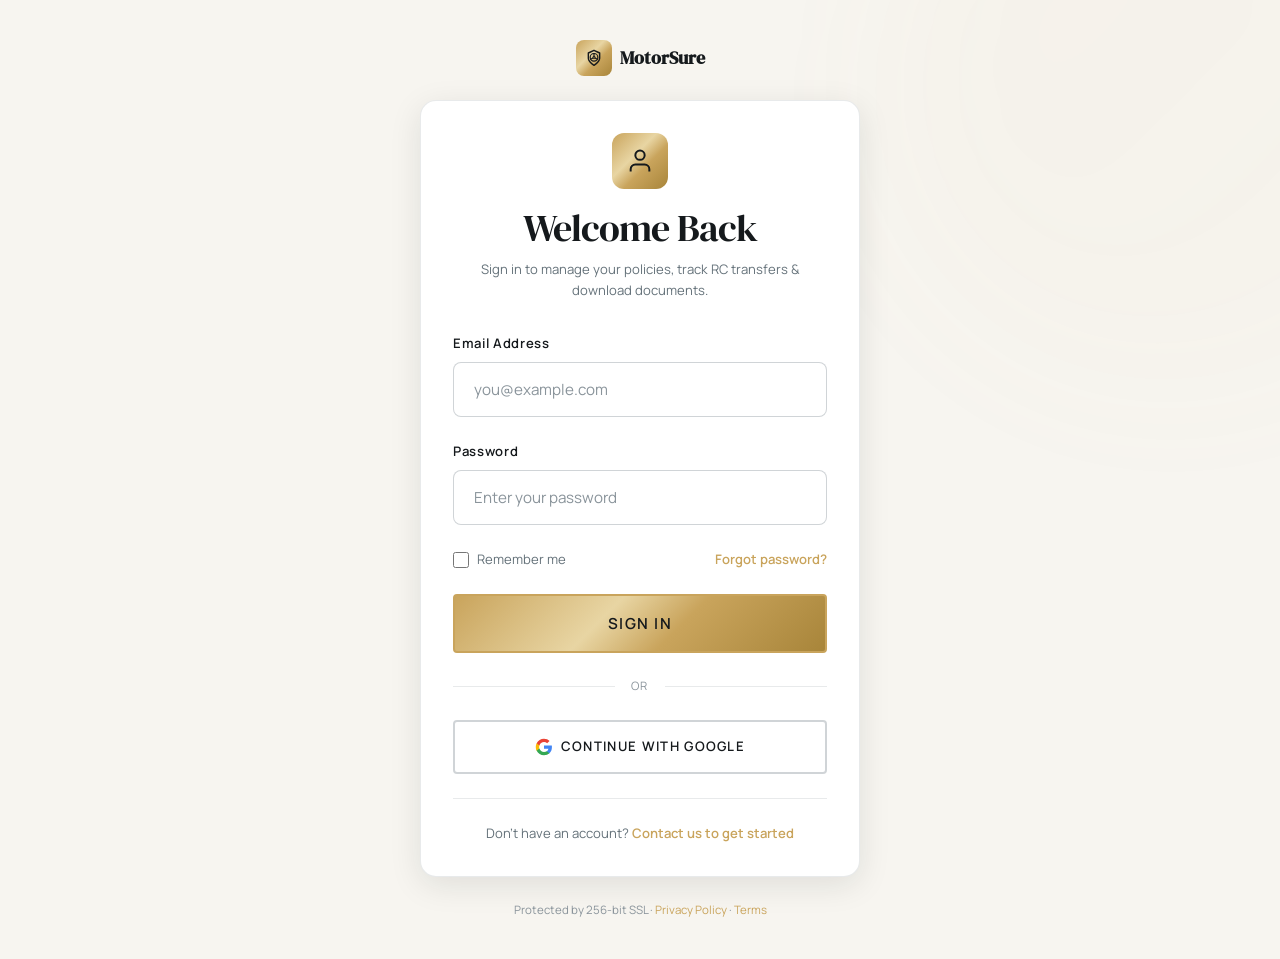
<file: login.html>
<!DOCTYPE html>
<html lang="en" dir="ltr" data-theme="light">
<head>
  <meta charset="UTF-8"><meta name="viewport" content="width=device-width, initial-scale=1.0">
  <meta name="description" content="Login to MotorSure — Access your motor insurance policies, RC transfer status, fitness and PUC documents.">
  <title>Login — MotorSure</title>
  <link rel="preconnect" href="https://fonts.googleapis.com"><link rel="preconnect" href="https://fonts.gstatic.com" crossorigin>
  <link href="https://fonts.googleapis.com/css2?family=DM+Serif+Display:ital@0;1&family=Manrope:wght@300;400;500;600;700;800&display=swap" rel="stylesheet">
  <link rel="icon" type="image/svg+xml" href="assets/images/favicon.svg">
  <link rel="stylesheet" href="css/variables.css"><link rel="stylesheet" href="css/base.css"><link rel="stylesheet" href="css/components.css"><link rel="stylesheet" href="css/layout.css"><link rel="stylesheet" href="css/animations.css"><link rel="stylesheet" href="css/dark-mode.css"><link rel="stylesheet" href="css/rtl.css"><link rel="stylesheet" href="css/responsive.css">
  <style>
    /* Override login-page padding since header is removed */
    .login-page {
      padding: var(--space-10) var(--space-4);
      min-height: 100vh;
    }
  </style>
</head>
<body>
  <main id="main-content">
    <section class="login-page" aria-label="Login">
      <div class="login-page__card">
        <div style="text-align:center;margin-bottom:var(--space-6);">
          <div style="display:flex;align-items:center;justify-content:center;gap:var(--space-2);margin-bottom:var(--space-2);">
            <div style="width:36px;height:36px;border-radius:var(--radius-md);background:var(--gradient-gold);display:flex;align-items:center;justify-content:center;color:var(--obsidian);"><svg viewBox="0 0 24 24" fill="none" stroke="#15191C" stroke-width="1.7" width="20" height="20" aria-hidden="true"><path d="M12 2.8L18.8 6V12.2C18.8 16 12 20.8 12 20.8S5.2 16 5.2 12.2V6L12 2.8Z" stroke-linejoin="round"/><circle cx="12" cy="11.2" r="4.6" stroke-width="1.4"/><circle cx="12" cy="11.2" r="1.3" stroke-width="1.2"/><path d="M12 6.6V9.9M16 13.45L13.15 11.9M8 13.45L10.85 11.9" stroke-linecap="round" stroke-width="1.4"/></svg></div>
            <span style="font-family:var(--font-heading);font-size:1.15rem;font-weight:700;">MotorSure</span>
          </div>
        </div>

        <div class="card" style="border-radius:var(--radius-xl);padding:var(--space-8);box-shadow:var(--shadow-lg);border:1px solid var(--color-border);">
          <div style="text-align:center;margin-bottom:var(--space-8);">
            <div style="width:56px;height:56px;margin:0 auto var(--space-4);border-radius:var(--radius-lg);background:var(--gradient-gold);display:flex;align-items:center;justify-content:center;color:var(--obsidian);">
              <svg viewBox="0 0 24 24" fill="none" stroke="currentColor" stroke-width="1.7" width="28" height="28" aria-hidden="true"><path d="M20 21v-2a4 4 0 00-4-4H8a4 4 0 00-4 4v2"/><circle cx="12" cy="7" r="4"/></svg>
            </div>
            <h1 style="font-size:var(--fs-h2);margin-bottom:var(--space-2);">Welcome Back</h1>
            <p style="font-size:var(--fs-small);color:var(--color-text-secondary);margin-bottom:0;">Sign in to manage your policies, track RC transfers & download documents.</p>
          </div>

          <form data-validate novalidate>
            <div class="form-group">
              <label class="form-label" for="lp-email">Email Address</label>
              <input type="email" id="lp-email" class="form-input" placeholder="you@example.com" required data-validate-type="email" autocomplete="email">
            </div>
            <div class="form-group">
              <label class="form-label" for="lp-password">Password</label>
              <input type="password" id="lp-password" class="form-input" placeholder="Enter your password" required data-min-length="6" autocomplete="current-password">
            </div>

            <div style="display:flex;align-items:center;justify-content:space-between;gap:var(--space-4);margin-bottom:var(--space-6);flex-wrap:wrap;">
              <label style="display:flex;align-items:center;gap:var(--space-2);font-size:var(--fs-small);color:var(--color-text-secondary);cursor:pointer;user-select:none;">
                <input type="checkbox" style="width:16px;height:16px;accent-color:var(--color-accent);"> Remember me
              </label>
              <a href="#" onclick="event.preventDefault();alert('Password reset link will be sent to your email.');" style="font-size:var(--fs-small);font-weight:var(--fw-semibold);">Forgot password?</a>
            </div>

            <button type="submit" class="btn btn--primary btn--lg" style="width:100%;">Sign In</button>

            <div style="display:flex;align-items:center;gap:var(--space-4);margin:var(--space-6) 0;font-size:var(--fs-caption);color:var(--color-text-muted);text-transform:uppercase;letter-spacing:var(--ls-wider);">
              <span style="flex:1;height:1px;background:var(--color-border);"></span> or <span style="flex:1;height:1px;background:var(--color-border);"></span>
            </div>

            <div style="display:grid;gap:var(--space-3);">
              <button type="button" class="btn btn--ghost" style="width:100%;justify-content:center;" onclick="window.location.href='index.html'">
                <svg viewBox="0 0 24 24" width="18" height="18" aria-hidden="true"><path fill="#4285F4" d="M22.56 12.25c0-.78-.07-1.53-.2-2.25H12v4.26h5.92c-.26 1.37-1.04 2.53-2.21 3.31v2.77h3.57c2.08-1.92 3.28-4.74 3.28-8.09z"/><path fill="#34A853" d="M12 23c2.97 0 5.46-.98 7.28-2.66l-3.57-2.77c-.98.66-2.23 1.06-3.71 1.06-2.86 0-5.29-1.93-6.16-4.53H2.18v2.84C3.99 20.53 7.7 23 12 23z"/><path fill="#FBBC05" d="M5.84 14.09c-.22-.66-.35-1.36-.35-2.09s.13-1.43.35-2.09V7.07H2.18C1.43 8.55 1 10.22 1 12s.43 3.45 1.18 4.93l2.85-2.22.81-.62z"/><path fill="#EA4335" d="M12 5.38c1.62 0 3.06.56 4.21 1.64l3.15-3.15C17.45 2.09 14.97 1 12 1 7.7 1 3.99 3.47 2.18 7.07l3.66 2.84c.87-2.6 3.3-4.53 6.16-4.53z"/></svg>
                Continue with Google
              </button>
            </div>

            <div style="text-align:center;font-size:var(--fs-small);color:var(--color-text-secondary);margin-top:var(--space-6);padding-top:var(--space-6);border-top:1px solid var(--color-border);">
              Don't have an account? <a href="contact.html" style="font-weight:var(--fw-semibold);">Contact us to get started</a>
            </div>
          </form>
        </div>

        <p style="text-align:center;font-size:var(--fs-caption);color:var(--color-text-muted);margin-top:var(--space-6);">
          Protected by 256-bit SSL · <a href="privacy-policy.html">Privacy Policy</a> · <a href="terms.html">Terms</a>
        </p>
      </div>
    </section>
  </main>

  <script src="js/theme.js"></script><script src="js/forms.js"></script><script src="js/login.js"></script><script src="js/app.js"></script>
</body>
</html>
</file>
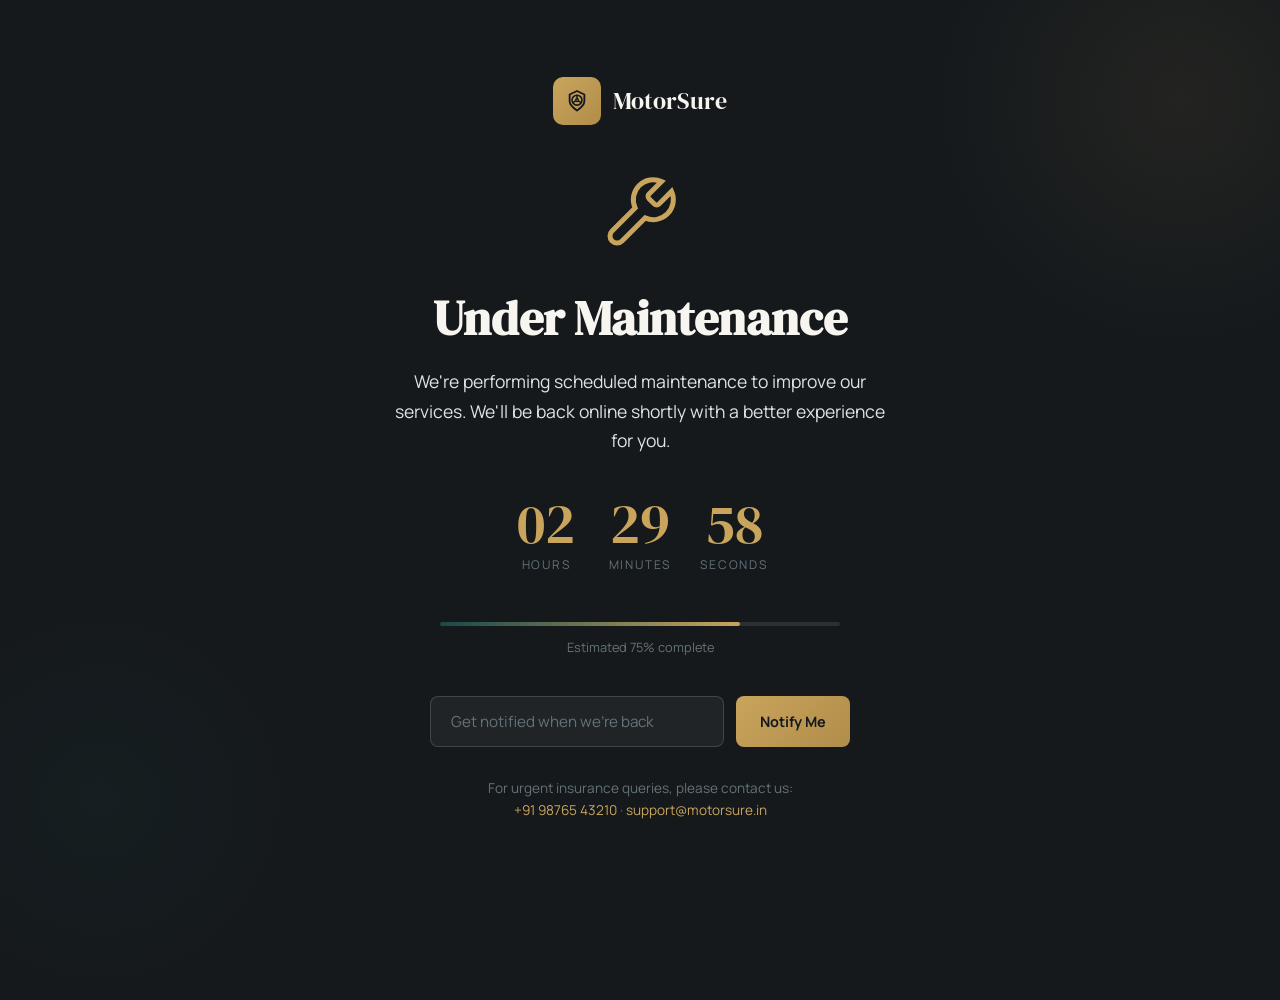
<file: maintenance.html>
<!DOCTYPE html>
<html lang="en" dir="ltr" data-theme="light">
<head>
  <meta charset="UTF-8"><meta name="viewport" content="width=device-width, initial-scale=1.0">
  <meta name="description" content="MotorSure is currently undergoing scheduled maintenance. We'll be back shortly.">
  <title>Maintenance — MotorSure</title>
  <link rel="preconnect" href="https://fonts.googleapis.com"><link rel="preconnect" href="https://fonts.gstatic.com" crossorigin>
  <link href="https://fonts.googleapis.com/css2?family=DM+Serif+Display:ital@0;1&family=Manrope:wght@300;400;500;600;700;800&display=swap" rel="stylesheet">
  <link rel="icon" type="image/svg+xml" href="assets/images/favicon.svg">
  <style>
    *,*::before,*::after{box-sizing:border-box;margin:0;padding:0;}
    :root{--obsidian:#15191C;--champagne:#C9A45C;--steel:#65727A;--ivory:#F7F5F0;--teal:#174A4A;--mist:#DDE4E3;}
    body{font-family:'Manrope',sans-serif;background:var(--obsidian);color:var(--ivory);min-height:100vh;display:flex;align-items:center;justify-content:center;overflow:hidden;position:relative;}
    body::before{content:'';position:absolute;width:500px;height:500px;border-radius:50%;background:radial-gradient(circle,rgba(201,164,92,0.08),transparent 70%);top:-150px;right:-150px;}
    body::after{content:'';position:absolute;width:400px;height:400px;border-radius:50%;background:radial-gradient(circle,rgba(23,74,74,0.1),transparent 70%);bottom:-100px;left:-100px;}

    .maintenance{text-align:center;max-width:640px;padding:2rem;position:relative;z-index:1;}
    .maintenance__logo{display:flex;align-items:center;justify-content:center;gap:0.75rem;margin-bottom:3rem;opacity:0;animation:fadeIn .8s .2s forwards;}
    .maintenance__logo-icon{width:48px;height:48px;border-radius:10px;background:linear-gradient(135deg,var(--champagne),#B08D4A);display:flex;align-items:center;justify-content:center;font-family:'DM Serif Display',serif;font-size:1.4rem;color:var(--obsidian);font-weight:700;}
    .maintenance__logo-text{font-family:'DM Serif Display',serif;font-size:1.5rem;}

    .maintenance__icon{width:80px;height:80px;margin:0 auto 2rem;opacity:0;animation:fadeIn .8s .4s forwards;}
    .maintenance__icon svg{width:100%;height:100%;animation:spin 8s linear infinite;}

    .maintenance__title{font-family:'DM Serif Display',serif;font-size:clamp(2rem,5vw,3rem);margin-bottom:1rem;opacity:0;animation:fadeIn .8s .6s forwards;}
    .maintenance__text{font-size:1.1rem;color:var(--mist);line-height:1.7;margin-bottom:2.5rem;max-width:500px;margin-left:auto;margin-right:auto;opacity:0;animation:fadeIn .8s .8s forwards;}

    .maintenance__countdown{display:flex;gap:1.5rem;justify-content:center;margin-bottom:3rem;flex-wrap:wrap;opacity:0;animation:fadeIn .8s 1s forwards;}
    .countdown-item{text-align:center;}
    .countdown-item__value{font-family:'DM Serif Display',serif;font-size:clamp(2.5rem,6vw,3.5rem);color:var(--champagne);line-height:1;display:block;min-width:70px;}
    .countdown-item__label{font-size:0.75rem;text-transform:uppercase;letter-spacing:0.15em;color:var(--steel);margin-top:0.5rem;}

    .maintenance__progress{max-width:400px;margin:0 auto 2.5rem;opacity:0;animation:fadeIn .8s 1.2s forwards;}
    .progress-bar{height:4px;background:rgba(255,255,255,0.1);border-radius:2px;overflow:hidden;}
    .progress-bar__fill{height:100%;width:75%;background:linear-gradient(90deg,var(--teal),var(--champagne));border-radius:2px;animation:progressPulse 2s ease-in-out infinite;}
    .progress-label{font-size:0.8rem;color:var(--steel);margin-top:0.75rem;}

    .maintenance__notify{max-width:420px;margin:0 auto 2rem;display:flex;gap:0.75rem;opacity:0;animation:fadeIn .8s 1.4s forwards;}
    .maintenance__notify input{flex:1;padding:0.875rem 1.25rem;border:1px solid rgba(255,255,255,0.15);border-radius:8px;background:rgba(255,255,255,0.05);color:var(--ivory);font-family:inherit;font-size:0.95rem;outline:none;transition:border-color .2s;}
    .maintenance__notify input:focus{border-color:var(--champagne);}
    .maintenance__notify input::placeholder{color:var(--steel);}
    .maintenance__notify button{padding:0.875rem 1.5rem;border:none;border-radius:8px;background:linear-gradient(135deg,var(--champagne),#B08D4A);color:var(--obsidian);font-family:inherit;font-weight:700;font-size:0.9rem;cursor:pointer;transition:transform .2s,box-shadow .2s;white-space:nowrap;}
    .maintenance__notify button:hover{transform:translateY(-2px);box-shadow:0 8px 24px rgba(201,164,92,0.3);}

    .maintenance__contact{opacity:0;animation:fadeIn .8s 1.6s forwards;}
    .maintenance__contact p{font-size:0.85rem;color:var(--steel);margin-bottom:0.25rem;}
    .maintenance__contact a{color:var(--champagne);text-decoration:none;transition:opacity .2s;}
    .maintenance__contact a:hover{opacity:0.8;}

    @keyframes fadeIn{from{opacity:0;transform:translateY(20px);}to{opacity:1;transform:translateY(0);}}
    @keyframes spin{from{transform:rotate(0deg);}to{transform:rotate(360deg);}}
    @keyframes progressPulse{0%,100%{opacity:1;}50%{opacity:0.6;}}

    @media(max-width:480px){.maintenance__countdown{gap:1rem;}.maintenance__notify{flex-direction:column;}}
  </style>
</head>
<body>
  <main class="maintenance" id="main-content">
    <!-- ══ SECTION 1: Logo ══ -->
    <div class="maintenance__logo">
      <div class="maintenance__logo-icon" style="display:flex;align-items:center;justify-content:center;color:var(--obsidian);"><svg viewBox="0 0 24 24" fill="none" stroke="#15191C" stroke-width="1.7" width="26" height="26" aria-hidden="true"><path d="M12 2.8L18.8 6V12.2C18.8 16 12 20.8 12 20.8S5.2 16 5.2 12.2V6L12 2.8Z" stroke-linejoin="round"/><circle cx="12" cy="11.2" r="4.6" stroke-width="1.4"/><circle cx="12" cy="11.2" r="1.3" stroke-width="1.2"/><path d="M12 6.6V9.9M16 13.45L13.15 11.9M8 13.45L10.85 11.9" stroke-linecap="round" stroke-width="1.4"/></svg></div>
      <span class="maintenance__logo-text">MotorSure</span>
    </div>

    <!-- ══ SECTION 2: Icon & Message ══ -->
    <div class="maintenance__icon">
      <svg viewBox="0 0 24 24" fill="none" stroke="var(--champagne)" stroke-width="1.5">
        <path d="M14.7 6.3a1 1 0 000 1.4l1.6 1.6a1 1 0 001.4 0l3.77-3.77a6 6 0 01-7.94 7.94l-6.91 6.91a2.12 2.12 0 01-3-3l6.91-6.91a6 6 0 017.94-7.94l-3.76 3.76z"/>
      </svg>
    </div>
    <h1 class="maintenance__title">Under Maintenance</h1>
    <p class="maintenance__text">We're performing scheduled maintenance to improve our services. We'll be back online shortly with a better experience for you.</p>

    <!-- ══ SECTION 3: Countdown Timer ══ -->
    <div class="maintenance__countdown" id="countdown">
      <div class="countdown-item"><span class="countdown-item__value" id="cd-hours">02</span><span class="countdown-item__label">Hours</span></div>
      <div class="countdown-item"><span class="countdown-item__value" id="cd-minutes">30</span><span class="countdown-item__label">Minutes</span></div>
      <div class="countdown-item"><span class="countdown-item__value" id="cd-seconds">00</span><span class="countdown-item__label">Seconds</span></div>
    </div>

    <!-- ══ SECTION 4: Progress Bar ══ -->
    <div class="maintenance__progress">
      <div class="progress-bar"><div class="progress-bar__fill"></div></div>
      <p class="progress-label">Estimated 75% complete</p>
    </div>

    <!-- ══ SECTION 5: Notify Form ══ -->
    <form class="maintenance__notify" onsubmit="event.preventDefault();this.querySelector('button').textContent='Subscribed ✓';this.querySelector('input').disabled=true;">
      <input type="email" placeholder="Get notified when we're back" required aria-label="Email for notification">
      <button type="submit">Notify Me</button>
    </form>

    <!-- ══ SECTION 6: Emergency Contact ══ -->
    <div class="maintenance__contact">
      <p>For urgent insurance queries, please contact us:</p>
      <p><a href="tel:+919876543210">+91 98765 43210</a> · <a href="mailto:support@motorsure.in">support@motorsure.in</a></p>
    </div>
  </main>

  <script>
    // Countdown timer
    (function() {
      const endTime = new Date().getTime() + (2.5 * 60 * 60 * 1000);
      function updateCountdown() {
        const now = new Date().getTime();
        const diff = Math.max(0, endTime - now);
        const h = Math.floor(diff / (1000 * 60 * 60));
        const m = Math.floor((diff % (1000 * 60 * 60)) / (1000 * 60));
        const s = Math.floor((diff % (1000 * 60)) / 1000);
        document.getElementById('cd-hours').textContent = String(h).padStart(2, '0');
        document.getElementById('cd-minutes').textContent = String(m).padStart(2, '0');
        document.getElementById('cd-seconds').textContent = String(s).padStart(2, '0');
        if (diff > 0) requestAnimationFrame(updateCountdown);
      }
      updateCountdown();
    })();
  </script>
</body>
</html>
</file>
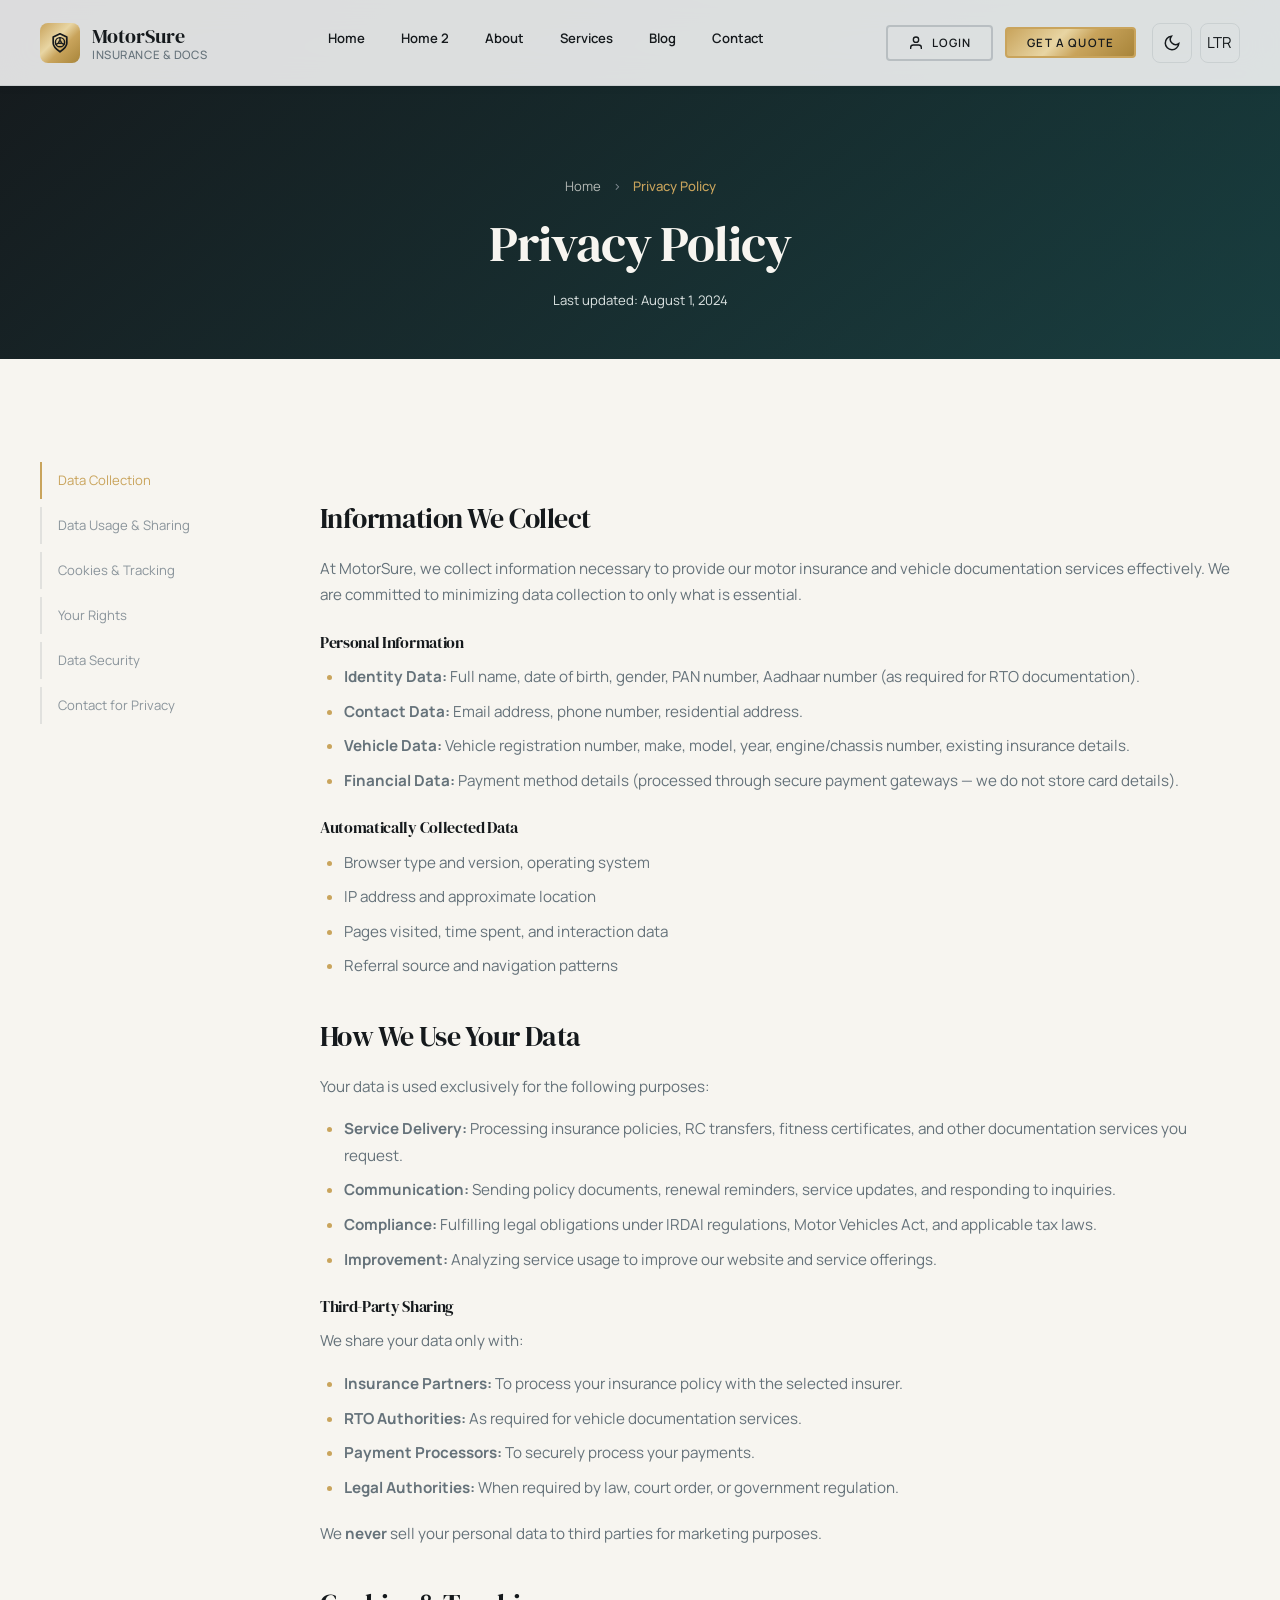
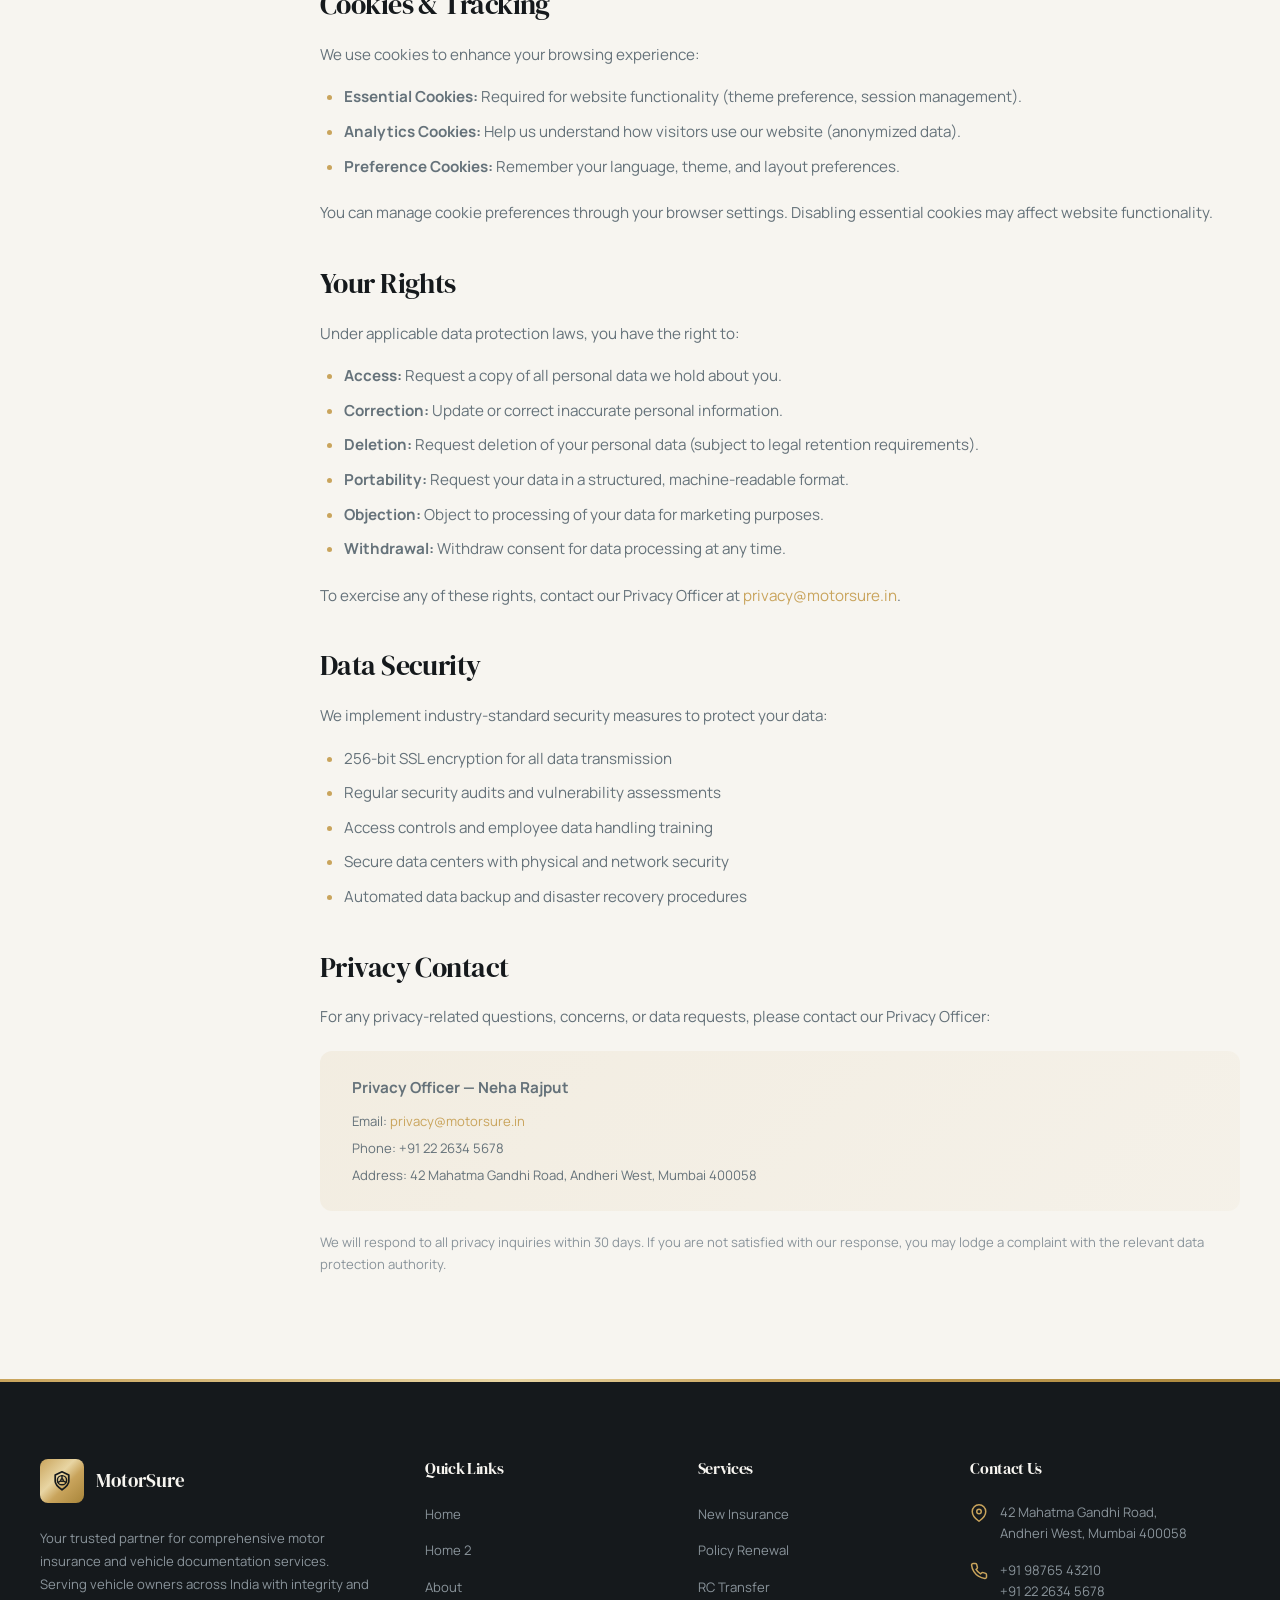
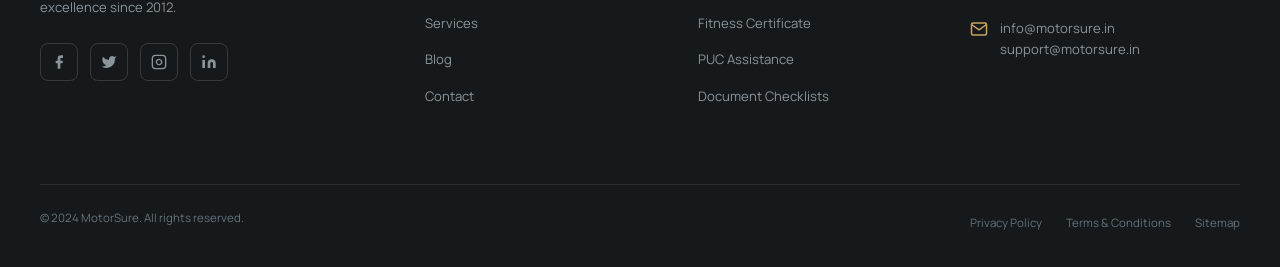
<file: privacy-policy.html>
<!DOCTYPE html>
<html lang="en" dir="ltr" data-theme="light">
<head>
  <meta charset="UTF-8"><meta name="viewport" content="width=device-width, initial-scale=1.0">
  <meta name="description" content="MotorSure Privacy Policy — How we collect, use, and protect your personal information.">
  <title>Privacy Policy — MotorSure</title>
  <link rel="preconnect" href="https://fonts.googleapis.com"><link rel="preconnect" href="https://fonts.gstatic.com" crossorigin>
  <link href="https://fonts.googleapis.com/css2?family=DM+Serif+Display:ital@0;1&family=Manrope:wght@300;400;500;600;700;800&display=swap" rel="stylesheet">
  <link rel="icon" type="image/svg+xml" href="assets/images/favicon.svg">
  <link rel="stylesheet" href="css/variables.css"><link rel="stylesheet" href="css/base.css"><link rel="stylesheet" href="css/components.css"><link rel="stylesheet" href="css/layout.css"><link rel="stylesheet" href="css/animations.css"><link rel="stylesheet" href="css/dark-mode.css"><link rel="stylesheet" href="css/rtl.css"><link rel="stylesheet" href="css/responsive.css">
  <style>.legal-layout{display:grid;grid-template-columns:240px 1fr;gap:var(--space-10);align-items:start;}.legal-nav{position:sticky;top:120px;}.legal-nav__list{list-style:none;padding:0;margin:0;}.legal-nav__link{display:block;padding:var(--space-2) var(--space-4);font-size:var(--fs-small);color:var(--color-text-muted);text-decoration:none;border-left:2px solid var(--color-border);transition:all .2s;margin-bottom:var(--space-1);}.legal-nav__link:hover,.legal-nav__link.active{color:var(--color-accent);border-left-color:var(--color-accent);}.legal-body h2{margin:var(--space-10) 0 var(--space-5);font-size:var(--fs-h3);}.legal-body h3{margin:var(--space-6) 0 var(--space-3);font-size:var(--fs-h5);}.legal-body p,.legal-body li{line-height:var(--lh-relaxed);}.legal-body ul{margin-bottom:var(--space-5);}@media(max-width:768px){.legal-layout{grid-template-columns:1fr;}.legal-nav{display:none;}}</style>
</head>
<body>
  <a href="#main-content" class="skip-link">Skip to main content</a>
  <header class="navbar" id="navbar" role="banner">
    <div class="navbar__inner">
      <a href="index.html" class="navbar__brand" aria-label="MotorSure Home">
        <div class="navbar__logo"><svg viewBox="0 0 24 24" fill="none" stroke="#15191C" stroke-width="1.7" width="24" height="24" aria-hidden="true"><path d="M12 2.8L18.8 6V12.2C18.8 16 12 20.8 12 20.8S5.2 16 5.2 12.2V6L12 2.8Z" stroke-linejoin="round"/><circle cx="12" cy="11.2" r="4.6" stroke-width="1.4"/><circle cx="12" cy="11.2" r="1.3" stroke-width="1.2"/><path d="M12 6.6V9.9M16 13.45L13.15 11.9M8 13.45L10.85 11.9" stroke-linecap="round" stroke-width="1.4"/></svg></div>
        <div class="navbar__brand-name">
          MotorSure
          <span>Insurance & Docs</span>
        </div>
      </a>

      <nav aria-label="Main navigation">
        <ul class="navbar__nav" role="menubar">
          <li role="none"><a href="index.html" class="navbar__link" role="menuitem">Home</a></li>
          <li role="none"><a href="home-2.html" class="navbar__link" role="menuitem">Home 2</a></li>
          <li role="none"><a href="about.html" class="navbar__link" role="menuitem">About</a></li>
          <li role="none"><a href="services.html" class="navbar__link" role="menuitem">Services</a></li>
          <li role="none"><a href="blog.html" class="navbar__link" role="menuitem">Blog</a></li>
          <li role="none"><a href="contact.html" class="navbar__link" role="menuitem">Contact</a></li>
        </ul>
      </nav>

      <div class="navbar__actions">
        <a href="login.html" class="btn btn--ghost btn--sm navbar__login" data-login-trigger aria-label="Login">
          <svg viewBox="0 0 24 24" fill="none" stroke="currentColor" stroke-width="2" width="16" height="16" aria-hidden="true"><path d="M20 21v-2a4 4 0 00-4-4H8a4 4 0 00-4 4v2"/><circle cx="12" cy="7" r="4"/></svg>
          Login
        </a>
        <a href="contact.html" class="btn btn--primary btn--sm navbar__cta">Get a Quote</a>
        <button class="navbar__toggle-btn" data-theme-toggle aria-label="Toggle dark mode">
          <svg class="icon-sun" viewBox="0 0 24 24" fill="none" stroke="currentColor" stroke-width="2" style="display:none"><circle cx="12" cy="12" r="5"/><line x1="12" y1="1" x2="12" y2="3"/><line x1="12" y1="21" x2="12" y2="23"/><line x1="4.22" y1="4.22" x2="5.64" y2="5.64"/><line x1="18.36" y1="18.36" x2="19.78" y2="19.78"/><line x1="1" y1="12" x2="3" y2="12"/><line x1="21" y1="12" x2="23" y2="12"/><line x1="4.22" y1="19.78" x2="5.64" y2="18.36"/><line x1="18.36" y1="5.64" x2="19.78" y2="4.22"/></svg>
          <svg class="icon-moon" viewBox="0 0 24 24" fill="none" stroke="currentColor" stroke-width="2"><path d="M21 12.79A9 9 0 1 1 11.21 3 7 7 0 0 0 21 12.79z"/></svg>
        </button>
        <button class="navbar__toggle-btn" data-rtl-toggle aria-label="Toggle RTL">LTR</button>
        <button class="navbar__hamburger" aria-label="Open menu" aria-expanded="false">
          <span></span><span></span><span></span>
        </button>
      </div>
    </div>
  </header>
  <div class="mobile-menu__overlay" aria-hidden="true"></div>
  <aside class="mobile-menu" id="mobile-menu" aria-label="Mobile navigation">
    <button class="mobile-menu__close" aria-label="Close menu">
      <svg viewBox="0 0 24 24" fill="none" stroke="currentColor" stroke-width="2" width="18" height="18"><line x1="18" y1="6" x2="6" y2="18"/><line x1="6" y1="6" x2="18" y2="18"/></svg>
    </button>
    <ul class="mobile-menu__nav">
      <li><a href="index.html" class="mobile-menu__link">Home</a></li>
      <li><a href="home-2.html" class="mobile-menu__link">Home 2</a></li>
      <li><a href="about.html" class="mobile-menu__link">About</a></li>
      <li><a href="services.html" class="mobile-menu__link">Services</a></li>
      <li><a href="blog.html" class="mobile-menu__link">Blog</a></li>
      <li><a href="contact.html" class="mobile-menu__link">Contact</a></li>
    </ul>
    <div class="mobile-menu__actions">
      <a href="login.html" class="btn btn--ghost" style="width:100%;justify-content:center;" data-login-trigger>
        <svg viewBox="0 0 24 24" fill="none" stroke="currentColor" stroke-width="2" width="16" height="16" aria-hidden="true"><path d="M20 21v-2a4 4 0 00-4-4H8a4 4 0 00-4 4v2"/><circle cx="12" cy="7" r="4"/></svg>
        Login
      </a>
      <a href="contact.html" class="btn btn--primary" style="width:100%;justify-content:center;">Get a Quote</a>
    </div>
  </aside>

  <main id="main-content">
    <!-- ══ SECTION 1: Legal Page Header ══ -->
    <section class="page-hero" style="background:var(--gradient-dark);padding:calc(var(--space-24) + 80px) 0 var(--space-12);">
      <div class="container"><nav class="breadcrumb" aria-label="Breadcrumb"><a href="index.html">Home</a><span class="breadcrumb__separator">›</span><span class="breadcrumb__current">Privacy Policy</span></nav><h1>Privacy Policy</h1><p style="color:var(--mist);font-size:var(--fs-small);margin-top:var(--space-3);">Last updated: August 1, 2024</p></div>
    </section>

    <!-- ══ SECTIONS 2–6: Policy Navigation + Content ══ -->
    <section class="section">
      <div class="container">
        <div class="legal-layout">
          <!-- Section 2: Policy Navigation -->
          <aside class="legal-nav" aria-label="Policy sections">
            <ul class="legal-nav__list">
              <li><a href="#data-collection" class="legal-nav__link active">Data Collection</a></li>
              <li><a href="#data-usage" class="legal-nav__link">Data Usage & Sharing</a></li>
              <li><a href="#cookies" class="legal-nav__link">Cookies & Tracking</a></li>
              <li><a href="#user-rights" class="legal-nav__link">Your Rights</a></li>
              <li><a href="#data-security" class="legal-nav__link">Data Security</a></li>
              <li><a href="#contact-privacy" class="legal-nav__link">Contact for Privacy</a></li>
            </ul>
          </aside>

          <div class="legal-body">
            <!-- Section 3: Data Collection -->
            <section id="data-collection">
              <h2>Information We Collect</h2>
              <p>At MotorSure, we collect information necessary to provide our motor insurance and vehicle documentation services effectively. We are committed to minimizing data collection to only what is essential.</p>
              <h3>Personal Information</h3>
              <ul>
                <li><strong>Identity Data:</strong> Full name, date of birth, gender, PAN number, Aadhaar number (as required for RTO documentation).</li>
                <li><strong>Contact Data:</strong> Email address, phone number, residential address.</li>
                <li><strong>Vehicle Data:</strong> Vehicle registration number, make, model, year, engine/chassis number, existing insurance details.</li>
                <li><strong>Financial Data:</strong> Payment method details (processed through secure payment gateways — we do not store card details).</li>
              </ul>
              <h3>Automatically Collected Data</h3>
              <ul>
                <li>Browser type and version, operating system</li>
                <li>IP address and approximate location</li>
                <li>Pages visited, time spent, and interaction data</li>
                <li>Referral source and navigation patterns</li>
              </ul>
            </section>

            <!-- Section 4: Data Usage & Sharing -->
            <section id="data-usage">
              <h2>How We Use Your Data</h2>
              <p>Your data is used exclusively for the following purposes:</p>
              <ul>
                <li><strong>Service Delivery:</strong> Processing insurance policies, RC transfers, fitness certificates, and other documentation services you request.</li>
                <li><strong>Communication:</strong> Sending policy documents, renewal reminders, service updates, and responding to inquiries.</li>
                <li><strong>Compliance:</strong> Fulfilling legal obligations under IRDAI regulations, Motor Vehicles Act, and applicable tax laws.</li>
                <li><strong>Improvement:</strong> Analyzing service usage to improve our website and service offerings.</li>
              </ul>
              <h3>Third-Party Sharing</h3>
              <p>We share your data only with:</p>
              <ul>
                <li><strong>Insurance Partners:</strong> To process your insurance policy with the selected insurer.</li>
                <li><strong>RTO Authorities:</strong> As required for vehicle documentation services.</li>
                <li><strong>Payment Processors:</strong> To securely process your payments.</li>
                <li><strong>Legal Authorities:</strong> When required by law, court order, or government regulation.</li>
              </ul>
              <p>We <strong>never</strong> sell your personal data to third parties for marketing purposes.</p>
            </section>

            <!-- Section 5: User Rights -->
            <section id="cookies">
              <h2>Cookies & Tracking</h2>
              <p>We use cookies to enhance your browsing experience:</p>
              <ul>
                <li><strong>Essential Cookies:</strong> Required for website functionality (theme preference, session management).</li>
                <li><strong>Analytics Cookies:</strong> Help us understand how visitors use our website (anonymized data).</li>
                <li><strong>Preference Cookies:</strong> Remember your language, theme, and layout preferences.</li>
              </ul>
              <p>You can manage cookie preferences through your browser settings. Disabling essential cookies may affect website functionality.</p>
            </section>

            <section id="user-rights">
              <h2>Your Rights</h2>
              <p>Under applicable data protection laws, you have the right to:</p>
              <ul>
                <li><strong>Access:</strong> Request a copy of all personal data we hold about you.</li>
                <li><strong>Correction:</strong> Update or correct inaccurate personal information.</li>
                <li><strong>Deletion:</strong> Request deletion of your personal data (subject to legal retention requirements).</li>
                <li><strong>Portability:</strong> Request your data in a structured, machine-readable format.</li>
                <li><strong>Objection:</strong> Object to processing of your data for marketing purposes.</li>
                <li><strong>Withdrawal:</strong> Withdraw consent for data processing at any time.</li>
              </ul>
              <p>To exercise any of these rights, contact our Privacy Officer at <a href="mailto:privacy@motorsure.in">privacy@motorsure.in</a>.</p>
            </section>

            <section id="data-security">
              <h2>Data Security</h2>
              <p>We implement industry-standard security measures to protect your data:</p>
              <ul>
                <li>256-bit SSL encryption for all data transmission</li>
                <li>Regular security audits and vulnerability assessments</li>
                <li>Access controls and employee data handling training</li>
                <li>Secure data centers with physical and network security</li>
                <li>Automated data backup and disaster recovery procedures</li>
              </ul>
            </section>

            <!-- Section 6: Contact for Privacy -->
            <section id="contact-privacy">
              <h2>Privacy Contact</h2>
              <p>For any privacy-related questions, concerns, or data requests, please contact our Privacy Officer:</p>
              <div style="background:var(--gradient-gold-subtle);padding:var(--space-6) var(--space-8);border-radius:var(--radius-lg);margin-top:var(--space-5);">
                <p style="margin-bottom:var(--space-2);"><strong>Privacy Officer — Neha Rajput</strong></p>
                <p style="font-size:var(--fs-small);margin-bottom:var(--space-1);">Email: <a href="mailto:privacy@motorsure.in">privacy@motorsure.in</a></p>
                <p style="font-size:var(--fs-small);margin-bottom:var(--space-1);">Phone: +91 22 2634 5678</p>
                <p style="font-size:var(--fs-small);margin-bottom:0;">Address: 42 Mahatma Gandhi Road, Andheri West, Mumbai 400058</p>
              </div>
              <p style="margin-top:var(--space-5);font-size:var(--fs-small);color:var(--color-text-muted);">We will respond to all privacy inquiries within 30 days. If you are not satisfied with our response, you may lodge a complaint with the relevant data protection authority.</p>
            </section>
          </div>
        </div>
      </div>
    </section>
  </main>

  <footer class="footer" id="footer" role="contentinfo">
    <div class="container">
      <div class="footer__grid">
        <!-- Column 1: Brand -->
        <div>
          <div class="footer__brand">
            <div class="footer__logo"><svg viewBox="0 0 24 24" fill="none" stroke="#15191C" stroke-width="1.7" width="24" height="24" aria-hidden="true"><path d="M12 2.8L18.8 6V12.2C18.8 16 12 20.8 12 20.8S5.2 16 5.2 12.2V6L12 2.8Z" stroke-linejoin="round"/><circle cx="12" cy="11.2" r="4.6" stroke-width="1.4"/><circle cx="12" cy="11.2" r="1.3" stroke-width="1.2"/><path d="M12 6.6V9.9M16 13.45L13.15 11.9M8 13.45L10.85 11.9" stroke-linecap="round" stroke-width="1.4"/></svg></div>
            <div class="footer__brand-name">MotorSure</div>
          </div>
          <p class="footer__about">Your trusted partner for comprehensive motor insurance and vehicle documentation services. Serving vehicle owners across India with integrity and excellence since 2012.</p>
          <div class="footer__social">
            <a href="#" class="footer__social-link" aria-label="Facebook"><svg viewBox="0 0 24 24" fill="currentColor"><path d="M18 2h-3a5 5 0 00-5 5v3H7v4h3v8h4v-8h3l1-4h-4V7a1 1 0 011-1h3z"/></svg></a>
            <a href="#" class="footer__social-link" aria-label="Twitter"><svg viewBox="0 0 24 24" fill="currentColor"><path d="M23 3a10.9 10.9 0 01-3.14 1.53 4.48 4.48 0 00-7.86 3v1A10.66 10.66 0 013 4s-4 9 5 13a11.64 11.64 0 01-7 2c9 5 20 0 20-11.5a4.5 4.5 0 00-.08-.83A7.72 7.72 0 0023 3z"/></svg></a>
            <a href="#" class="footer__social-link" aria-label="Instagram"><svg viewBox="0 0 24 24" fill="none" stroke="currentColor" stroke-width="2"><rect x="2" y="2" width="20" height="20" rx="5"/><path d="M16 11.37A4 4 0 1112.63 8 4 4 0 0116 11.37z"/><line x1="17.5" y1="6.5" x2="17.51" y2="6.5"/></svg></a>
            <a href="#" class="footer__social-link" aria-label="LinkedIn"><svg viewBox="0 0 24 24" fill="currentColor"><path d="M16 8a6 6 0 016 6v7h-4v-7a2 2 0 00-2-2 2 2 0 00-2 2v7h-4v-7a6 6 0 016-6zM2 9h4v12H2zM4 6a2 2 0 100-4 2 2 0 000 4z"/></svg></a>
          </div>
        </div>
        <!-- Column 2: Quick Links -->
        <div>
          <h3 class="footer__heading">Quick Links</h3><ul class="footer__links"><li><a href="index.html">Home</a></li><li><a href="home-2.html">Home 2</a></li><li><a href="about.html">About</a></li><li><a href="services.html">Services</a></li><li><a href="blog.html">Blog</a></li><li><a href="contact.html">Contact</a></li></ul>
        </div>
        <!-- Column 3: Services -->
        <div>
          <h3 class="footer__heading">Services</h3>
          <ul class="footer__links">
            <li><a href="services.html">New Insurance</a></li>
            <li><a href="services.html">Policy Renewal</a></li>
            <li><a href="services.html">RC Transfer</a></li>
            <li><a href="services.html">Fitness Certificate</a></li>
            <li><a href="services.html">PUC Assistance</a></li>
            <li><a href="services.html">Document Checklists</a></li>
          </ul>
        </div>
        <!-- Column 4: Contact -->
        <div>
          <h3 class="footer__heading">Contact Us</h3>
          <div class="footer__contact-item">
            <svg viewBox="0 0 24 24" fill="none" stroke="currentColor" stroke-width="2"><path d="M21 10c0 7-9 13-9 13s-9-6-9-13a9 9 0 0118 0z"/><circle cx="12" cy="10" r="3"/></svg>
            <span>42 Mahatma Gandhi Road,<br>Andheri West, Mumbai 400058</span>
          </div>
          <div class="footer__contact-item">
            <svg viewBox="0 0 24 24" fill="none" stroke="currentColor" stroke-width="2"><path d="M22 16.92v3a2 2 0 01-2.18 2 19.79 19.79 0 01-8.63-3.07 19.5 19.5 0 01-6-6 19.79 19.79 0 01-3.07-8.67A2 2 0 014.11 2h3a2 2 0 012 1.72 12.84 12.84 0 00.7 2.81 2 2 0 01-.45 2.11L8.09 9.91a16 16 0 006 6l1.27-1.27a2 2 0 012.11-.45 12.84 12.84 0 002.81.7A2 2 0 0122 16.92z"/></svg>
            <span>+91 98765 43210<br>+91 22 2634 5678</span>
          </div>
          <div class="footer__contact-item">
            <svg viewBox="0 0 24 24" fill="none" stroke="currentColor" stroke-width="2"><path d="M4 4h16c1.1 0 2 .9 2 2v12c0 1.1-.9 2-2 2H4c-1.1 0-2-.9-2-2V6c0-1.1.9-2 2-2z"/><polyline points="22,6 12,13 2,6"/></svg>
            <span>info@motorsure.in<br>support@motorsure.in</span>
          </div>
        </div>
      </div>

      <div class="footer__bottom">
        <p class="footer__copy">&copy; 2024 MotorSure. All rights reserved.</p>
        <ul class="footer__bottom-links">
          <li><a href="privacy-policy.html">Privacy Policy</a></li>
          <li><a href="terms.html">Terms & Conditions</a></li>
          <li><a href="sitemap.html">Sitemap</a></li>
        </ul>
      </div>
    </div>
  </footer>
  <button class="back-to-top" aria-label="Back to top"><svg viewBox="0 0 24 24" fill="none" stroke="currentColor" stroke-width="2"><polyline points="18 15 12 9 6 15"/></svg></button>
  <script src="js/theme.js"></script><script src="js/rtl.js"></script><script src="js/navbar.js"></script><script src="js/scroll-reveal.js"></script><script src="js/back-to-top.js"></script><script src="js/page-transitions.js"></script><script src="js/lazy-load.js"></script><script src="js/login.js"></script>
  <script src="js/app.js"></script>
</body>
</html>
</file>
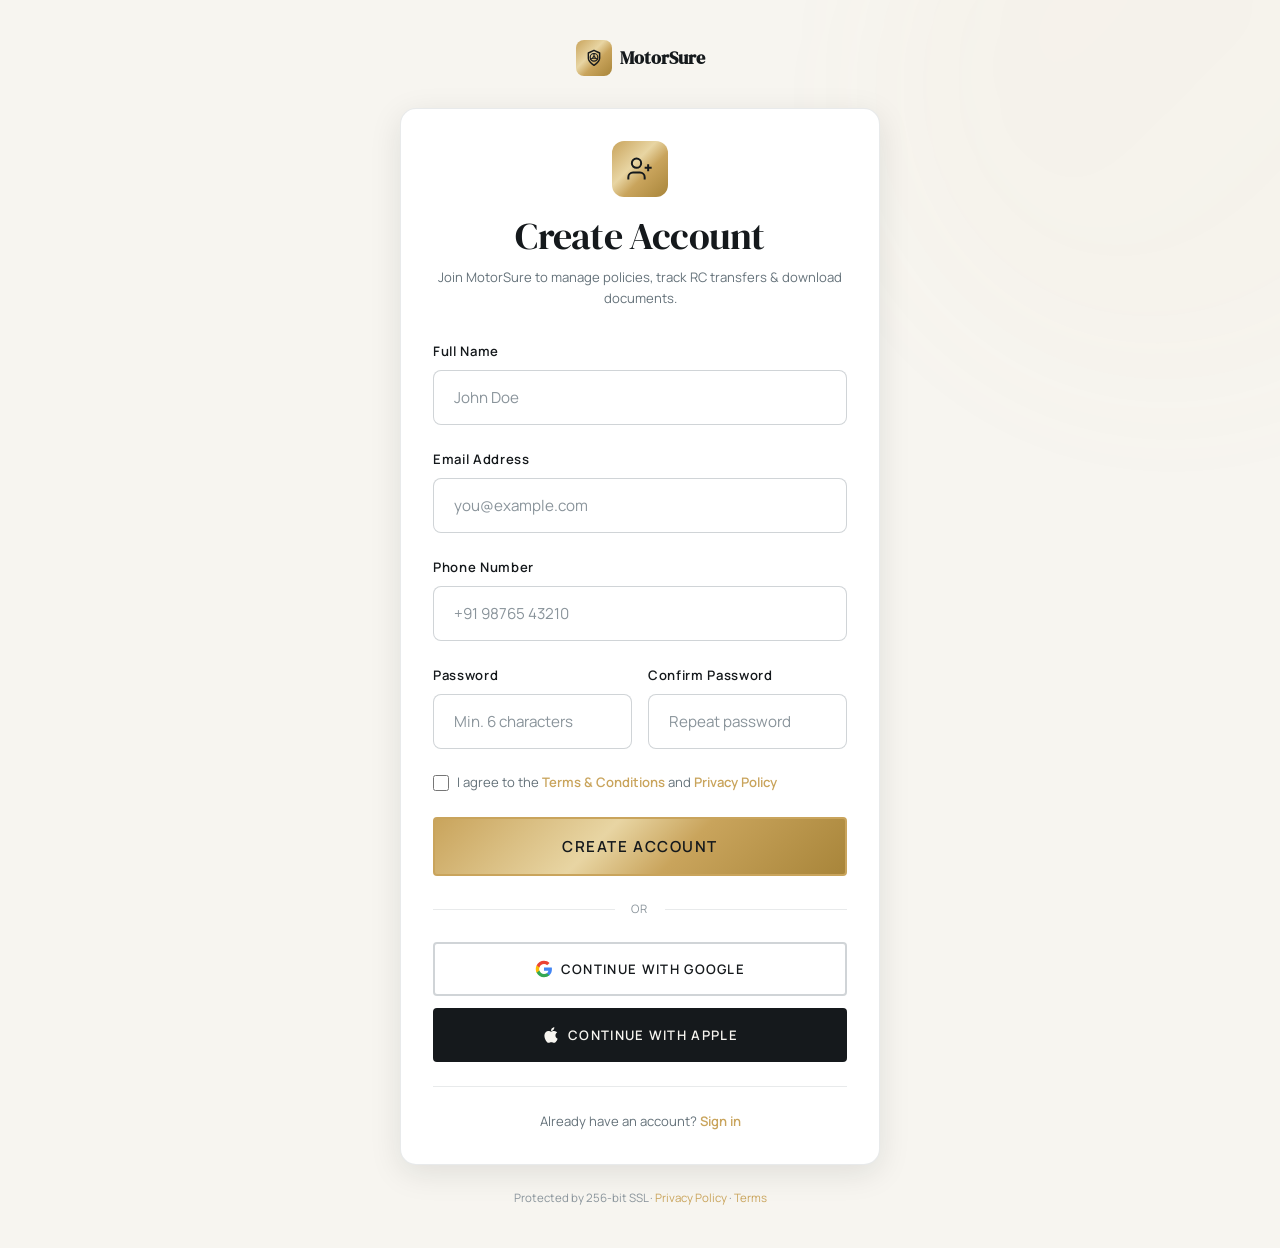
<file: signup.html>
<!DOCTYPE html>
<html lang="en" dir="ltr" data-theme="light">
<head>
  <meta charset="UTF-8"><meta name="viewport" content="width=device-width, initial-scale=1.0">
  <meta name="description" content="Create a MotorSure account — Manage motor insurance policies, RC transfer status, fitness and PUC documents.">
  <title>Sign Up — MotorSure</title>
  <link rel="preconnect" href="https://fonts.googleapis.com"><link rel="preconnect" href="https://fonts.gstatic.com" crossorigin>
  <link href="https://fonts.googleapis.com/css2?family=DM+Serif+Display:ital@0;1&family=Manrope:wght@300;400;500;600;700;800&display=swap" rel="stylesheet">
  <link rel="icon" type="image/svg+xml" href="assets/images/favicon.svg">
  <link rel="stylesheet" href="css/variables.css"><link rel="stylesheet" href="css/base.css"><link rel="stylesheet" href="css/components.css"><link rel="stylesheet" href="css/layout.css"><link rel="stylesheet" href="css/animations.css"><link rel="stylesheet" href="css/dark-mode.css"><link rel="stylesheet" href="css/rtl.css"><link rel="stylesheet" href="css/responsive.css">
  <style>
    /* Override login-page padding since header is removed */
    .login-page {
      padding: var(--space-10) var(--space-4);
      min-height: 100vh;
    }
  </style>
</head>
<body>
  <main id="main-content">
    <section class="login-page" aria-label="Sign up">
      <div class="login-page__card" style="max-width:480px;">
        <div style="text-align:center;margin-bottom:var(--space-6);">
          <a href="index.html" aria-label="MotorSure Home" style="display:inline-flex;align-items:center;justify-content:center;gap:var(--space-2);margin-bottom:var(--space-2);text-decoration:none;color:inherit;">
            <span style="width:36px;height:36px;border-radius:var(--radius-md);background:var(--gradient-gold);display:flex;align-items:center;justify-content:center;color:var(--obsidian);"><svg viewBox="0 0 24 24" fill="none" stroke="#15191C" stroke-width="1.7" width="20" height="20" aria-hidden="true"><path d="M12 2.8L18.8 6V12.2C18.8 16 12 20.8 12 20.8S5.2 16 5.2 12.2V6L12 2.8Z" stroke-linejoin="round"/><circle cx="12" cy="11.2" r="4.6" stroke-width="1.4"/><circle cx="12" cy="11.2" r="1.3" stroke-width="1.2"/><path d="M12 6.6V9.9M16 13.45L13.15 11.9M8 13.45L10.85 11.9" stroke-linecap="round" stroke-width="1.4"/></svg></span>
            <span style="font-family:var(--font-heading);font-size:1.15rem;font-weight:700;">MotorSure</span>
          </a>
        </div>

        <div class="card" style="border-radius:var(--radius-xl);padding:var(--space-8);box-shadow:var(--shadow-lg);border:1px solid var(--color-border);">
          <div style="text-align:center;margin-bottom:var(--space-8);">
            <div style="width:56px;height:56px;margin:0 auto var(--space-4);border-radius:var(--radius-lg);background:var(--gradient-gold);display:flex;align-items:center;justify-content:center;color:var(--obsidian);">
              <svg viewBox="0 0 24 24" fill="none" stroke="currentColor" stroke-width="1.7" width="28" height="28" aria-hidden="true"><path d="M16 21v-2a4 4 0 00-4-4H6a4 4 0 00-4 4v2"/><circle cx="9" cy="7" r="4"/><line x1="19" y1="8" x2="19" y2="14"/><line x1="22" y1="11" x2="16" y2="11"/></svg>
            </div>
            <h1 style="font-size:var(--fs-h2);margin-bottom:var(--space-2);">Create Account</h1>
            <p style="font-size:var(--fs-small);color:var(--color-text-secondary);margin-bottom:0;">Join MotorSure to manage policies, track RC transfers & download documents.</p>
          </div>

          <form data-validate data-form-type="signup" novalidate>
            <div class="form-group">
              <label class="form-label" for="su-name">Full Name</label>
              <input type="text" id="su-name" class="form-input" placeholder="John Doe" required autocomplete="name">
            </div>
            <div class="form-group">
              <label class="form-label" for="su-email">Email Address</label>
              <input type="email" id="su-email" class="form-input" placeholder="you@example.com" required data-validate-type="email" autocomplete="email">
            </div>
            <div class="form-group">
              <label class="form-label" for="su-phone">Phone Number</label>
              <input type="tel" id="su-phone" class="form-input" placeholder="+91 98765 43210" required data-validate-type="tel" autocomplete="tel">
            </div>
            <div style="display:grid;grid-template-columns:1fr 1fr;gap:var(--space-4);">
              <div class="form-group">
                <label class="form-label" for="su-password">Password</label>
                <input type="password" id="su-password" class="form-input" placeholder="Min. 6 characters" required data-min-length="6" autocomplete="new-password">
              </div>
              <div class="form-group">
                <label class="form-label" for="su-confirm">Confirm Password</label>
                <input type="password" id="su-confirm" class="form-input" placeholder="Repeat password" required data-min-length="6" data-match="su-password" autocomplete="new-password">
              </div>
            </div>

            <label style="display:flex;align-items:flex-start;gap:var(--space-2);font-size:var(--fs-small);color:var(--color-text-secondary);cursor:pointer;user-select:none;margin-bottom:var(--space-6);line-height:1.5;">
              <input type="checkbox" id="su-terms" required style="width:16px;height:16px;accent-color:var(--color-accent);margin-top:2px;flex-shrink:0;">
              <span>I agree to the <a href="terms.html" style="font-weight:var(--fw-semibold);">Terms &amp; Conditions</a> and <a href="privacy-policy.html" style="font-weight:var(--fw-semibold);">Privacy Policy</a></span>
            </label>

            <button type="submit" class="btn btn--primary btn--lg" style="width:100%;">Create Account</button>

            <div style="display:flex;align-items:center;gap:var(--space-4);margin:var(--space-6) 0;font-size:var(--fs-caption);color:var(--color-text-muted);text-transform:uppercase;letter-spacing:var(--ls-wider);">
              <span style="flex:1;height:1px;background:var(--color-border);"></span> or <span style="flex:1;height:1px;background:var(--color-border);"></span>
            </div>

            <div style="display:grid;gap:var(--space-3);">
              <button type="button" class="btn btn--ghost" style="width:100%;justify-content:center;" onclick="window.location.href='index.html'">
                <svg viewBox="0 0 24 24" width="18" height="18" aria-hidden="true"><path fill="#4285F4" d="M22.56 12.25c0-.78-.07-1.53-.2-2.25H12v4.26h5.92c-.26 1.37-1.04 2.53-2.21 3.31v2.77h3.57c2.08-1.92 3.28-4.74 3.28-8.09z"/><path fill="#34A853" d="M12 23c2.97 0 5.46-.98 7.28-2.66l-3.57-2.77c-.98.66-2.23 1.06-3.71 1.06-2.86 0-5.29-1.93-6.16-4.53H2.18v2.84C3.99 20.53 7.7 23 12 23z"/><path fill="#FBBC05" d="M5.84 14.09c-.22-.66-.35-1.36-.35-2.09s.13-1.43.35-2.09V7.07H2.18C1.43 8.55 1 10.22 1 12s.43 3.45 1.18 4.93l2.85-2.22.81-.62z"/><path fill="#EA4335" d="M12 5.38c1.62 0 3.06.56 4.21 1.64l3.15-3.15C17.45 2.09 14.97 1 12 1 7.7 1 3.99 3.47 2.18 7.07l3.66 2.84c.87-2.6 3.3-4.53 6.16-4.53z"/></svg>
                Continue with Google
              </button>
              <button type="button" class="btn btn--dark" style="width:100%;justify-content:center;" onclick="window.location.href='index.html'" aria-label="Continue with Apple">
                <svg viewBox="0 0 384 512" width="18" height="18" fill="currentColor" aria-hidden="true"><path d="M318.7 268.7c-.2-36.7 16.4-64.4 50-84.8-18.8-26.9-47.2-41.7-84.7-44.6-35.5-2.8-74.3 20.7-88.5 20.7-15 0-49.4-19.7-76.4-19.7C63.3 141.2 4 184.8 4 273.5q0 39.3 14.4 81.2c12.8 36.7 59 126.7 107.2 125.2 25.2-.6 43-17.9 75.8-17.9 31.8 0 48.3 17.9 76.4 17.9 48.6-.7 90.4-82.5 102.6-119.3-65.2-30.7-61.7-90-61.7-91.9zm-56.6-164.2c27.3-32.4 24.8-61.9 24-72.5-24.1 1.4-52 16.4-67.9 34.9-17.5 19.8-27.8 44.3-25.6 71.9 26.1 2 49.9-11.4 69.5-34.3z"/></svg>
                Continue with Apple
              </button>
            </div>

            <div style="text-align:center;font-size:var(--fs-small);color:var(--color-text-secondary);margin-top:var(--space-6);padding-top:var(--space-6);border-top:1px solid var(--color-border);">
              Already have an account? <a href="login.html" style="font-weight:var(--fw-semibold);">Sign in</a>
            </div>
          </form>
        </div>

        <p style="text-align:center;font-size:var(--fs-caption);color:var(--color-text-muted);margin-top:var(--space-6);">
          Protected by 256-bit SSL · <a href="privacy-policy.html">Privacy Policy</a> · <a href="terms.html">Terms</a>
        </p>
      </div>
    </section>
  </main>

  <script src="js/theme.js"></script><script src="js/rtl.js"></script><script src="js/navbar.js"></script><script src="js/scroll-reveal.js"></script><script src="js/forms.js"></script><script src="js/back-to-top.js"></script><script src="js/page-transitions.js"></script><script src="js/lazy-load.js"></script><script src="js/login.js"></script><script src="js/app.js"></script>
</body>
</html>
</file>
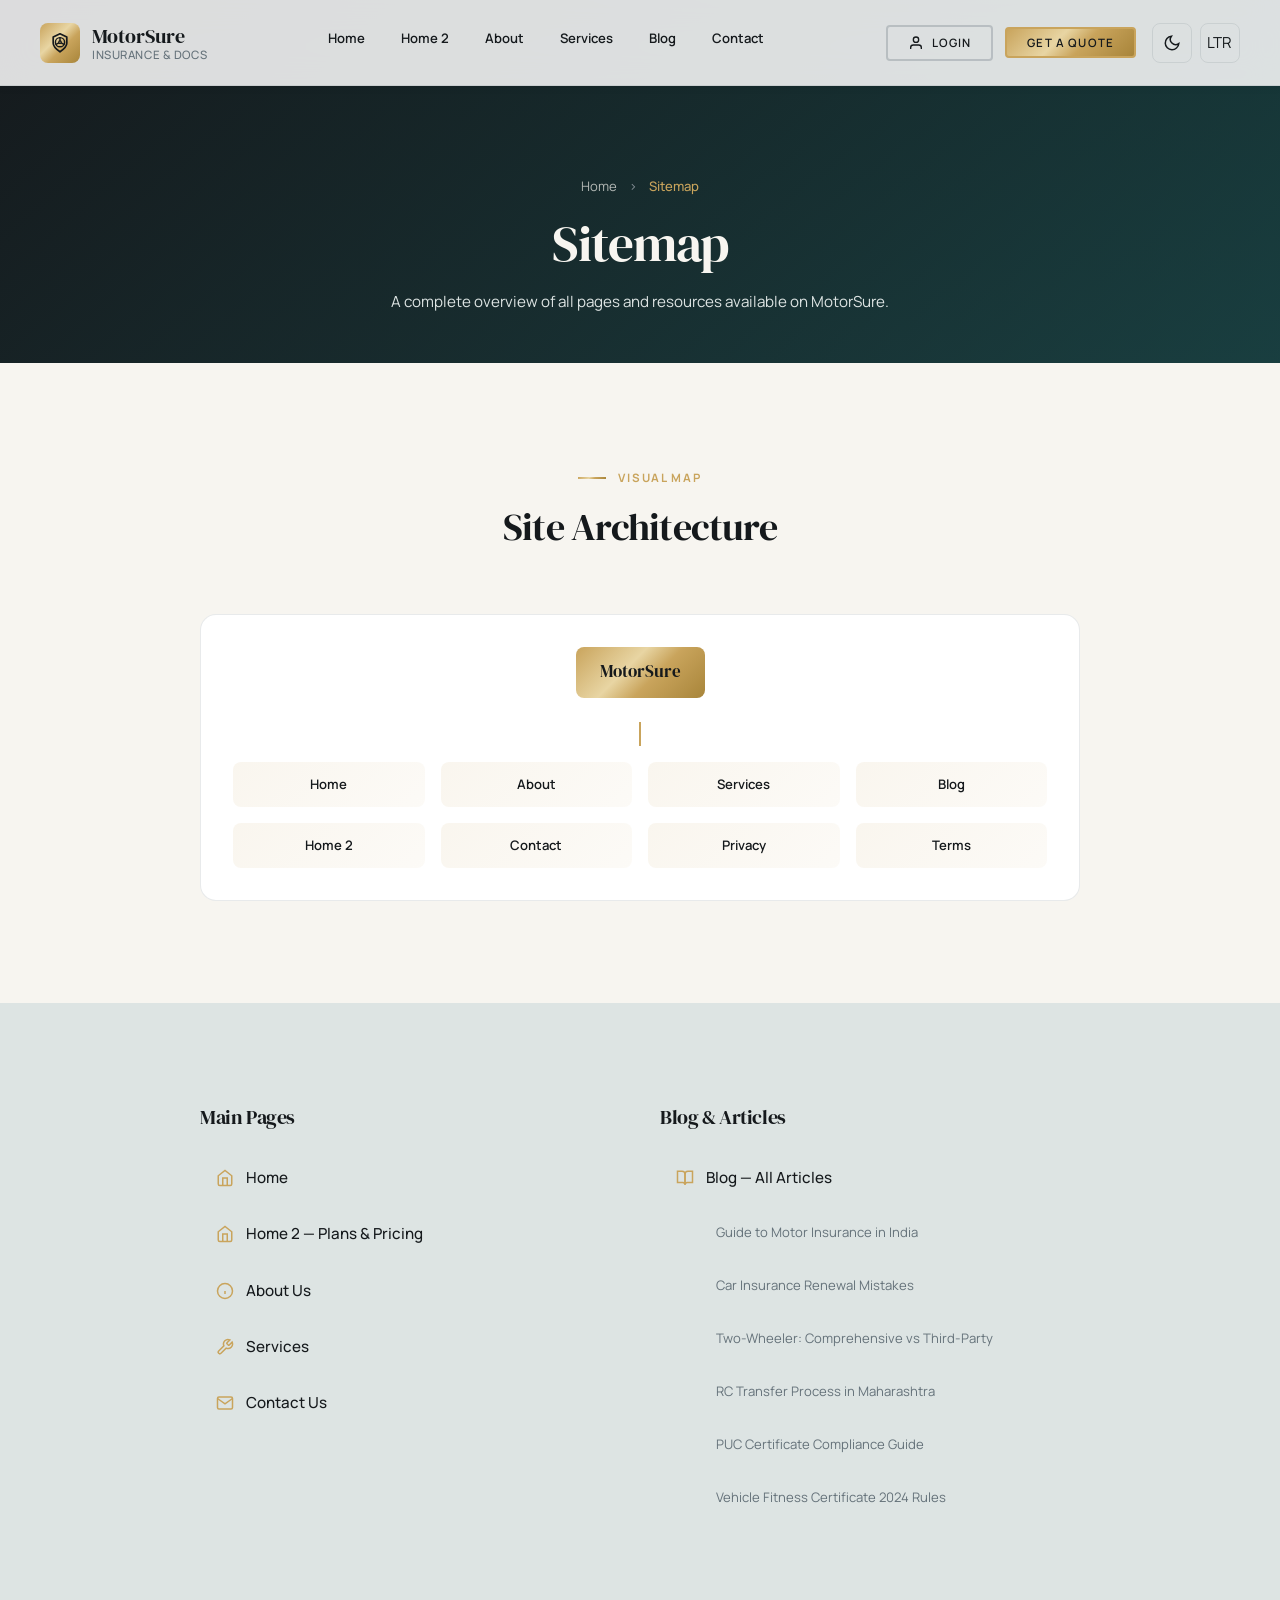
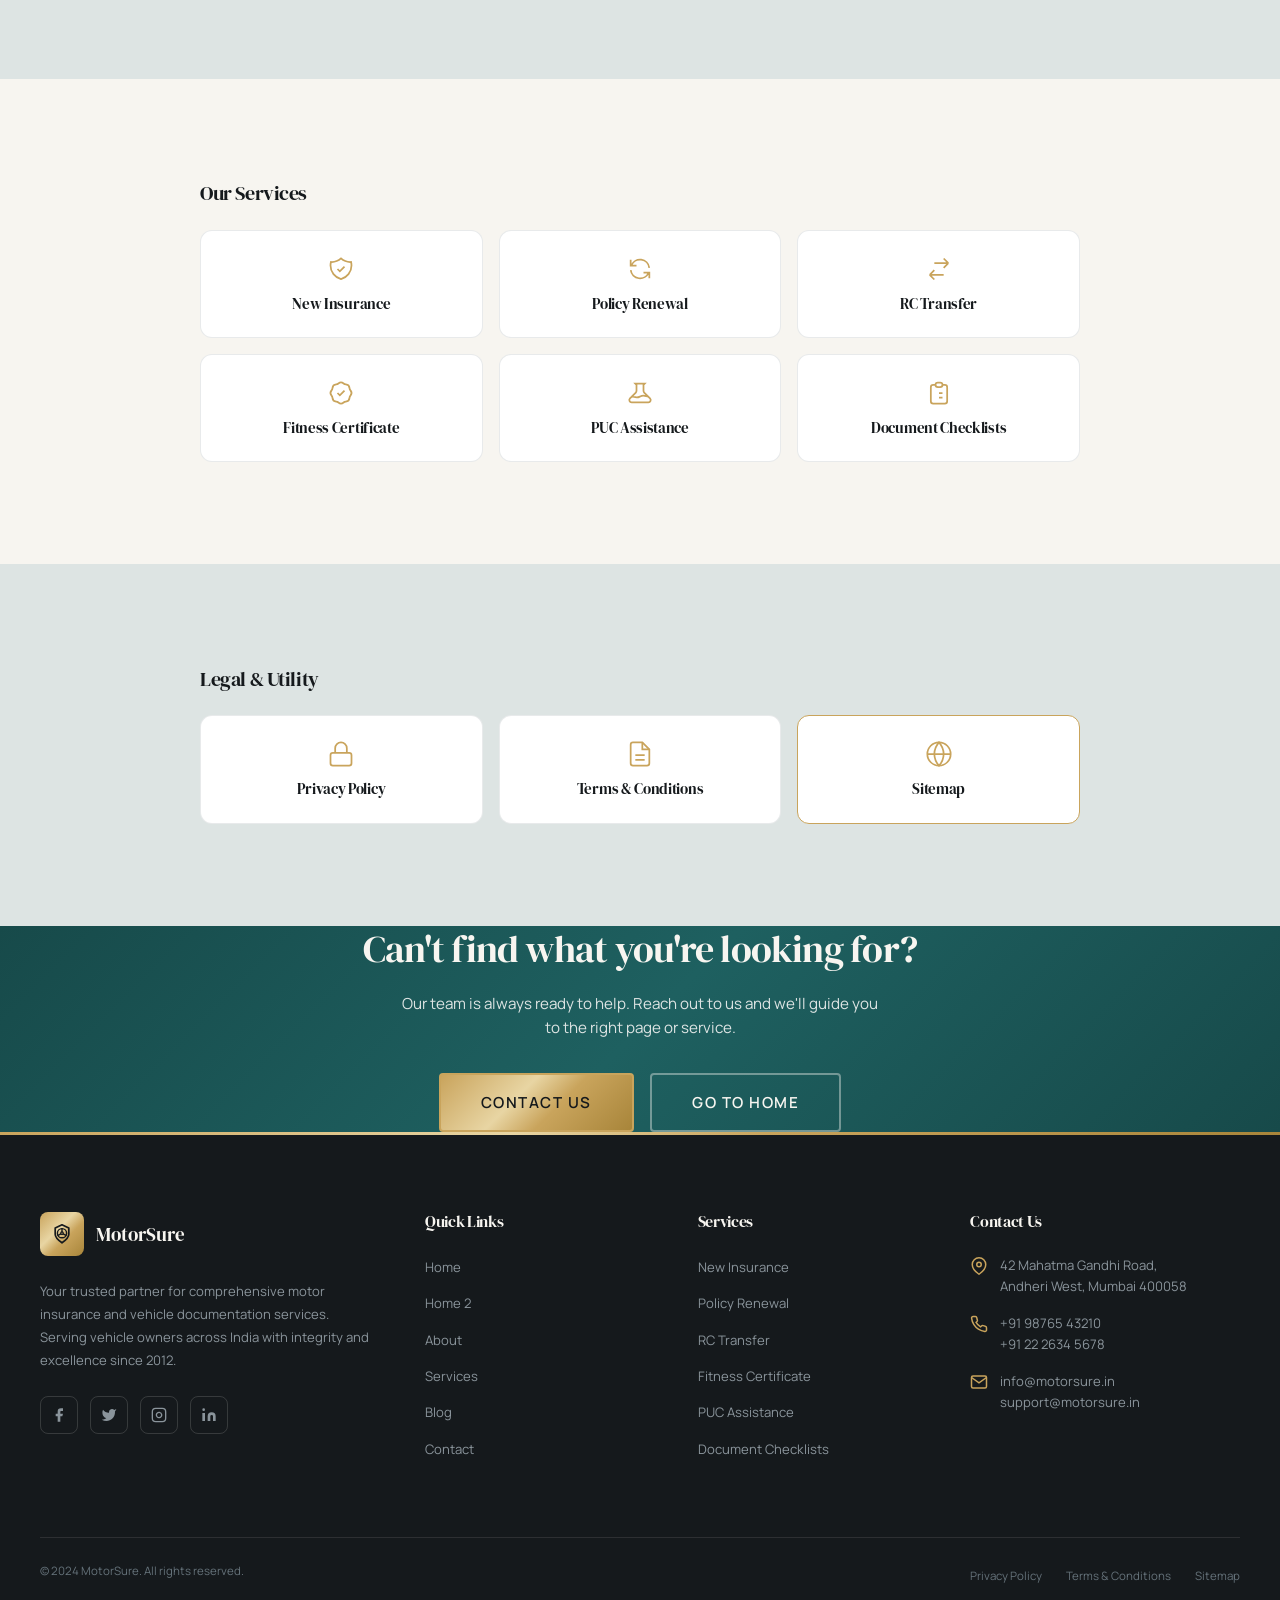
<file: sitemap.html>
<!DOCTYPE html>
<html lang="en" dir="ltr" data-theme="light">
<head>
  <meta charset="UTF-8"><meta name="viewport" content="width=device-width, initial-scale=1.0">
  <meta name="description" content="MotorSure Sitemap — Navigate all pages, services, and resources on our website.">
  <title>Sitemap — MotorSure</title>
  <link rel="preconnect" href="https://fonts.googleapis.com"><link rel="preconnect" href="https://fonts.gstatic.com" crossorigin>
  <link href="https://fonts.googleapis.com/css2?family=DM+Serif+Display:ital@0;1&family=Manrope:wght@300;400;500;600;700;800&display=swap" rel="stylesheet">
  <link rel="icon" type="image/svg+xml" href="assets/images/favicon.svg">
  <link rel="stylesheet" href="css/variables.css"><link rel="stylesheet" href="css/base.css"><link rel="stylesheet" href="css/components.css"><link rel="stylesheet" href="css/layout.css"><link rel="stylesheet" href="css/animations.css"><link rel="stylesheet" href="css/dark-mode.css"><link rel="stylesheet" href="css/rtl.css"><link rel="stylesheet" href="css/responsive.css">
  <style>
    .sitemap-tree{list-style:none;padding:0;margin:0;}
    .sitemap-tree li{margin-bottom:var(--space-2);}
    .sitemap-tree a{display:inline-flex;align-items:center;gap:var(--space-3);padding:var(--space-3) var(--space-4);text-decoration:none;color:var(--color-text);font-weight:var(--fw-medium);border-radius:var(--radius-md);transition:var(--transition-base);width:100%;}
    .sitemap-tree a:hover{background:var(--color-bg-alt);color:var(--color-accent);}
    .sitemap-tree a svg{flex-shrink:0;width:18px;height:18px;stroke:var(--color-accent);}
    .sitemap-tree__sub{list-style:none;padding-left:var(--space-10);margin-top:var(--space-2);}
    .sitemap-tree__sub a{font-weight:var(--fw-regular);font-size:var(--fs-small);color:var(--color-text-secondary);}
    .sitemap-section{margin-bottom:var(--space-10);}
  </style>
</head>
<body>
  <a href="#main-content" class="skip-link">Skip to main content</a>
  <header class="navbar" id="navbar" role="banner">
    <div class="navbar__inner">
      <a href="index.html" class="navbar__brand" aria-label="MotorSure Home">
        <div class="navbar__logo"><svg viewBox="0 0 24 24" fill="none" stroke="#15191C" stroke-width="1.7" width="24" height="24" aria-hidden="true"><path d="M12 2.8L18.8 6V12.2C18.8 16 12 20.8 12 20.8S5.2 16 5.2 12.2V6L12 2.8Z" stroke-linejoin="round"/><circle cx="12" cy="11.2" r="4.6" stroke-width="1.4"/><circle cx="12" cy="11.2" r="1.3" stroke-width="1.2"/><path d="M12 6.6V9.9M16 13.45L13.15 11.9M8 13.45L10.85 11.9" stroke-linecap="round" stroke-width="1.4"/></svg></div>
        <div class="navbar__brand-name">
          MotorSure
          <span>Insurance & Docs</span>
        </div>
      </a>

      <nav aria-label="Main navigation">
        <ul class="navbar__nav" role="menubar">
          <li role="none"><a href="index.html" class="navbar__link" role="menuitem">Home</a></li>
          <li role="none"><a href="home-2.html" class="navbar__link" role="menuitem">Home 2</a></li>
          <li role="none"><a href="about.html" class="navbar__link" role="menuitem">About</a></li>
          <li role="none"><a href="services.html" class="navbar__link" role="menuitem">Services</a></li>
          <li role="none"><a href="blog.html" class="navbar__link" role="menuitem">Blog</a></li>
          <li role="none"><a href="contact.html" class="navbar__link" role="menuitem">Contact</a></li>
        </ul>
      </nav>

      <div class="navbar__actions">
        <a href="login.html" class="btn btn--ghost btn--sm navbar__login" data-login-trigger aria-label="Login">
          <svg viewBox="0 0 24 24" fill="none" stroke="currentColor" stroke-width="2" width="16" height="16" aria-hidden="true"><path d="M20 21v-2a4 4 0 00-4-4H8a4 4 0 00-4 4v2"/><circle cx="12" cy="7" r="4"/></svg>
          Login
        </a>
        <a href="contact.html" class="btn btn--primary btn--sm navbar__cta">Get a Quote</a>
        <button class="navbar__toggle-btn" data-theme-toggle aria-label="Toggle dark mode">
          <svg class="icon-sun" viewBox="0 0 24 24" fill="none" stroke="currentColor" stroke-width="2" style="display:none"><circle cx="12" cy="12" r="5"/><line x1="12" y1="1" x2="12" y2="3"/><line x1="12" y1="21" x2="12" y2="23"/><line x1="4.22" y1="4.22" x2="5.64" y2="5.64"/><line x1="18.36" y1="18.36" x2="19.78" y2="19.78"/><line x1="1" y1="12" x2="3" y2="12"/><line x1="21" y1="12" x2="23" y2="12"/><line x1="4.22" y1="19.78" x2="5.64" y2="18.36"/><line x1="18.36" y1="5.64" x2="19.78" y2="4.22"/></svg>
          <svg class="icon-moon" viewBox="0 0 24 24" fill="none" stroke="currentColor" stroke-width="2"><path d="M21 12.79A9 9 0 1 1 11.21 3 7 7 0 0 0 21 12.79z"/></svg>
        </button>
        <button class="navbar__toggle-btn" data-rtl-toggle aria-label="Toggle RTL">LTR</button>
        <button class="navbar__hamburger" aria-label="Open menu" aria-expanded="false">
          <span></span><span></span><span></span>
        </button>
      </div>
    </div>
  </header>
  <div class="mobile-menu__overlay" aria-hidden="true"></div>
  <aside class="mobile-menu" id="mobile-menu" aria-label="Mobile navigation">
    <button class="mobile-menu__close" aria-label="Close menu">
      <svg viewBox="0 0 24 24" fill="none" stroke="currentColor" stroke-width="2" width="18" height="18"><line x1="18" y1="6" x2="6" y2="18"/><line x1="6" y1="6" x2="18" y2="18"/></svg>
    </button>
    <ul class="mobile-menu__nav">
      <li><a href="index.html" class="mobile-menu__link">Home</a></li>
      <li><a href="home-2.html" class="mobile-menu__link">Home 2</a></li>
      <li><a href="about.html" class="mobile-menu__link">About</a></li>
      <li><a href="services.html" class="mobile-menu__link">Services</a></li>
      <li><a href="blog.html" class="mobile-menu__link">Blog</a></li>
      <li><a href="contact.html" class="mobile-menu__link">Contact</a></li>
    </ul>
    <div class="mobile-menu__actions">
      <a href="login.html" class="btn btn--ghost" style="width:100%;justify-content:center;" data-login-trigger>
        <svg viewBox="0 0 24 24" fill="none" stroke="currentColor" stroke-width="2" width="16" height="16" aria-hidden="true"><path d="M20 21v-2a4 4 0 00-4-4H8a4 4 0 00-4 4v2"/><circle cx="12" cy="7" r="4"/></svg>
        Login
      </a>
      <a href="contact.html" class="btn btn--primary" style="width:100%;justify-content:center;">Get a Quote</a>
    </div>
  </aside>

  <main id="main-content">
    <!-- ══ SECTION 1: Sitemap Header ══ -->
    <section class="page-hero" style="background:var(--gradient-dark);padding:calc(var(--space-24) + 80px) 0 var(--space-12);">
      <div class="container"><nav class="breadcrumb" aria-label="Breadcrumb"><a href="index.html">Home</a><span class="breadcrumb__separator">›</span><span class="breadcrumb__current">Sitemap</span></nav><h1>Sitemap</h1><p style="color:var(--mist);margin-top:var(--space-3);">A complete overview of all pages and resources available on MotorSure.</p></div>
    </section>

    <!-- ══ SECTION 2: Visual Hierarchy Map ══ -->
    <section class="section" id="site-structure" aria-label="Site Structure">
      <div class="container container--narrow">
        <div class="section-header reveal"><span class="section-label">Visual Map</span><h2>Site Architecture</h2></div>
        <div class="card reveal" style="border-radius:var(--radius-xl);padding:var(--space-8);text-align:center;">
          <div style="display:inline-block;padding:var(--space-3) var(--space-6);background:var(--gradient-gold);border-radius:var(--radius-md);font-family:var(--font-heading);font-size:var(--fs-body-lg);color:var(--obsidian);margin-bottom:var(--space-6);">MotorSure</div>
          <div style="width:2px;height:24px;background:var(--color-accent);margin:0 auto;" aria-hidden="true"></div>
          <div style="display:grid;grid-template-columns:repeat(4,1fr);gap:var(--space-4);margin-top:var(--space-4);">
            <a href="index.html" style="padding:var(--space-3);background:var(--gradient-gold-subtle);border-radius:var(--radius-md);font-size:var(--fs-small);font-weight:var(--fw-semibold);text-decoration:none;color:var(--color-heading);">Home</a>
            <a href="about.html" style="padding:var(--space-3);background:var(--gradient-gold-subtle);border-radius:var(--radius-md);font-size:var(--fs-small);font-weight:var(--fw-semibold);text-decoration:none;color:var(--color-heading);">About</a>
            <a href="services.html" style="padding:var(--space-3);background:var(--gradient-gold-subtle);border-radius:var(--radius-md);font-size:var(--fs-small);font-weight:var(--fw-semibold);text-decoration:none;color:var(--color-heading);">Services</a>
            <a href="blog.html" style="padding:var(--space-3);background:var(--gradient-gold-subtle);border-radius:var(--radius-md);font-size:var(--fs-small);font-weight:var(--fw-semibold);text-decoration:none;color:var(--color-heading);">Blog</a>
            <a href="home-2.html" style="padding:var(--space-3);background:var(--gradient-gold-subtle);border-radius:var(--radius-md);font-size:var(--fs-small);font-weight:var(--fw-semibold);text-decoration:none;color:var(--color-heading);">Home 2</a>
            <a href="contact.html" style="padding:var(--space-3);background:var(--gradient-gold-subtle);border-radius:var(--radius-md);font-size:var(--fs-small);font-weight:var(--fw-semibold);text-decoration:none;color:var(--color-heading);">Contact</a>
            <a href="privacy-policy.html" style="padding:var(--space-3);background:var(--gradient-gold-subtle);border-radius:var(--radius-md);font-size:var(--fs-small);font-weight:var(--fw-semibold);text-decoration:none;color:var(--color-heading);">Privacy</a>
            <a href="terms.html" style="padding:var(--space-3);background:var(--gradient-gold-subtle);border-radius:var(--radius-md);font-size:var(--fs-small);font-weight:var(--fw-semibold);text-decoration:none;color:var(--color-heading);">Terms</a>
          </div>
        </div>
      </div>
    </section>

    <!-- ══ SECTION 3: Main Pages Tree ══ -->
    <section class="section section--mist" id="pages-tree" aria-label="All Pages">
      <div class="container container--narrow">
        <div class="grid grid-2" style="gap:var(--space-10);">
          <div class="sitemap-section reveal">
            <h3 style="margin-bottom:var(--space-6);font-size:var(--fs-h4);">Main Pages</h3>
            <ul class="sitemap-tree">
              <li><a href="index.html"><svg viewBox="0 0 24 24" fill="none" stroke="currentColor" stroke-width="2"><path d="M3 9l9-7 9 7v11a2 2 0 01-2 2H5a2 2 0 01-2-2z"/><polyline points="9 22 9 12 15 12 15 22"/></svg>Home</a></li>
              <li><a href="home-2.html"><svg viewBox="0 0 24 24" fill="none" stroke="currentColor" stroke-width="2"><path d="M3 9l9-7 9 7v11a2 2 0 01-2 2H5a2 2 0 01-2-2z"/><polyline points="9 22 9 12 15 12 15 22"/></svg>Home 2 — Plans & Pricing</a></li>
              <li><a href="about.html"><svg viewBox="0 0 24 24" fill="none" stroke="currentColor" stroke-width="2"><circle cx="12" cy="12" r="10"/><line x1="12" y1="16" x2="12" y2="12"/><line x1="12" y1="8" x2="12.01" y2="8"/></svg>About Us</a></li>
              <li><a href="services.html"><svg viewBox="0 0 24 24" fill="none" stroke="currentColor" stroke-width="2"><path d="M14.7 6.3a1 1 0 000 1.4l1.6 1.6a1 1 0 001.4 0l3.77-3.77a6 6 0 01-7.94 7.94l-6.91 6.91a2.12 2.12 0 01-3-3l6.91-6.91a6 6 0 017.94-7.94l-3.76 3.76z"/></svg>Services</a></li>
              <li><a href="contact.html"><svg viewBox="0 0 24 24" fill="none" stroke="currentColor" stroke-width="2"><path d="M4 4h16c1.1 0 2 .9 2 2v12c0 1.1-.9 2-2 2H4c-1.1 0-2-.9-2-2V6c0-1.1.9-2 2-2z"/><polyline points="22,6 12,13 2,6"/></svg>Contact Us</a></li>
            </ul>
          </div>
          <div class="sitemap-section reveal">
            <h3 style="margin-bottom:var(--space-6);font-size:var(--fs-h4);">Blog & Articles</h3>
            <ul class="sitemap-tree">
              <li><a href="blog.html"><svg viewBox="0 0 24 24" fill="none" stroke="currentColor" stroke-width="2"><path d="M2 3h6a4 4 0 014 4v14a3 3 0 00-3-3H2z"/><path d="M22 3h-6a4 4 0 00-4 4v14a3 3 0 013-3h7z"/></svg>Blog — All Articles</a>
                <ul class="sitemap-tree__sub">
                  <li><a href="blog-details.html">Guide to Motor Insurance in India</a></li>
                  <li><a href="blog-details.html">Car Insurance Renewal Mistakes</a></li>
                  <li><a href="blog-details.html">Two-Wheeler: Comprehensive vs Third-Party</a></li>
                  <li><a href="blog-details.html">RC Transfer Process in Maharashtra</a></li>
                  <li><a href="blog-details.html">PUC Certificate Compliance Guide</a></li>
                  <li><a href="blog-details.html">Vehicle Fitness Certificate 2024 Rules</a></li>
                </ul>
              </li>
            </ul>
          </div>
        </div>
      </div>
    </section>

    <!-- ══ SECTION 4: Services Directory ══ -->
    <section class="section" id="services-directory" aria-label="Services Directory">
      <div class="container container--narrow">
        <h3 style="margin-bottom:var(--space-6);font-size:var(--fs-h4);" class="reveal">Our Services</h3>
        <div class="grid grid-3 reveal" style="gap:var(--space-4);">
          <a href="services.html#service-details" class="card hover-lift" style="text-align:center;padding:var(--space-6);text-decoration:none;">
            <svg viewBox="0 0 24 24" fill="none" stroke="var(--color-accent)" stroke-width="1.5" width="28" height="28" style="margin:0 auto var(--space-3);"><path d="M9 12l2 2 4-4m5.618-4.016A11.955 11.955 0 0112 2.944a11.955 11.955 0 01-8.618 3.04A12.02 12.02 0 003 9c0 5.591 3.824 10.29 9 11.622 5.176-1.332 9-6.03 9-11.622 0-1.042-.133-2.052-.382-3.016z"/></svg>
            <h4 style="font-size:var(--fs-body);color:var(--color-heading);">New Insurance</h4>
          </a>
          <a href="services.html#service-details" class="card hover-lift" style="text-align:center;padding:var(--space-6);text-decoration:none;">
            <svg viewBox="0 0 24 24" fill="none" stroke="var(--color-accent)" stroke-width="1.5" width="28" height="28" style="margin:0 auto var(--space-3);"><path d="M4 4v5h.582m15.356 2A8.001 8.001 0 004.582 9m0 0H9m11 11v-5h-.581m0 0a8.003 8.003 0 01-15.357-2m15.357 2H15"/></svg>
            <h4 style="font-size:var(--fs-body);color:var(--color-heading);">Policy Renewal</h4>
          </a>
          <a href="services.html#service-details" class="card hover-lift" style="text-align:center;padding:var(--space-6);text-decoration:none;">
            <svg viewBox="0 0 24 24" fill="none" stroke="var(--color-accent)" stroke-width="1.5" width="28" height="28" style="margin:0 auto var(--space-3);"><path d="M8 7h12m0 0l-4-4m4 4l-4 4m0 6H4m0 0l4 4m-4-4l4-4"/></svg>
            <h4 style="font-size:var(--fs-body);color:var(--color-heading);">RC Transfer</h4>
          </a>
          <a href="services.html#service-details" class="card hover-lift" style="text-align:center;padding:var(--space-6);text-decoration:none;">
            <svg viewBox="0 0 24 24" fill="none" stroke="var(--color-accent)" stroke-width="1.5" width="28" height="28" style="margin:0 auto var(--space-3);"><path d="M9 12l2 2 4-4M7.835 4.697a3.42 3.42 0 001.946-.806 3.42 3.42 0 014.438 0 3.42 3.42 0 001.946.806 3.42 3.42 0 013.138 3.138 3.42 3.42 0 00.806 1.946 3.42 3.42 0 010 4.438 3.42 3.42 0 00-.806 1.946 3.42 3.42 0 01-3.138 3.138 3.42 3.42 0 00-1.946.806 3.42 3.42 0 01-4.438 0 3.42 3.42 0 00-1.946-.806 3.42 3.42 0 01-3.138-3.138 3.42 3.42 0 00-.806-1.946 3.42 3.42 0 010-4.438 3.42 3.42 0 00.806-1.946 3.42 3.42 0 013.138-3.138z"/></svg>
            <h4 style="font-size:var(--fs-body);color:var(--color-heading);">Fitness Certificate</h4>
          </a>
          <a href="services.html#service-details" class="card hover-lift" style="text-align:center;padding:var(--space-6);text-decoration:none;">
            <svg viewBox="0 0 24 24" fill="none" stroke="var(--color-accent)" stroke-width="1.5" width="28" height="28" style="margin:0 auto var(--space-3);"><path d="M19.428 15.428a2 2 0 00-1.022-.547l-2.387-.477a6 6 0 00-3.86.517l-.318.158a6 6 0 01-3.86.517L6.05 15.21a2 2 0 00-1.806.547M8 4h8l-1 1v5.172a2 2 0 00.586 1.414l5 5c1.26 1.26.367 3.414-1.415 3.414H4.828c-1.782 0-2.674-2.154-1.414-3.414l5-5A2 2 0 009 10.172V5L8 4z"/></svg>
            <h4 style="font-size:var(--fs-body);color:var(--color-heading);">PUC Assistance</h4>
          </a>
          <a href="services.html#checklist-section" class="card hover-lift" style="text-align:center;padding:var(--space-6);text-decoration:none;">
            <svg viewBox="0 0 24 24" fill="none" stroke="var(--color-accent)" stroke-width="1.5" width="28" height="28" style="margin:0 auto var(--space-3);"><path d="M9 5H7a2 2 0 00-2 2v12a2 2 0 002 2h10a2 2 0 002-2V7a2 2 0 00-2-2h-2M9 5a2 2 0 002 2h2a2 2 0 002-2M9 5a2 2 0 012-2h2a2 2 0 012 2m-3 7h3m-3 4h3m-6-4h.01M9 16h.01"/></svg>
            <h4 style="font-size:var(--fs-body);color:var(--color-heading);">Document Checklists</h4>
          </a>
        </div>
      </div>
    </section>

    <!-- ══ SECTION 5: Legal Pages ══ -->
    <section class="section section--mist" id="legal-pages" aria-label="Legal and Utility Pages">
      <div class="container container--narrow">
        <h3 style="margin-bottom:var(--space-6);font-size:var(--fs-h4);" class="reveal">Legal & Utility</h3>
        <div class="grid grid-3 reveal" style="gap:var(--space-4);">
          <a href="privacy-policy.html" class="card hover-lift" style="text-align:center;padding:var(--space-6);text-decoration:none;"><svg viewBox="0 0 24 24" fill="none" stroke="var(--color-accent)" stroke-width="1.5" width="28" height="28" style="margin:0 auto var(--space-3);"><rect x="3" y="11" width="18" height="11" rx="2"/><path d="M7 11V7a5 5 0 0110 0v4"/></svg><h4 style="font-size:var(--fs-body);color:var(--color-heading);">Privacy Policy</h4></a>
          <a href="terms.html" class="card hover-lift" style="text-align:center;padding:var(--space-6);text-decoration:none;"><svg viewBox="0 0 24 24" fill="none" stroke="var(--color-accent)" stroke-width="1.5" width="28" height="28" style="margin:0 auto var(--space-3);"><path d="M14 2H6a2 2 0 00-2 2v16a2 2 0 002 2h12a2 2 0 002-2V8z"/><polyline points="14 2 14 8 20 8"/><line x1="16" y1="13" x2="8" y2="13"/><line x1="16" y1="17" x2="8" y2="17"/></svg><h4 style="font-size:var(--fs-body);color:var(--color-heading);">Terms & Conditions</h4></a>
          <a href="sitemap.html" class="card hover-lift" style="text-align:center;padding:var(--space-6);text-decoration:none;border-color:var(--color-accent);"><svg viewBox="0 0 24 24" fill="none" stroke="var(--color-accent)" stroke-width="1.5" width="28" height="28" style="margin:0 auto var(--space-3);"><circle cx="12" cy="12" r="10"/><line x1="2" y1="12" x2="22" y2="12"/><path d="M12 2a15.3 15.3 0 014 10 15.3 15.3 0 01-4 10 15.3 15.3 0 01-4-10 15.3 15.3 0 014-10z"/></svg><h4 style="font-size:var(--fs-body);color:var(--color-heading);">Sitemap</h4></a>
        </div>
      </div>
    </section>

    <!-- ══ SECTION 6: Quick Access CTA ══ -->
    <section class="section" style="background:var(--gradient-teal);padding:var(--space-14) 0;" id="quick-access" aria-label="Quick access">
      <div class="container" style="text-align:center;">
        <div class="reveal">
          <h2 style="color:var(--ivory);margin-bottom:var(--space-5);">Can't find what you're looking for?</h2>
          <p style="color:var(--mist);margin-bottom:var(--space-8);max-width:480px;margin-left:auto;margin-right:auto;">Our team is always ready to help. Reach out to us and we'll guide you to the right page or service.</p>
          <div style="display:flex;gap:var(--space-4);justify-content:center;flex-wrap:wrap;">
            <a href="contact.html" class="btn btn--primary btn--lg">Contact Us</a>
            <a href="index.html" class="btn btn--secondary btn--lg" style="border-color:rgba(247,245,240,0.4);color:var(--ivory);">Go to Home</a>
          </div>
        </div>
      </div>
    </section>
  </main>

  <footer class="footer" id="footer" role="contentinfo">
    <div class="container">
      <div class="footer__grid">
        <!-- Column 1: Brand -->
        <div>
          <div class="footer__brand">
            <div class="footer__logo"><svg viewBox="0 0 24 24" fill="none" stroke="#15191C" stroke-width="1.7" width="24" height="24" aria-hidden="true"><path d="M12 2.8L18.8 6V12.2C18.8 16 12 20.8 12 20.8S5.2 16 5.2 12.2V6L12 2.8Z" stroke-linejoin="round"/><circle cx="12" cy="11.2" r="4.6" stroke-width="1.4"/><circle cx="12" cy="11.2" r="1.3" stroke-width="1.2"/><path d="M12 6.6V9.9M16 13.45L13.15 11.9M8 13.45L10.85 11.9" stroke-linecap="round" stroke-width="1.4"/></svg></div>
            <div class="footer__brand-name">MotorSure</div>
          </div>
          <p class="footer__about">Your trusted partner for comprehensive motor insurance and vehicle documentation services. Serving vehicle owners across India with integrity and excellence since 2012.</p>
          <div class="footer__social">
            <a href="#" class="footer__social-link" aria-label="Facebook"><svg viewBox="0 0 24 24" fill="currentColor"><path d="M18 2h-3a5 5 0 00-5 5v3H7v4h3v8h4v-8h3l1-4h-4V7a1 1 0 011-1h3z"/></svg></a>
            <a href="#" class="footer__social-link" aria-label="Twitter"><svg viewBox="0 0 24 24" fill="currentColor"><path d="M23 3a10.9 10.9 0 01-3.14 1.53 4.48 4.48 0 00-7.86 3v1A10.66 10.66 0 013 4s-4 9 5 13a11.64 11.64 0 01-7 2c9 5 20 0 20-11.5a4.5 4.5 0 00-.08-.83A7.72 7.72 0 0023 3z"/></svg></a>
            <a href="#" class="footer__social-link" aria-label="Instagram"><svg viewBox="0 0 24 24" fill="none" stroke="currentColor" stroke-width="2"><rect x="2" y="2" width="20" height="20" rx="5"/><path d="M16 11.37A4 4 0 1112.63 8 4 4 0 0116 11.37z"/><line x1="17.5" y1="6.5" x2="17.51" y2="6.5"/></svg></a>
            <a href="#" class="footer__social-link" aria-label="LinkedIn"><svg viewBox="0 0 24 24" fill="currentColor"><path d="M16 8a6 6 0 016 6v7h-4v-7a2 2 0 00-2-2 2 2 0 00-2 2v7h-4v-7a6 6 0 016-6zM2 9h4v12H2zM4 6a2 2 0 100-4 2 2 0 000 4z"/></svg></a>
          </div>
        </div>
        <!-- Column 2: Quick Links -->
        <div>
          <h3 class="footer__heading">Quick Links</h3><ul class="footer__links"><li><a href="index.html">Home</a></li><li><a href="home-2.html">Home 2</a></li><li><a href="about.html">About</a></li><li><a href="services.html">Services</a></li><li><a href="blog.html">Blog</a></li><li><a href="contact.html">Contact</a></li></ul>
        </div>
        <!-- Column 3: Services -->
        <div>
          <h3 class="footer__heading">Services</h3>
          <ul class="footer__links">
            <li><a href="services.html">New Insurance</a></li>
            <li><a href="services.html">Policy Renewal</a></li>
            <li><a href="services.html">RC Transfer</a></li>
            <li><a href="services.html">Fitness Certificate</a></li>
            <li><a href="services.html">PUC Assistance</a></li>
            <li><a href="services.html">Document Checklists</a></li>
          </ul>
        </div>
        <!-- Column 4: Contact -->
        <div>
          <h3 class="footer__heading">Contact Us</h3>
          <div class="footer__contact-item">
            <svg viewBox="0 0 24 24" fill="none" stroke="currentColor" stroke-width="2"><path d="M21 10c0 7-9 13-9 13s-9-6-9-13a9 9 0 0118 0z"/><circle cx="12" cy="10" r="3"/></svg>
            <span>42 Mahatma Gandhi Road,<br>Andheri West, Mumbai 400058</span>
          </div>
          <div class="footer__contact-item">
            <svg viewBox="0 0 24 24" fill="none" stroke="currentColor" stroke-width="2"><path d="M22 16.92v3a2 2 0 01-2.18 2 19.79 19.79 0 01-8.63-3.07 19.5 19.5 0 01-6-6 19.79 19.79 0 01-3.07-8.67A2 2 0 014.11 2h3a2 2 0 012 1.72 12.84 12.84 0 00.7 2.81 2 2 0 01-.45 2.11L8.09 9.91a16 16 0 006 6l1.27-1.27a2 2 0 012.11-.45 12.84 12.84 0 002.81.7A2 2 0 0122 16.92z"/></svg>
            <span>+91 98765 43210<br>+91 22 2634 5678</span>
          </div>
          <div class="footer__contact-item">
            <svg viewBox="0 0 24 24" fill="none" stroke="currentColor" stroke-width="2"><path d="M4 4h16c1.1 0 2 .9 2 2v12c0 1.1-.9 2-2 2H4c-1.1 0-2-.9-2-2V6c0-1.1.9-2 2-2z"/><polyline points="22,6 12,13 2,6"/></svg>
            <span>info@motorsure.in<br>support@motorsure.in</span>
          </div>
        </div>
      </div>

      <div class="footer__bottom">
        <p class="footer__copy">&copy; 2024 MotorSure. All rights reserved.</p>
        <ul class="footer__bottom-links">
          <li><a href="privacy-policy.html">Privacy Policy</a></li>
          <li><a href="terms.html">Terms & Conditions</a></li>
          <li><a href="sitemap.html">Sitemap</a></li>
        </ul>
      </div>
    </div>
  </footer>
  <button class="back-to-top" aria-label="Back to top"><svg viewBox="0 0 24 24" fill="none" stroke="currentColor" stroke-width="2"><polyline points="18 15 12 9 6 15"/></svg></button>
  <script src="js/theme.js"></script><script src="js/rtl.js"></script><script src="js/navbar.js"></script><script src="js/scroll-reveal.js"></script><script src="js/back-to-top.js"></script><script src="js/page-transitions.js"></script><script src="js/lazy-load.js"></script><script src="js/login.js"></script>
  <script src="js/app.js"></script>
</body>
</html>
</file>
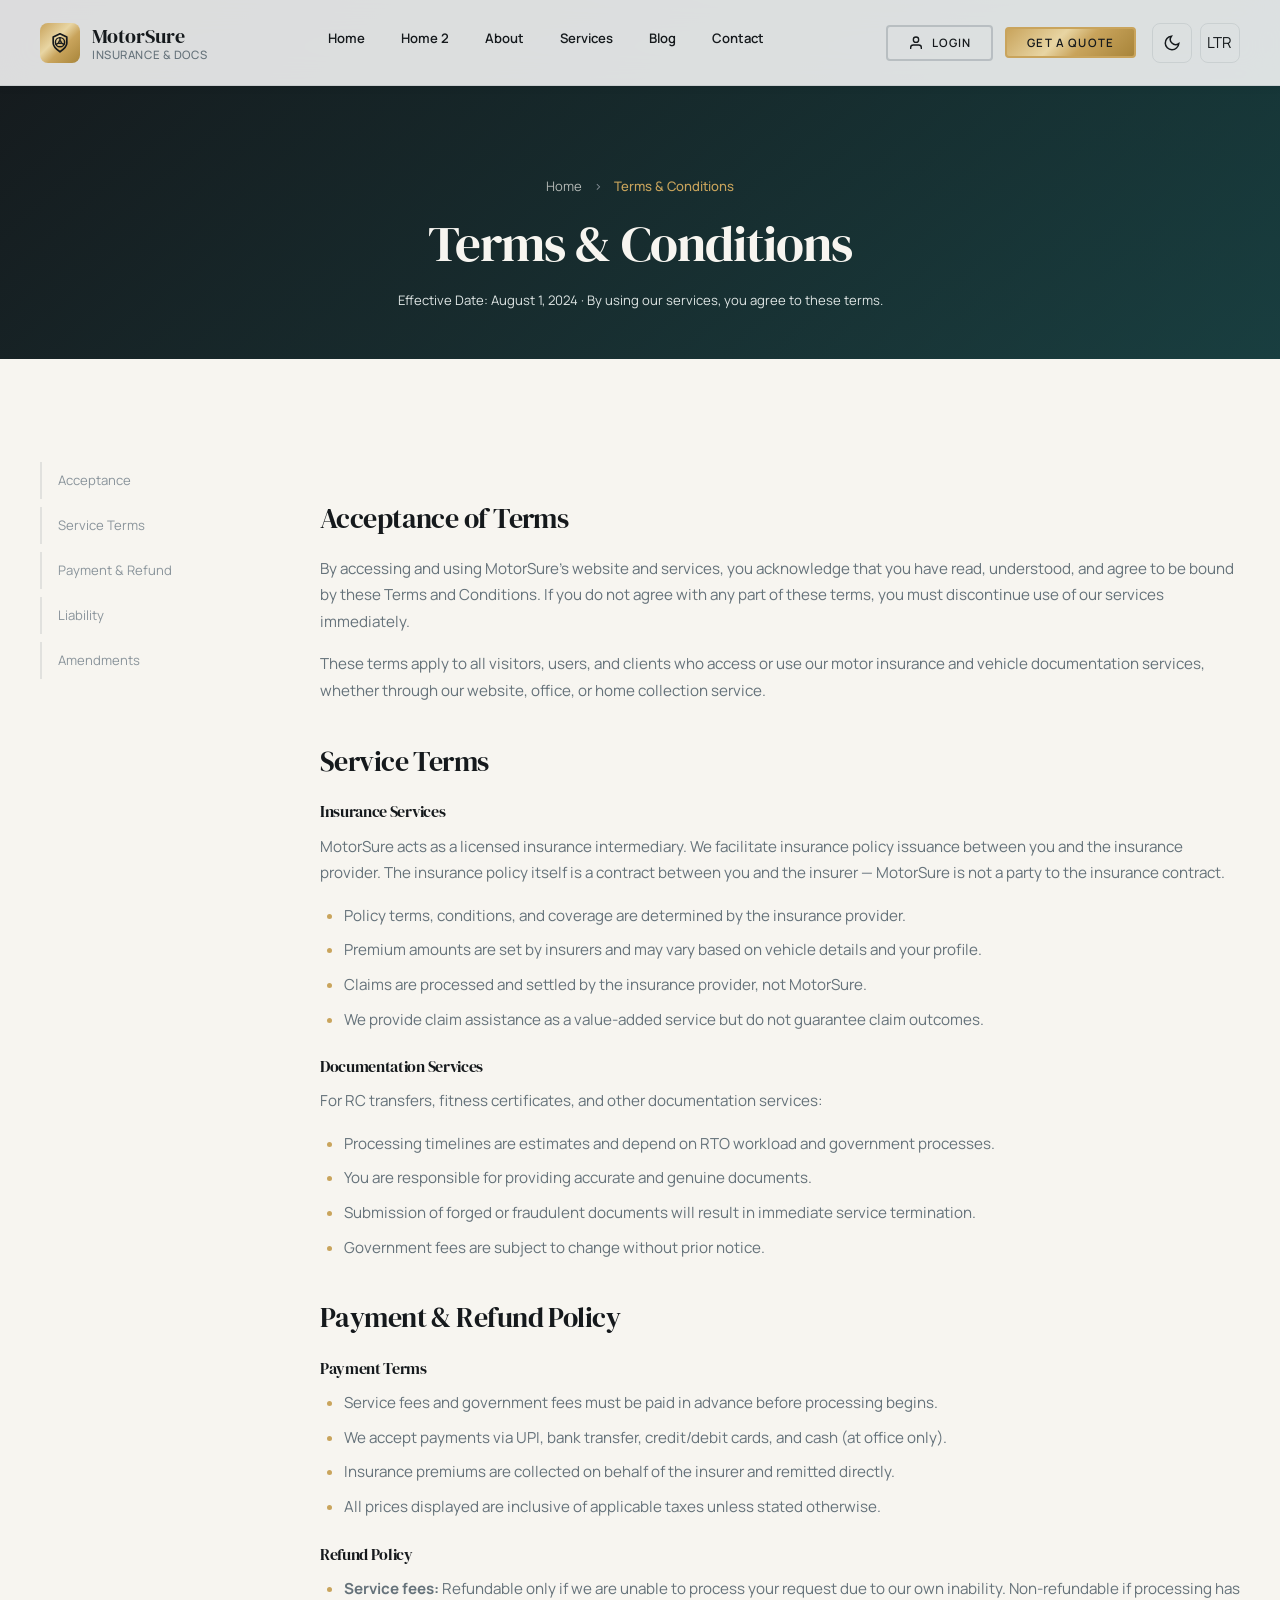
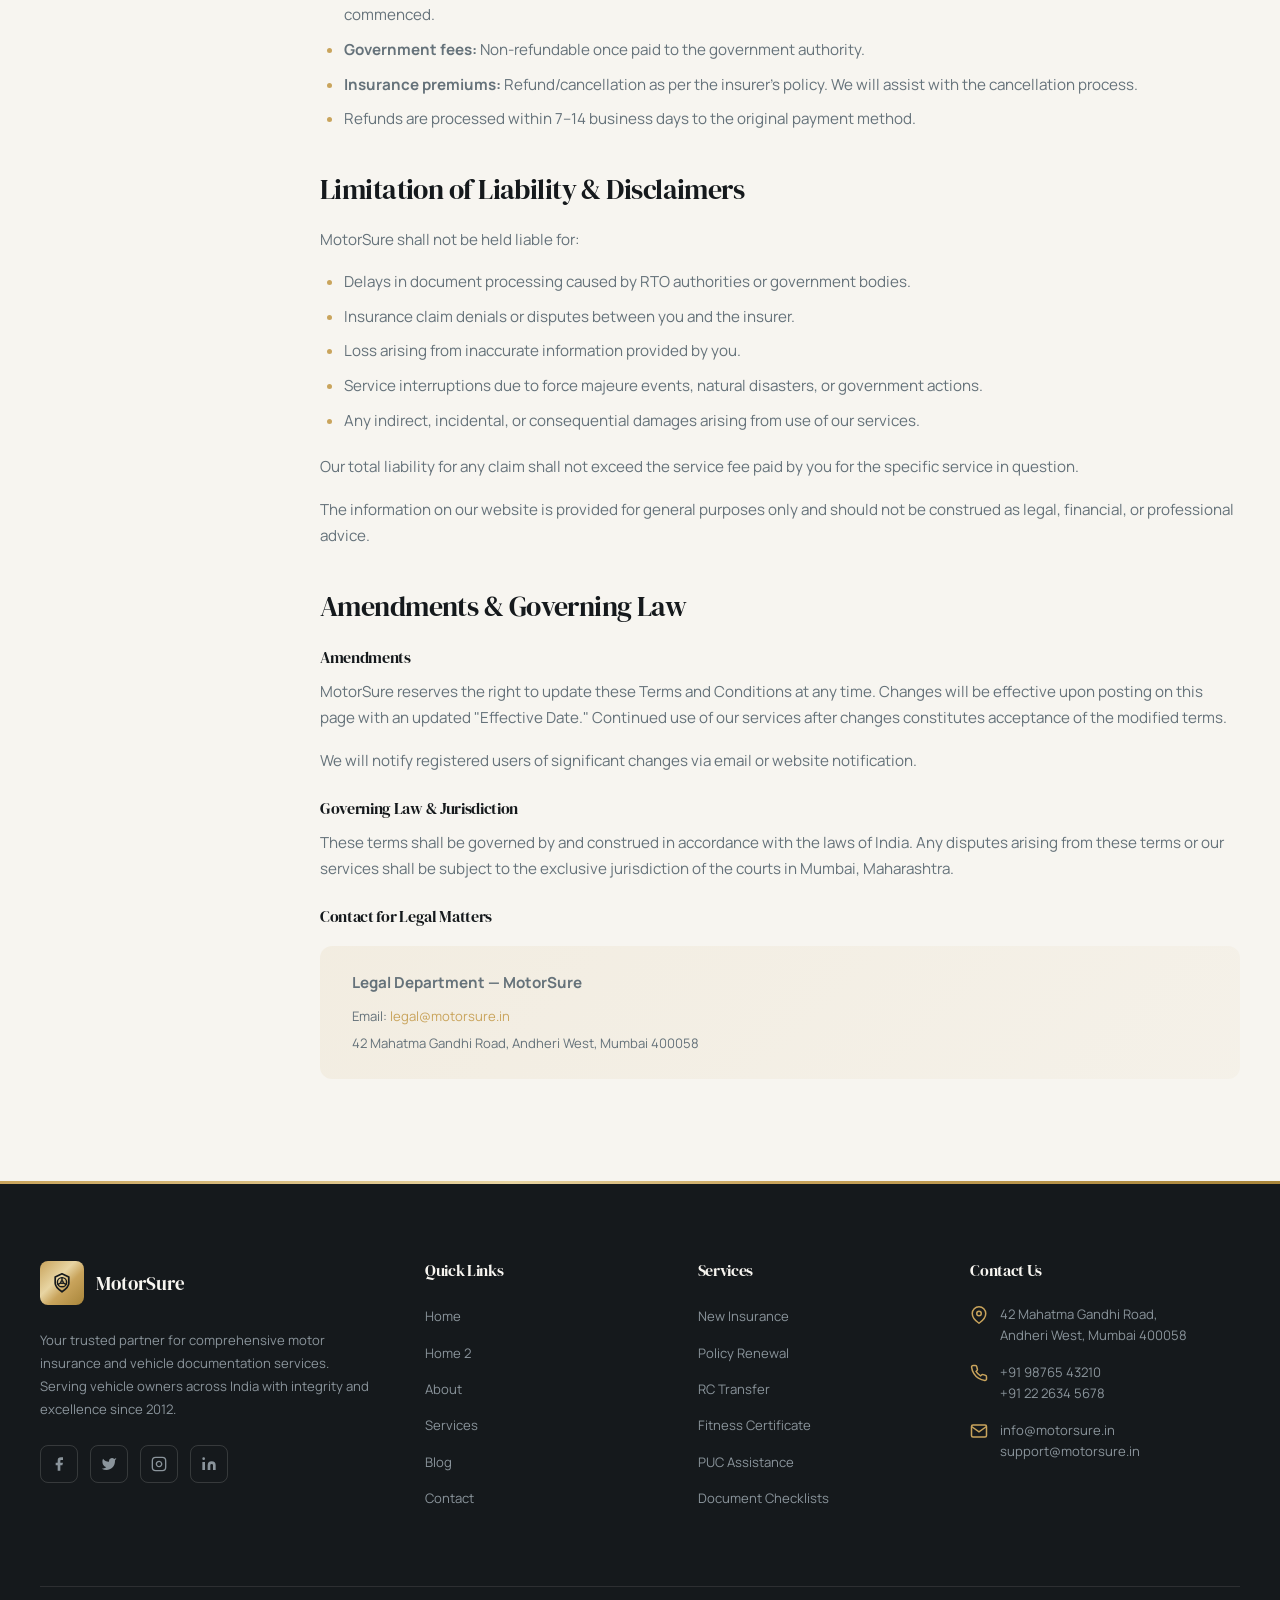
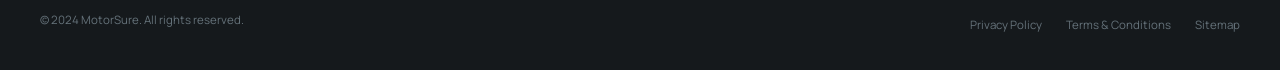
<file: terms.html>
<!DOCTYPE html>
<html lang="en" dir="ltr" data-theme="light">
<head>
  <meta charset="UTF-8"><meta name="viewport" content="width=device-width, initial-scale=1.0">
  <meta name="description" content="MotorSure Terms & Conditions — Service terms, payment policies, liability, and governing law.">
  <title>Terms & Conditions — MotorSure</title>
  <link rel="preconnect" href="https://fonts.googleapis.com"><link rel="preconnect" href="https://fonts.gstatic.com" crossorigin>
  <link href="https://fonts.googleapis.com/css2?family=DM+Serif+Display:ital@0;1&family=Manrope:wght@300;400;500;600;700;800&display=swap" rel="stylesheet">
  <link rel="icon" type="image/svg+xml" href="assets/images/favicon.svg">
  <link rel="stylesheet" href="css/variables.css"><link rel="stylesheet" href="css/base.css"><link rel="stylesheet" href="css/components.css"><link rel="stylesheet" href="css/layout.css"><link rel="stylesheet" href="css/animations.css"><link rel="stylesheet" href="css/dark-mode.css"><link rel="stylesheet" href="css/rtl.css"><link rel="stylesheet" href="css/responsive.css">
  <style>.legal-layout{display:grid;grid-template-columns:240px 1fr;gap:var(--space-10);align-items:start;}.legal-nav{position:sticky;top:120px;}.legal-nav__list{list-style:none;padding:0;margin:0;}.legal-nav__link{display:block;padding:var(--space-2) var(--space-4);font-size:var(--fs-small);color:var(--color-text-muted);text-decoration:none;border-left:2px solid var(--color-border);transition:all .2s;margin-bottom:var(--space-1);}.legal-nav__link:hover{color:var(--color-accent);border-left-color:var(--color-accent);}.legal-body h2{margin:var(--space-10) 0 var(--space-5);font-size:var(--fs-h3);}.legal-body h3{margin:var(--space-6) 0 var(--space-3);font-size:var(--fs-h5);}.legal-body p,.legal-body li{line-height:var(--lh-relaxed);}.legal-body ul{margin-bottom:var(--space-5);}@media(max-width:768px){.legal-layout{grid-template-columns:1fr;}.legal-nav{display:none;}}</style>
</head>
<body>
  <a href="#main-content" class="skip-link">Skip to main content</a>
  <header class="navbar" id="navbar" role="banner">
    <div class="navbar__inner">
      <a href="index.html" class="navbar__brand" aria-label="MotorSure Home">
        <div class="navbar__logo"><svg viewBox="0 0 24 24" fill="none" stroke="#15191C" stroke-width="1.7" width="24" height="24" aria-hidden="true"><path d="M12 2.8L18.8 6V12.2C18.8 16 12 20.8 12 20.8S5.2 16 5.2 12.2V6L12 2.8Z" stroke-linejoin="round"/><circle cx="12" cy="11.2" r="4.6" stroke-width="1.4"/><circle cx="12" cy="11.2" r="1.3" stroke-width="1.2"/><path d="M12 6.6V9.9M16 13.45L13.15 11.9M8 13.45L10.85 11.9" stroke-linecap="round" stroke-width="1.4"/></svg></div>
        <div class="navbar__brand-name">
          MotorSure
          <span>Insurance & Docs</span>
        </div>
      </a>

      <nav aria-label="Main navigation">
        <ul class="navbar__nav" role="menubar">
          <li role="none"><a href="index.html" class="navbar__link" role="menuitem">Home</a></li>
          <li role="none"><a href="home-2.html" class="navbar__link" role="menuitem">Home 2</a></li>
          <li role="none"><a href="about.html" class="navbar__link" role="menuitem">About</a></li>
          <li role="none"><a href="services.html" class="navbar__link" role="menuitem">Services</a></li>
          <li role="none"><a href="blog.html" class="navbar__link" role="menuitem">Blog</a></li>
          <li role="none"><a href="contact.html" class="navbar__link" role="menuitem">Contact</a></li>
        </ul>
      </nav>

      <div class="navbar__actions">
        <a href="login.html" class="btn btn--ghost btn--sm navbar__login" data-login-trigger aria-label="Login">
          <svg viewBox="0 0 24 24" fill="none" stroke="currentColor" stroke-width="2" width="16" height="16" aria-hidden="true"><path d="M20 21v-2a4 4 0 00-4-4H8a4 4 0 00-4 4v2"/><circle cx="12" cy="7" r="4"/></svg>
          Login
        </a>
        <a href="contact.html" class="btn btn--primary btn--sm navbar__cta">Get a Quote</a>
        <button class="navbar__toggle-btn" data-theme-toggle aria-label="Toggle dark mode">
          <svg class="icon-sun" viewBox="0 0 24 24" fill="none" stroke="currentColor" stroke-width="2" style="display:none"><circle cx="12" cy="12" r="5"/><line x1="12" y1="1" x2="12" y2="3"/><line x1="12" y1="21" x2="12" y2="23"/><line x1="4.22" y1="4.22" x2="5.64" y2="5.64"/><line x1="18.36" y1="18.36" x2="19.78" y2="19.78"/><line x1="1" y1="12" x2="3" y2="12"/><line x1="21" y1="12" x2="23" y2="12"/><line x1="4.22" y1="19.78" x2="5.64" y2="18.36"/><line x1="18.36" y1="5.64" x2="19.78" y2="4.22"/></svg>
          <svg class="icon-moon" viewBox="0 0 24 24" fill="none" stroke="currentColor" stroke-width="2"><path d="M21 12.79A9 9 0 1 1 11.21 3 7 7 0 0 0 21 12.79z"/></svg>
        </button>
        <button class="navbar__toggle-btn" data-rtl-toggle aria-label="Toggle RTL">LTR</button>
        <button class="navbar__hamburger" aria-label="Open menu" aria-expanded="false">
          <span></span><span></span><span></span>
        </button>
      </div>
    </div>
  </header>
  <div class="mobile-menu__overlay" aria-hidden="true"></div>
  <aside class="mobile-menu" id="mobile-menu" aria-label="Mobile navigation">
    <button class="mobile-menu__close" aria-label="Close menu">
      <svg viewBox="0 0 24 24" fill="none" stroke="currentColor" stroke-width="2" width="18" height="18"><line x1="18" y1="6" x2="6" y2="18"/><line x1="6" y1="6" x2="18" y2="18"/></svg>
    </button>
    <ul class="mobile-menu__nav">
      <li><a href="index.html" class="mobile-menu__link">Home</a></li>
      <li><a href="home-2.html" class="mobile-menu__link">Home 2</a></li>
      <li><a href="about.html" class="mobile-menu__link">About</a></li>
      <li><a href="services.html" class="mobile-menu__link">Services</a></li>
      <li><a href="blog.html" class="mobile-menu__link">Blog</a></li>
      <li><a href="contact.html" class="mobile-menu__link">Contact</a></li>
    </ul>
    <div class="mobile-menu__actions">
      <a href="login.html" class="btn btn--ghost" style="width:100%;justify-content:center;" data-login-trigger>
        <svg viewBox="0 0 24 24" fill="none" stroke="currentColor" stroke-width="2" width="16" height="16" aria-hidden="true"><path d="M20 21v-2a4 4 0 00-4-4H8a4 4 0 00-4 4v2"/><circle cx="12" cy="7" r="4"/></svg>
        Login
      </a>
      <a href="contact.html" class="btn btn--primary" style="width:100%;justify-content:center;">Get a Quote</a>
    </div>
  </aside>

  <main id="main-content">
    <!-- ══ SECTION 1: Terms Header ══ -->
    <section class="page-hero" style="background:var(--gradient-dark);padding:calc(var(--space-24) + 80px) 0 var(--space-12);">
      <div class="container"><nav class="breadcrumb" aria-label="Breadcrumb"><a href="index.html">Home</a><span class="breadcrumb__separator">›</span><span class="breadcrumb__current">Terms & Conditions</span></nav><h1>Terms & Conditions</h1><p style="color:var(--mist);font-size:var(--fs-small);margin-top:var(--space-3);">Effective Date: August 1, 2024 · By using our services, you agree to these terms.</p></div>
    </section>

    <!-- ══ SECTIONS 2–6: Terms Content ══ -->
    <section class="section">
      <div class="container">
        <div class="legal-layout">
          <aside class="legal-nav" aria-label="Terms sections"><ul class="legal-nav__list">
            <li><a href="#acceptance" class="legal-nav__link">Acceptance</a></li>
            <li><a href="#service-terms" class="legal-nav__link">Service Terms</a></li>
            <li><a href="#payment-refund" class="legal-nav__link">Payment & Refund</a></li>
            <li><a href="#liability" class="legal-nav__link">Liability</a></li>
            <li><a href="#amendments" class="legal-nav__link">Amendments</a></li>
          </ul></aside>

          <div class="legal-body">
            <section id="acceptance">
              <h2>Acceptance of Terms</h2>
              <p>By accessing and using MotorSure's website and services, you acknowledge that you have read, understood, and agree to be bound by these Terms and Conditions. If you do not agree with any part of these terms, you must discontinue use of our services immediately.</p>
              <p>These terms apply to all visitors, users, and clients who access or use our motor insurance and vehicle documentation services, whether through our website, office, or home collection service.</p>
            </section>

            <section id="service-terms">
              <h2>Service Terms</h2>
              <h3>Insurance Services</h3>
              <p>MotorSure acts as a licensed insurance intermediary. We facilitate insurance policy issuance between you and the insurance provider. The insurance policy itself is a contract between you and the insurer — MotorSure is not a party to the insurance contract.</p>
              <ul>
                <li>Policy terms, conditions, and coverage are determined by the insurance provider.</li>
                <li>Premium amounts are set by insurers and may vary based on vehicle details and your profile.</li>
                <li>Claims are processed and settled by the insurance provider, not MotorSure.</li>
                <li>We provide claim assistance as a value-added service but do not guarantee claim outcomes.</li>
              </ul>
              <h3>Documentation Services</h3>
              <p>For RC transfers, fitness certificates, and other documentation services:</p>
              <ul>
                <li>Processing timelines are estimates and depend on RTO workload and government processes.</li>
                <li>You are responsible for providing accurate and genuine documents.</li>
                <li>Submission of forged or fraudulent documents will result in immediate service termination.</li>
                <li>Government fees are subject to change without prior notice.</li>
              </ul>
            </section>

            <section id="payment-refund">
              <h2>Payment & Refund Policy</h2>
              <h3>Payment Terms</h3>
              <ul>
                <li>Service fees and government fees must be paid in advance before processing begins.</li>
                <li>We accept payments via UPI, bank transfer, credit/debit cards, and cash (at office only).</li>
                <li>Insurance premiums are collected on behalf of the insurer and remitted directly.</li>
                <li>All prices displayed are inclusive of applicable taxes unless stated otherwise.</li>
              </ul>
              <h3>Refund Policy</h3>
              <ul>
                <li><strong>Service fees:</strong> Refundable only if we are unable to process your request due to our own inability. Non-refundable if processing has commenced.</li>
                <li><strong>Government fees:</strong> Non-refundable once paid to the government authority.</li>
                <li><strong>Insurance premiums:</strong> Refund/cancellation as per the insurer's policy. We will assist with the cancellation process.</li>
                <li>Refunds are processed within 7–14 business days to the original payment method.</li>
              </ul>
            </section>

            <section id="liability">
              <h2>Limitation of Liability & Disclaimers</h2>
              <p>MotorSure shall not be held liable for:</p>
              <ul>
                <li>Delays in document processing caused by RTO authorities or government bodies.</li>
                <li>Insurance claim denials or disputes between you and the insurer.</li>
                <li>Loss arising from inaccurate information provided by you.</li>
                <li>Service interruptions due to force majeure events, natural disasters, or government actions.</li>
                <li>Any indirect, incidental, or consequential damages arising from use of our services.</li>
              </ul>
              <p>Our total liability for any claim shall not exceed the service fee paid by you for the specific service in question.</p>
              <p>The information on our website is provided for general purposes only and should not be construed as legal, financial, or professional advice.</p>
            </section>

            <section id="amendments">
              <h2>Amendments & Governing Law</h2>
              <h3>Amendments</h3>
              <p>MotorSure reserves the right to update these Terms and Conditions at any time. Changes will be effective upon posting on this page with an updated "Effective Date." Continued use of our services after changes constitutes acceptance of the modified terms.</p>
              <p>We will notify registered users of significant changes via email or website notification.</p>
              <h3>Governing Law & Jurisdiction</h3>
              <p>These terms shall be governed by and construed in accordance with the laws of India. Any disputes arising from these terms or our services shall be subject to the exclusive jurisdiction of the courts in Mumbai, Maharashtra.</p>
              <h3>Contact for Legal Matters</h3>
              <div style="background:var(--gradient-gold-subtle);padding:var(--space-6) var(--space-8);border-radius:var(--radius-lg);margin-top:var(--space-5);">
                <p style="margin-bottom:var(--space-2);"><strong>Legal Department — MotorSure</strong></p>
                <p style="font-size:var(--fs-small);margin-bottom:var(--space-1);">Email: <a href="mailto:legal@motorsure.in">legal@motorsure.in</a></p>
                <p style="font-size:var(--fs-small);margin-bottom:0;">42 Mahatma Gandhi Road, Andheri West, Mumbai 400058</p>
              </div>
            </section>
          </div>
        </div>
      </div>
    </section>
  </main>

  <footer class="footer" id="footer" role="contentinfo">
    <div class="container">
      <div class="footer__grid">
        <!-- Column 1: Brand -->
        <div>
          <div class="footer__brand">
            <div class="footer__logo"><svg viewBox="0 0 24 24" fill="none" stroke="#15191C" stroke-width="1.7" width="24" height="24" aria-hidden="true"><path d="M12 2.8L18.8 6V12.2C18.8 16 12 20.8 12 20.8S5.2 16 5.2 12.2V6L12 2.8Z" stroke-linejoin="round"/><circle cx="12" cy="11.2" r="4.6" stroke-width="1.4"/><circle cx="12" cy="11.2" r="1.3" stroke-width="1.2"/><path d="M12 6.6V9.9M16 13.45L13.15 11.9M8 13.45L10.85 11.9" stroke-linecap="round" stroke-width="1.4"/></svg></div>
            <div class="footer__brand-name">MotorSure</div>
          </div>
          <p class="footer__about">Your trusted partner for comprehensive motor insurance and vehicle documentation services. Serving vehicle owners across India with integrity and excellence since 2012.</p>
          <div class="footer__social">
            <a href="#" class="footer__social-link" aria-label="Facebook"><svg viewBox="0 0 24 24" fill="currentColor"><path d="M18 2h-3a5 5 0 00-5 5v3H7v4h3v8h4v-8h3l1-4h-4V7a1 1 0 011-1h3z"/></svg></a>
            <a href="#" class="footer__social-link" aria-label="Twitter"><svg viewBox="0 0 24 24" fill="currentColor"><path d="M23 3a10.9 10.9 0 01-3.14 1.53 4.48 4.48 0 00-7.86 3v1A10.66 10.66 0 013 4s-4 9 5 13a11.64 11.64 0 01-7 2c9 5 20 0 20-11.5a4.5 4.5 0 00-.08-.83A7.72 7.72 0 0023 3z"/></svg></a>
            <a href="#" class="footer__social-link" aria-label="Instagram"><svg viewBox="0 0 24 24" fill="none" stroke="currentColor" stroke-width="2"><rect x="2" y="2" width="20" height="20" rx="5"/><path d="M16 11.37A4 4 0 1112.63 8 4 4 0 0116 11.37z"/><line x1="17.5" y1="6.5" x2="17.51" y2="6.5"/></svg></a>
            <a href="#" class="footer__social-link" aria-label="LinkedIn"><svg viewBox="0 0 24 24" fill="currentColor"><path d="M16 8a6 6 0 016 6v7h-4v-7a2 2 0 00-2-2 2 2 0 00-2 2v7h-4v-7a6 6 0 016-6zM2 9h4v12H2zM4 6a2 2 0 100-4 2 2 0 000 4z"/></svg></a>
          </div>
        </div>
        <!-- Column 2: Quick Links -->
        <div>
          <h3 class="footer__heading">Quick Links</h3><ul class="footer__links"><li><a href="index.html">Home</a></li><li><a href="home-2.html">Home 2</a></li><li><a href="about.html">About</a></li><li><a href="services.html">Services</a></li><li><a href="blog.html">Blog</a></li><li><a href="contact.html">Contact</a></li></ul>
        </div>
        <!-- Column 3: Services -->
        <div>
          <h3 class="footer__heading">Services</h3>
          <ul class="footer__links">
            <li><a href="services.html">New Insurance</a></li>
            <li><a href="services.html">Policy Renewal</a></li>
            <li><a href="services.html">RC Transfer</a></li>
            <li><a href="services.html">Fitness Certificate</a></li>
            <li><a href="services.html">PUC Assistance</a></li>
            <li><a href="services.html">Document Checklists</a></li>
          </ul>
        </div>
        <!-- Column 4: Contact -->
        <div>
          <h3 class="footer__heading">Contact Us</h3>
          <div class="footer__contact-item">
            <svg viewBox="0 0 24 24" fill="none" stroke="currentColor" stroke-width="2"><path d="M21 10c0 7-9 13-9 13s-9-6-9-13a9 9 0 0118 0z"/><circle cx="12" cy="10" r="3"/></svg>
            <span>42 Mahatma Gandhi Road,<br>Andheri West, Mumbai 400058</span>
          </div>
          <div class="footer__contact-item">
            <svg viewBox="0 0 24 24" fill="none" stroke="currentColor" stroke-width="2"><path d="M22 16.92v3a2 2 0 01-2.18 2 19.79 19.79 0 01-8.63-3.07 19.5 19.5 0 01-6-6 19.79 19.79 0 01-3.07-8.67A2 2 0 014.11 2h3a2 2 0 012 1.72 12.84 12.84 0 00.7 2.81 2 2 0 01-.45 2.11L8.09 9.91a16 16 0 006 6l1.27-1.27a2 2 0 012.11-.45 12.84 12.84 0 002.81.7A2 2 0 0122 16.92z"/></svg>
            <span>+91 98765 43210<br>+91 22 2634 5678</span>
          </div>
          <div class="footer__contact-item">
            <svg viewBox="0 0 24 24" fill="none" stroke="currentColor" stroke-width="2"><path d="M4 4h16c1.1 0 2 .9 2 2v12c0 1.1-.9 2-2 2H4c-1.1 0-2-.9-2-2V6c0-1.1.9-2 2-2z"/><polyline points="22,6 12,13 2,6"/></svg>
            <span>info@motorsure.in<br>support@motorsure.in</span>
          </div>
        </div>
      </div>

      <div class="footer__bottom">
        <p class="footer__copy">&copy; 2024 MotorSure. All rights reserved.</p>
        <ul class="footer__bottom-links">
          <li><a href="privacy-policy.html">Privacy Policy</a></li>
          <li><a href="terms.html">Terms & Conditions</a></li>
          <li><a href="sitemap.html">Sitemap</a></li>
        </ul>
      </div>
    </div>
  </footer>
  <button class="back-to-top" aria-label="Back to top"><svg viewBox="0 0 24 24" fill="none" stroke="currentColor" stroke-width="2"><polyline points="18 15 12 9 6 15"/></svg></button>
  <script src="js/theme.js"></script><script src="js/rtl.js"></script><script src="js/navbar.js"></script><script src="js/scroll-reveal.js"></script><script src="js/back-to-top.js"></script><script src="js/page-transitions.js"></script><script src="js/lazy-load.js"></script><script src="js/login.js"></script>
  <script src="js/app.js"></script>
</body>
</html>
</file>
<file: css/variables.css>
/* ============================================
   DESIGN TOKENS — Motor Insurance Brand
   ============================================ */

:root {
  /* ── Brand Colors ── */
  --obsidian: #15191C;
  --champagne: #C9A45C;
  --champagne-light: #D4B574;
  --champagne-dark: #B08D47;
  --steel: #65727A;
  --steel-light: #8A949B;
  --ivory: #F7F5F0;
  --ivory-warm: #F0EDE5;
  --teal: #174A4A;
  --teal-light: #1E6060;
  --mist: #DDE4E3;
  --mist-dark: #C5CFCE;

  /* ── Semantic Colors ── */
  --color-bg: var(--ivory);
  --color-bg-alt: #FFFFFF;
  --color-bg-section: var(--mist);
  --color-bg-card: #FFFFFF;
  --color-bg-glass: rgba(255, 255, 255, 0.65);
  --color-text: var(--obsidian);
  --color-text-secondary: var(--steel);
  --color-text-muted: var(--steel-light);
  --color-heading: var(--obsidian);
  --color-accent: var(--champagne);
  --color-accent-hover: var(--champagne-light);
  --color-accent-dark: var(--champagne-dark);
  --color-teal: var(--teal);
  --color-teal-hover: var(--teal-light);
  --color-border: rgba(101, 114, 122, 0.15);
  --color-border-strong: rgba(101, 114, 122, 0.3);
  --color-overlay: rgba(21, 25, 28, 0.6);
  --color-overlay-dark: rgba(21, 25, 28, 0.85);
  --color-success: #2E7D5B;
  --color-error: #C0392B;
  --color-warning: #D4A017;

  /* ── Metallic Gradients ── */
  --gradient-gold: linear-gradient(135deg, #C9A45C 0%, #E8D5A3 40%, #C9A45C 60%, #A8853A 100%);
  --gradient-gold-subtle: linear-gradient(135deg, rgba(201,164,92,0.1) 0%, rgba(201,164,92,0.05) 100%);
  --gradient-teal: linear-gradient(135deg, #174A4A 0%, #1E6060 50%, #174A4A 100%);
  --gradient-dark: linear-gradient(180deg, #15191C 0%, #1E2328 100%);
  --gradient-hero: linear-gradient(135deg, rgba(21,25,28,0.9) 0%, rgba(23,74,74,0.7) 100%);
  --gradient-glass: linear-gradient(135deg, rgba(255,255,255,0.8) 0%, rgba(255,255,255,0.4) 100%);

  /* ── Typography ── */
  --font-heading: 'DM Serif Display', Georgia, 'Times New Roman', serif;
  --font-body: 'Manrope', -apple-system, BlinkMacSystemFont, 'Segoe UI', sans-serif;

  --fs-display: clamp(2.8rem, 5vw, 4.5rem);
  --fs-h1: clamp(2.2rem, 4vw, 3.5rem);
  --fs-h2: clamp(1.8rem, 3vw, 2.75rem);
  --fs-h3: clamp(1.4rem, 2.2vw, 1.85rem);
  --fs-h4: clamp(1.15rem, 1.6vw, 1.4rem);
  --fs-h5: clamp(1rem, 1.2vw, 1.15rem);
  --fs-body: clamp(0.95rem, 1vw, 1.05rem);
  --fs-body-lg: clamp(1.05rem, 1.1vw, 1.2rem);
  --fs-small: clamp(0.82rem, 0.9vw, 0.9rem);
  --fs-caption: clamp(0.72rem, 0.8vw, 0.8rem);

  --fw-light: 300;
  --fw-regular: 400;
  --fw-medium: 500;
  --fw-semibold: 600;
  --fw-bold: 700;
  --fw-extrabold: 800;

  --lh-tight: 1.2;
  --lh-snug: 1.35;
  --lh-normal: 1.6;
  --lh-relaxed: 1.75;

  --ls-tight: -0.02em;
  --ls-normal: 0;
  --ls-wide: 0.05em;
  --ls-wider: 0.1em;
  --ls-widest: 0.15em;

  /* ── Spacing Scale (4px base) ── */
  --space-1: 0.25rem;   /* 4px */
  --space-2: 0.5rem;    /* 8px */
  --space-3: 0.75rem;   /* 12px */
  --space-4: 1rem;      /* 16px */
  --space-5: 1.25rem;   /* 20px */
  --space-6: 1.5rem;    /* 24px */
  --space-8: 2rem;      /* 32px */
  --space-10: 2.5rem;   /* 40px */
  --space-12: 3rem;     /* 48px */
  --space-16: 4rem;     /* 64px */
  --space-20: 5rem;     /* 80px */
  --space-24: 6rem;     /* 96px */
  --space-32: 8rem;     /* 128px */

  --section-padding: clamp(4rem, 8vw, 7rem);
  --container-max: 1280px;
  --container-narrow: 960px;
  --container-wide: 1440px;
  --container-padding: clamp(1.25rem, 4vw, 2.5rem);

  /* ── Borders & Radii ── */
  --radius-xs: 2px;
  --radius-sm: 4px;
  --radius-md: 8px;
  --radius-lg: 12px;
  --radius-xl: 16px;
  --radius-2xl: 24px;
  --radius-full: 9999px;

  --border-thin: 1px solid var(--color-border);
  --border-medium: 2px solid var(--color-border);
  --border-accent: 2px solid var(--color-accent);

  /* ── Shadows ── */
  --shadow-xs: 0 1px 2px rgba(21,25,28,0.04);
  --shadow-sm: 0 2px 8px rgba(21,25,28,0.06);
  --shadow-md: 0 4px 16px rgba(21,25,28,0.08);
  --shadow-lg: 0 8px 32px rgba(21,25,28,0.1);
  --shadow-xl: 0 16px 48px rgba(21,25,28,0.14);
  --shadow-2xl: 0 24px 64px rgba(21,25,28,0.18);
  --shadow-gold: 0 4px 20px rgba(201,164,92,0.25);
  --shadow-inner: inset 0 2px 4px rgba(21,25,28,0.06);

  /* ── Glassmorphism ── */
  --glass-bg: rgba(255, 255, 255, 0.65);
  --glass-bg-strong: rgba(255, 255, 255, 0.85);
  --glass-border: rgba(255, 255, 255, 0.3);
  --glass-blur: blur(16px);
  --glass-blur-strong: blur(24px);

  /* ── Transitions ── */
  --ease-out: cubic-bezier(0.16, 1, 0.3, 1);
  --ease-in-out: cubic-bezier(0.65, 0, 0.35, 1);
  --ease-spring: cubic-bezier(0.34, 1.56, 0.64, 1);

  --duration-fast: 150ms;
  --duration-normal: 300ms;
  --duration-slow: 500ms;
  --duration-slower: 700ms;

  --transition-base: all var(--duration-normal) var(--ease-out);
  --transition-fast: all var(--duration-fast) var(--ease-out);
  --transition-slow: all var(--duration-slow) var(--ease-out);
  --transition-color: color var(--duration-normal) var(--ease-out),
                      background-color var(--duration-normal) var(--ease-out),
                      border-color var(--duration-normal) var(--ease-out);

  /* ── Z-Index Scale ── */
  --z-behind: -1;
  --z-base: 0;
  --z-above: 10;
  --z-dropdown: 100;
  --z-sticky: 200;
  --z-overlay: 300;
  --z-modal: 400;
  --z-toast: 500;
  --z-max: 9999;
}
</file>
<file: css/base.css>
/* ============================================
   BASE — Reset, Typography, Global Styles
   ============================================ */

/* ── Modern Reset ── */
*,
*::before,
*::after {
  margin: 0;
  padding: 0;
  box-sizing: border-box;
}

html {
  scroll-behavior: smooth;
  -webkit-text-size-adjust: 100%;
  -moz-text-size-adjust: 100%;
  text-size-adjust: 100%;
  font-size: 16px;
  overflow-x: hidden;
}

body {
  font-family: var(--font-body);
  font-size: var(--fs-body);
  font-weight: var(--fw-regular);
  line-height: var(--lh-normal);
  color: var(--color-text);
  background-color: var(--color-bg);
  -webkit-font-smoothing: antialiased;
  -moz-osx-font-smoothing: grayscale;
  overflow-x: hidden;
  min-height: 100vh;
  transition: background-color var(--duration-slow) var(--ease-out),
              color var(--duration-slow) var(--ease-out);
}

/* Page transition overlay */
body::after {
  content: '';
  position: fixed;
  inset: 0;
  background: var(--obsidian);
  z-index: var(--z-max);
  pointer-events: none;
  opacity: 0;
  transition: opacity var(--duration-slow) var(--ease-out);
}

body.page-transitioning::after {
  opacity: 1;
  pointer-events: all;
}

/* ── Skip to Content (A11y) ── */
.skip-link {
  position: absolute;
  top: -100%;
  left: var(--space-4);
  background: var(--color-accent);
  color: var(--obsidian);
  padding: var(--space-3) var(--space-6);
  border-radius: var(--radius-sm);
  font-weight: var(--fw-semibold);
  z-index: var(--z-max);
  transition: top var(--duration-fast) var(--ease-out);
  text-decoration: none;
}

.skip-link:focus {
  top: var(--space-4);
}

/* ── Typography ── */
h1, h2, h3, h4, h5, h6 {
  font-family: var(--font-heading);
  color: var(--color-heading);
  font-weight: var(--fw-regular);
  line-height: var(--lh-tight);
  letter-spacing: var(--ls-tight);
}

h1 { font-size: var(--fs-h1); }
h2 { font-size: var(--fs-h2); }
h3 { font-size: var(--fs-h3); }
h4 { font-size: var(--fs-h4); }
h5 { font-size: var(--fs-h5); }
h6 { font-size: var(--fs-body-lg); }

.display-heading {
  font-size: var(--fs-display);
  font-family: var(--font-heading);
  line-height: 1.1;
  letter-spacing: -0.03em;
}

p {
  margin-bottom: var(--space-4);
  color: var(--color-text-secondary);
  line-height: var(--lh-normal);
}

p:last-child {
  margin-bottom: 0;
}

a {
  color: var(--color-accent);
  text-decoration: none;
  transition: var(--transition-color);
}

a:hover {
  color: var(--color-accent-hover);
}

a:focus-visible {
  outline: 2px solid var(--color-accent);
  outline-offset: 3px;
  border-radius: var(--radius-xs);
}

strong, b {
  font-weight: var(--fw-bold);
}

em, i {
  font-style: italic;
}

small {
  font-size: var(--fs-small);
}

blockquote {
  border-left: 3px solid var(--color-accent);
  padding: var(--space-6) var(--space-8);
  margin: var(--space-8) 0;
  font-family: var(--font-heading);
  font-size: var(--fs-h4);
  color: var(--color-text);
  background: var(--gradient-gold-subtle);
  border-radius: 0 var(--radius-md) var(--radius-md) 0;
}

/* ── Lists ── */
ul, ol {
  padding-left: var(--space-6);
  margin-bottom: var(--space-4);
}

li {
  margin-bottom: var(--space-2);
  color: var(--color-text-secondary);
}

li::marker {
  color: var(--color-accent);
}

/* ── Media ── */
img, video, svg {
  max-width: 100%;
  height: auto;
  display: block;
}

img {
  object-fit: cover;
}

/* ── Forms Base ── */
input, textarea, select, button {
  font-family: var(--font-body);
  font-size: var(--fs-body);
  color: var(--color-text);
  border: none;
  outline: none;
  background: transparent;
}

button {
  cursor: pointer;
}

/* ── Table Base ── */
table {
  width: 100%;
  border-collapse: collapse;
}

th, td {
  padding: var(--space-4) var(--space-5);
  text-align: left;
  border-bottom: var(--border-thin);
}

th {
  font-weight: var(--fw-semibold);
  font-size: var(--fs-small);
  text-transform: uppercase;
  letter-spacing: var(--ls-wider);
  color: var(--color-text-muted);
}

/* ── Selection ── */
::selection {
  background: var(--color-accent);
  color: var(--obsidian);
}

::-moz-selection {
  background: var(--color-accent);
  color: var(--obsidian);
}

/* ── Scrollbar ── */
::-webkit-scrollbar {
  width: 8px;
}

::-webkit-scrollbar-track {
  background: var(--color-bg);
}

::-webkit-scrollbar-thumb {
  background: var(--steel-light);
  border-radius: var(--radius-full);
}

::-webkit-scrollbar-thumb:hover {
  background: var(--steel);
}

/* ── Utility Classes ── */
.container {
  width: 100%;
  max-width: var(--container-max);
  margin: 0 auto;
  padding: 0 var(--container-padding);
}

.container--narrow {
  max-width: var(--container-narrow);
}

.container--wide {
  max-width: var(--container-wide);
}

.section {
  padding: var(--section-padding) 0;
  position: relative;
}

.section--alt {
  background-color: var(--color-bg-alt);
}

.section--mist {
  background-color: var(--color-bg-section);
}

.section--dark {
  background-color: var(--obsidian);
  color: var(--ivory);
}

.section--dark h2,
.section--dark h3,
.section--dark h4 {
  color: var(--ivory);
}

.section--dark p {
  color: var(--mist);
}

.section--teal {
  background-color: var(--teal);
  color: var(--ivory);
}

.section--teal h2,
.section--teal h3 {
  color: var(--ivory);
}

.section--teal p {
  color: var(--mist);
}

/* Section Headers */
.section-header {
  text-align: center;
  max-width: 680px;
  margin: 0 auto var(--space-16);
}

.section-header .section-label {
  display: inline-block;
  font-size: var(--fs-caption);
  font-weight: var(--fw-bold);
  text-transform: uppercase;
  letter-spacing: var(--ls-widest);
  color: var(--color-accent);
  margin-bottom: var(--space-4);
  position: relative;
  padding-left: var(--space-10);
}

.section-header .section-label::before {
  content: '';
  position: absolute;
  left: 0;
  top: 50%;
  width: 28px;
  height: 2px;
  background: var(--gradient-gold);
  transform: translateY(-50%);
}

.section-header h2 {
  margin-bottom: var(--space-5);
}

.section-header p {
  font-size: var(--fs-body-lg);
  color: var(--color-text-secondary);
}

/* Text Utilities */
.text-accent { color: var(--color-accent); }
.text-teal { color: var(--color-teal); }
.text-muted { color: var(--color-text-muted); }
.text-center { text-align: center; }
.text-upper { text-transform: uppercase; letter-spacing: var(--ls-wider); }

/* Flex Utilities */
.flex { display: flex; }
.flex-col { flex-direction: column; }
.flex-wrap { flex-wrap: wrap; }
.items-center { align-items: center; }
.justify-center { justify-content: center; }
.justify-between { justify-content: space-between; }
.gap-2 { gap: var(--space-2); }
.gap-4 { gap: var(--space-4); }
.gap-6 { gap: var(--space-6); }
.gap-8 { gap: var(--space-8); }

/* Grid */
.grid {
  display: grid;
  gap: var(--space-8);
}
.grid-2 { grid-template-columns: repeat(2, 1fr); }
.grid-3 { grid-template-columns: repeat(3, 1fr); }
.grid-4 { grid-template-columns: repeat(4, 1fr); }

/* Visibility */
.sr-only {
  position: absolute;
  width: 1px;
  height: 1px;
  padding: 0;
  margin: -1px;
  overflow: hidden;
  clip: rect(0, 0, 0, 0);
  white-space: nowrap;
  border: 0;
}

.hidden { display: none !important; }

/* Gold Divider */
.divider-gold {
  width: 60px;
  height: 2px;
  background: var(--gradient-gold);
  border: none;
  margin: var(--space-6) 0;
}

.divider-gold--center {
  margin-left: auto;
  margin-right: auto;
}
</file>
<file: css/components.css>
/* ============================================
   COMPONENTS — Reusable UI Elements
   ============================================ */

/* ── Buttons ── */
.btn {
  display: inline-flex;
  align-items: center;
  justify-content: center;
  gap: var(--space-2);
  padding: var(--space-4) var(--space-8);
  font-family: var(--font-body);
  font-size: var(--fs-small);
  font-weight: var(--fw-semibold);
  text-transform: uppercase;
  letter-spacing: var(--ls-wider);
  border-radius: var(--radius-sm);
  border: 2px solid transparent;
  cursor: pointer;
  transition: var(--transition-base);
  position: relative;
  overflow: hidden;
  text-decoration: none;
  white-space: nowrap;
  line-height: 1;
}

.btn::before {
  content: '';
  position: absolute;
  inset: 0;
  background: linear-gradient(rgba(255,255,255,0.15), transparent);
  opacity: 0;
  transition: opacity var(--duration-normal) var(--ease-out);
}

.btn:hover::before {
  opacity: 1;
}

.btn--primary {
  background: var(--gradient-gold);
  color: var(--obsidian);
  border-color: var(--color-accent);
}

.btn--primary:hover {
  transform: translateY(-2px);
  box-shadow: var(--shadow-gold);
  color: var(--obsidian);
}

.btn--secondary {
  background: transparent;
  color: var(--color-accent);
  border-color: var(--color-accent);
}

.btn--secondary:hover {
  background: var(--color-accent);
  color: var(--obsidian);
  transform: translateY(-2px);
}

.btn--teal {
  background: var(--gradient-teal);
  color: var(--ivory);
  border-color: var(--teal);
}

.btn--teal:hover {
  transform: translateY(-2px);
  box-shadow: 0 4px 20px rgba(23,74,74,0.3);
  color: var(--ivory);
}

.btn--dark {
  background: var(--obsidian);
  color: var(--ivory);
  border-color: var(--obsidian);
}

.btn--dark:hover {
  background: var(--teal);
  border-color: var(--teal);
  transform: translateY(-2px);
  color: var(--ivory);
}

.btn--ghost {
  background: transparent;
  color: var(--color-text);
  border-color: var(--color-border-strong);
}

.btn--ghost:hover {
  border-color: var(--color-accent);
  color: var(--color-accent);
}

.btn--sm {
  padding: var(--space-2) var(--space-5);
  font-size: var(--fs-caption);
}

.btn--lg {
  padding: var(--space-5) var(--space-10);
  font-size: var(--fs-body);
}

.btn--icon {
  width: 48px;
  height: 48px;
  padding: 0;
  border-radius: var(--radius-full);
}

.btn--icon svg {
  width: 20px;
  height: 20px;
}

/* ── Cards ── */
.card {
  background: var(--color-bg-card);
  border-radius: var(--radius-lg);
  border: 1px solid var(--color-border);
  overflow: hidden;
  transition: var(--transition-base);
}

.card:hover {
  transform: translateY(-4px);
  box-shadow: var(--shadow-lg);
  border-color: var(--color-border-strong);
}

.card__image {
  width: 100%;
  height: 220px;
  object-fit: cover;
  display: block;
}

.card__body {
  padding: var(--space-6) var(--space-6) var(--space-8);
}

.card__label {
  display: inline-block;
  font-size: var(--fs-caption);
  font-weight: var(--fw-bold);
  text-transform: uppercase;
  letter-spacing: var(--ls-wider);
  color: var(--color-accent);
  margin-bottom: var(--space-3);
}

.card__title {
  font-size: var(--fs-h4);
  margin-bottom: var(--space-3);
  color: var(--color-heading);
}

.card__text {
  font-size: var(--fs-body);
  color: var(--color-text-secondary);
  margin-bottom: var(--space-5);
}

.card__footer {
  padding: var(--space-4) var(--space-6);
  border-top: 1px solid var(--color-border);
  display: flex;
  align-items: center;
  justify-content: space-between;
}

/* Glass Card */
.card--glass {
  background: var(--glass-bg);
  backdrop-filter: var(--glass-blur);
  -webkit-backdrop-filter: var(--glass-blur);
  border: 1px solid var(--glass-border);
}

/* Service Card */
.service-card {
  background: var(--color-bg-card);
  border-radius: var(--radius-lg);
  border: 1px solid var(--color-border);
  padding: var(--space-8);
  text-align: center;
  transition: var(--transition-base);
  position: relative;
  overflow: hidden;
}

.service-card::before {
  content: '';
  position: absolute;
  top: 0;
  left: 0;
  right: 0;
  height: 3px;
  background: var(--gradient-gold);
  transform: scaleX(0);
  transition: transform var(--duration-normal) var(--ease-out);
}

.service-card:hover::before {
  transform: scaleX(1);
}

.service-card:hover {
  transform: translateY(-6px);
  box-shadow: var(--shadow-xl);
  border-color: rgba(201,164,92,0.3);
}

.service-card__icon {
  width: 64px;
  height: 64px;
  margin: 0 auto var(--space-6);
  display: flex;
  align-items: center;
  justify-content: center;
  background: var(--gradient-gold-subtle);
  border-radius: var(--radius-lg);
  color: var(--color-accent);
  transition: var(--transition-base);
}

.service-card:hover .service-card__icon {
  background: var(--gradient-gold);
  color: var(--obsidian);
  transform: scale(1.1);
}

.service-card__icon svg {
  width: 28px;
  height: 28px;
}

.service-card__title {
  font-size: var(--fs-h5);
  margin-bottom: var(--space-3);
  font-family: var(--font-heading);
  color: var(--color-heading);
}

.service-card__text {
  font-size: var(--fs-small);
  color: var(--color-text-secondary);
  line-height: var(--lh-relaxed);
}

/* ── Forms ── */
.form-group {
  margin-bottom: var(--space-6);
}

.form-label {
  display: block;
  font-size: var(--fs-small);
  font-weight: var(--fw-semibold);
  color: var(--color-text);
  margin-bottom: var(--space-2);
  letter-spacing: var(--ls-wide);
}

.form-input {
  width: 100%;
  padding: var(--space-4) var(--space-5);
  background: var(--color-bg-card);
  border: 1px solid var(--color-border-strong);
  border-radius: var(--radius-md);
  font-size: var(--fs-body);
  color: var(--color-text);
  transition: var(--transition-base);
}

.form-input:focus {
  border-color: var(--color-accent);
  box-shadow: 0 0 0 3px rgba(201,164,92,0.15);
}

.form-input::placeholder {
  color: var(--color-text-muted);
}

.form-input--error {
  border-color: var(--color-error);
}

.form-input--error:focus {
  box-shadow: 0 0 0 3px rgba(192,57,43,0.15);
}

.form-error {
  display: block;
  font-size: var(--fs-caption);
  color: var(--color-error);
  margin-top: var(--space-1);
}

.form-textarea {
  min-height: 140px;
  resize: vertical;
}

.form-select {
  appearance: none;
  background-image: url("data:image/svg+xml,%3Csvg xmlns='http://www.w3.org/2000/svg' width='16' height='16' viewBox='0 0 24 24' fill='none' stroke='%2365727A' stroke-width='2'%3E%3Cpolyline points='6 9 12 15 18 9'/%3E%3C/svg%3E");
  background-repeat: no-repeat;
  background-position: right var(--space-4) center;
  padding-right: var(--space-10);
}

/* ── Badges ── */
.badge {
  display: inline-flex;
  align-items: center;
  padding: var(--space-1) var(--space-3);
  font-size: var(--fs-caption);
  font-weight: var(--fw-bold);
  text-transform: uppercase;
  letter-spacing: var(--ls-wide);
  border-radius: var(--radius-sm);
  line-height: 1.4;
}

.badge--gold {
  background: rgba(201,164,92,0.15);
  color: var(--color-accent-dark);
}

.badge--teal {
  background: rgba(23,74,74,0.12);
  color: var(--teal);
}

.badge--dark {
  background: var(--obsidian);
  color: var(--ivory);
}

/* ── Accordion ── */
.accordion {}

.accordion__item {
  border-bottom: 1px solid var(--color-border);
}

.accordion__trigger {
  width: 100%;
  display: flex;
  align-items: center;
  justify-content: space-between;
  padding: var(--space-6) 0;
  background: transparent;
  border: none;
  cursor: pointer;
  text-align: left;
  font-family: var(--font-body);
  font-size: var(--fs-body-lg);
  font-weight: var(--fw-semibold);
  color: var(--color-heading);
  transition: var(--transition-color);
}

.accordion__trigger:hover {
  color: var(--color-accent);
}

.accordion__icon {
  width: 24px;
  height: 24px;
  flex-shrink: 0;
  transition: transform var(--duration-normal) var(--ease-out);
  color: var(--color-accent);
}

.accordion__item.active .accordion__icon {
  transform: rotate(45deg);
}

.accordion__content {
  max-height: 0;
  overflow: hidden;
  transition: max-height var(--duration-slow) var(--ease-out);
}

.accordion__body {
  padding: 0 0 var(--space-6);
  color: var(--color-text-secondary);
  line-height: var(--lh-relaxed);
}

/* ── Rating Stars ── */
.stars {
  display: flex;
  gap: 2px;
  color: var(--color-accent);
}

.stars svg {
  width: 16px;
  height: 16px;
  fill: currentColor;
}

/* ── Testimonial Card ── */
.testimonial-card {
  background: var(--color-bg-card);
  border-radius: var(--radius-lg);
  padding: var(--space-8);
  border: 1px solid var(--color-border);
  position: relative;
  display: flex;
  flex-direction: column;
  height: 100%;
}

.testimonial-card__quote {
  font-size: var(--fs-body-lg);
  line-height: var(--lh-relaxed);
  color: var(--color-text-secondary);
  margin-bottom: var(--space-6);
  font-style: italic;
  flex: 1;
}

.testimonial-card__author {
  display: flex;
  align-items: center;
  gap: var(--space-4);
  margin-top: auto;
  padding-top: var(--space-6);
  border-top: 1px solid var(--color-border);
}

.testimonial-card__avatar {
  width: 48px;
  height: 48px;
  border-radius: var(--radius-full);
  object-fit: cover;
  border: 2px solid var(--color-accent);
}

.testimonial-card__name {
  font-weight: var(--fw-semibold);
  color: var(--color-heading);
  font-size: var(--fs-body);
}

.testimonial-card__role {
  font-size: var(--fs-small);
  color: var(--color-text-muted);
}

/* ── Tags ── */
.tag {
  display: inline-block;
  padding: var(--space-1) var(--space-4);
  font-size: var(--fs-caption);
  font-weight: var(--fw-medium);
  color: var(--color-accent);
  border: 1px solid rgba(201,164,92,0.3);
  border-radius: var(--radius-full);
  transition: var(--transition-base);
  text-decoration: none;
}

.tag:hover {
  background: var(--color-accent);
  color: var(--obsidian);
  border-color: var(--color-accent);
}

/* ── Breadcrumb ── */
.breadcrumb {
  display: flex;
  align-items: center;
  gap: var(--space-2);
  font-size: var(--fs-small);
  color: var(--color-text-muted);
  flex-wrap: wrap;
}

.breadcrumb a {
  color: var(--color-text-muted);
  text-decoration: none;
  transition: var(--transition-color);
}

.breadcrumb a:hover {
  color: var(--color-accent);
}

.breadcrumb__separator {
  color: var(--color-text-muted);
  margin: 0 var(--space-1);
}

.breadcrumb__current {
  color: var(--color-accent);
  font-weight: var(--fw-medium);
}

/* ── Page Hero ── */
.page-hero {
  position: relative;
  padding: calc(var(--space-16) + 80px) 0 var(--space-16);
  background-size: cover;
  background-position: center;
  overflow: hidden;
}

.page-hero::before {
  content: '';
  position: absolute;
  inset: 0;
  background: var(--gradient-hero);
}

.page-hero .container {
  position: relative;
  z-index: 2;
  text-align: center;
}

.page-hero h1 {
  color: var(--ivory);
  margin-bottom: var(--space-4);
}

.page-hero .breadcrumb {
  margin-bottom: var(--space-4);
  justify-content: center;
}

.page-hero .container > p {
  margin-left: auto;
  margin-right: auto;
}

.page-hero .breadcrumb,
.page-hero .breadcrumb a {
  color: rgba(247,245,240,0.7);
}

.page-hero .breadcrumb a:hover {
  color: var(--color-accent);
}

.page-hero__body {
  max-width: 720px;
  margin: var(--space-2) auto 0;
  text-align: center;
}

.page-hero__label {
  display: inline-flex;
  align-items: center;
  justify-content: center;
  gap: var(--space-3);
  font-size: var(--fs-caption);
  font-weight: var(--fw-bold);
  text-transform: uppercase;
  letter-spacing: var(--ls-widest);
  color: var(--color-accent);
  margin-bottom: var(--space-6);
  position: relative;
}

.page-hero__label::before,
.page-hero__label::after {
  content: '';
  width: 28px;
  height: 2px;
  background: var(--gradient-gold);
}

.page-hero__lead {
  color: var(--mist);
  font-size: var(--fs-body-lg);
  line-height: var(--lh-relaxed);
  max-width: 560px;
  margin: var(--space-2) auto 0;
}

.page-hero__actions {
  display: flex;
  gap: var(--space-4);
  flex-wrap: wrap;
  justify-content: center;
  margin-top: var(--space-8);
}

.page-hero__stats {
  display: flex;
  flex-wrap: wrap;
  gap: var(--space-12);
  justify-content: center;
  margin-top: var(--space-12);
  padding-top: var(--space-8);
  border-top: 1px solid rgba(247,245,240,0.18);
  list-style: none;
}

.page-hero__stats li {
  display: flex;
  flex-direction: column;
  gap: var(--space-1);
  align-items: center;
  text-align: center;
}

.page-hero__stats strong {
  font-family: var(--font-heading);
  font-size: var(--fs-h3);
  color: var(--color-accent);
  line-height: 1;
}

.page-hero__stats span {
  font-size: var(--fs-caption);
  color: var(--mist);
  letter-spacing: var(--ls-wide);
}

/* ── Counter / Stat ── */
.stat {
  text-align: center;
}

.stat__number {
  font-family: var(--font-heading);
  font-size: var(--fs-h2);
  color: var(--color-accent);
  display: block;
  line-height: 1;
  margin-bottom: var(--space-2);
}

.stat__label {
  font-size: var(--fs-small);
  text-transform: uppercase;
  letter-spacing: var(--ls-wider);
  color: var(--color-text-muted);
  font-weight: var(--fw-medium);
}

/* ── Trust Bar — compact height (Home Page 1 Vehicle Documentation stats) ── */
#trust-bar {
  padding: var(--space-8) 0 !important;
}

#trust-bar .trust-bar__grid {
  gap: var(--space-4);
}

#trust-bar .stat__number {
  font-size: clamp(1.4rem, 2.2vw, 2rem);
  margin-bottom: var(--space-1);
  line-height: 1;
}

#trust-bar .stat__label {
  font-size: var(--fs-caption);
  line-height: 1.3;
}

/* ── Checkbox List (Document Checklist) ── */
.checklist {
  list-style: none;
  padding: 0;
}

.checklist__item {
  display: flex;
  align-items: center;
  gap: var(--space-4);
  padding: var(--space-4) var(--space-5);
  border-radius: var(--radius-md);
  transition: var(--transition-base);
  cursor: pointer;
  margin-bottom: var(--space-2);
}

.checklist__item:hover {
  background: var(--gradient-gold-subtle);
}

.checklist__checkbox {
  width: 22px;
  height: 22px;
  border: 2px solid var(--color-border-strong);
  border-radius: var(--radius-sm);
  display: flex;
  align-items: center;
  justify-content: center;
  flex-shrink: 0;
  transition: var(--transition-base);
}

.checklist__item.checked .checklist__checkbox {
  background: var(--color-accent);
  border-color: var(--color-accent);
}

.checklist__checkbox svg {
  width: 14px;
  height: 14px;
  color: var(--obsidian);
  opacity: 0;
  transition: opacity var(--duration-fast) var(--ease-out);
}

.checklist__item.checked .checklist__checkbox svg {
  opacity: 1;
}

.checklist__label {
  font-size: var(--fs-body);
  color: var(--color-text);
}

.checklist__item.checked .checklist__label {
  text-decoration: line-through;
  color: var(--color-text-muted);
}

/* ── Tabs ── */
.tabs {
  display: flex;
  gap: var(--space-2);
  margin-bottom: var(--space-8);
  border-bottom: 2px solid var(--color-border);
  overflow-x: auto;
  justify-content: center;
}

#vehicle-tabs .tabs {
  justify-content: center;
  overflow-x: hidden;
  flex-wrap: wrap;
  scrollbar-width: none;
  -ms-overflow-style: none;
}

#vehicle-tabs .tabs::-webkit-scrollbar {
  display: none;
  width: 0;
  height: 0;
}

#vehicle-tabs .tabs.reveal.revealed,
.tabs.reveal.revealed {
  overflow-x: hidden !important;
  flex-wrap: wrap !important;
}

#vehicle-tabs .grid {
  align-items: stretch;
}

#vehicle-tabs .card {
  display: flex;
  flex-direction: column;
  height: 100%;
}

#vehicle-tabs .card__body {
  flex: 1;
  display: flex;
  flex-direction: column;
}

#vehicle-tabs .card__body .btn {
  margin-top: auto;
}

.tab-btn {
  padding: var(--space-4) var(--space-6);
  background: transparent;
  border: none;
  font-family: var(--font-body);
  font-size: var(--fs-body);
  font-weight: var(--fw-semibold);
  color: var(--color-text-muted);
  cursor: pointer;
  border-bottom: 2px solid transparent;
  margin-bottom: -2px;
  transition: var(--transition-base);
  white-space: nowrap;
}

.tab-btn:hover {
  color: var(--color-text);
}

.tab-btn.active {
  color: var(--color-accent);
  border-bottom-color: var(--color-accent);
}

.tab-panel {
  display: none;
}

.tab-panel.active {
  display: block;
}

/* ── Tooltip ── */
[data-tooltip] {
  position: relative;
}

[data-tooltip]::after {
  content: attr(data-tooltip);
  position: absolute;
  bottom: calc(100% + 8px);
  left: 50%;
  transform: translateX(-50%) translateY(4px);
  padding: var(--space-2) var(--space-3);
  background: var(--obsidian);
  color: var(--ivory);
  font-size: var(--fs-caption);
  border-radius: var(--radius-sm);
  white-space: nowrap;
  opacity: 0;
  pointer-events: none;
  transition: var(--transition-fast);
}

[data-tooltip]:hover::after {
  opacity: 1;
  transform: translateX(-50%) translateY(0);
}

/* ── Progress Bar ── */
.progress {
  width: 100%;
  height: 4px;
  background: var(--color-border);
  border-radius: var(--radius-full);
  overflow: hidden;
}

.progress__bar {
  height: 100%;
  background: var(--gradient-gold);
  border-radius: var(--radius-full);
  transition: width var(--duration-slow) var(--ease-out);
}

/* ── Pricing Table — Transparent Pricing alignment ── */
.pricing-table {
  width: 100%;
  border-collapse: collapse;
}

.pricing-table th,
.pricing-table td {
  padding: var(--space-4) var(--space-5);
  text-align: left;
  border-bottom: 1px solid var(--color-border);
  vertical-align: middle;
}

.pricing-table th:nth-child(n+2),
.pricing-table td:nth-child(n+2) {
  text-align: center;
}

.pricing-table thead th {
  background: var(--obsidian);
  color: var(--ivory);
  border: none;
  font-weight: var(--fw-semibold);
  white-space: nowrap;
}

.fees-table-wrap {
  max-width: 960px;
  margin: 0 auto;
}

/* ── Login Modal ── */
.login-modal {
  position: fixed;
  inset: 0;
  z-index: var(--z-modal);
  display: flex;
  align-items: center;
  justify-content: center;
  padding: var(--space-4);
  opacity: 0;
  visibility: hidden;
  pointer-events: none;
  transition: opacity var(--duration-normal) var(--ease-out), visibility var(--duration-normal) var(--ease-out);
}

.login-modal.open {
  opacity: 1;
  visibility: visible;
  pointer-events: all;
}

.login-modal__overlay {
  position: absolute;
  inset: 0;
  background: var(--color-overlay);
  backdrop-filter: blur(4px);
  -webkit-backdrop-filter: blur(4px);
}

.login-modal__dialog {
  position: relative;
  z-index: 1;
  width: 100%;
  max-width: 440px;
  max-height: 90vh;
  overflow-y: auto;
  background: var(--color-bg-card);
  border-radius: var(--radius-xl);
  box-shadow: var(--shadow-2xl);
  border: 1px solid var(--color-border);
  padding: var(--space-8);
  transform: translateY(16px) scale(0.98);
  transition: transform var(--duration-normal) var(--ease-out);
}

.login-modal.open .login-modal__dialog {
  transform: translateY(0) scale(1);
}

.login-modal__close {
  position: absolute;
  top: var(--space-4);
  right: var(--space-4);
  width: 36px;
  height: 36px;
  display: flex;
  align-items: center;
  justify-content: center;
  background: transparent;
  border: 1px solid var(--color-border);
  border-radius: var(--radius-md);
  cursor: pointer;
  color: var(--color-text-muted);
  transition: var(--transition-base);
}

.login-modal__close:hover {
  border-color: var(--color-accent);
  color: var(--color-accent);
}

.login-modal__close svg {
  width: 18px;
  height: 18px;
}

.login-modal__header {
  text-align: center;
  margin-bottom: var(--space-8);
  padding-top: var(--space-2);
}

.login-modal__icon {
  width: 56px;
  height: 56px;
  margin: 0 auto var(--space-4);
  border-radius: var(--radius-lg);
  background: var(--gradient-gold);
  display: flex;
  align-items: center;
  justify-content: center;
  color: var(--obsidian);
}

.login-modal__header h2 {
  margin-bottom: var(--space-2);
  font-size: var(--fs-h3);
}

.login-modal__header p {
  font-size: var(--fs-small);
  color: var(--color-text-secondary);
  margin-bottom: 0;
}

.login-modal__form .form-group {
  margin-bottom: var(--space-5);
}

.login-modal__form .form-input {
  width: 100%;
}

.login-modal__meta {
  display: flex;
  align-items: center;
  justify-content: space-between;
  gap: var(--space-4);
  margin-bottom: var(--space-6);
  flex-wrap: wrap;
}

.login-modal__remember {
  display: flex;
  align-items: center;
  gap: var(--space-2);
  font-size: var(--fs-small);
  color: var(--color-text-secondary);
  cursor: pointer;
  user-select: none;
}

.login-modal__remember input {
  width: 16px;
  height: 16px;
  accent-color: var(--color-accent);
  cursor: pointer;
}

.login-modal__forgot {
  font-size: var(--fs-small);
  font-weight: var(--fw-medium);
  color: var(--color-accent);
  text-decoration: none;
}

.login-modal__forgot:hover {
  color: var(--color-accent-dark);
  text-decoration: underline;
}

.login-modal__divider {
  display: flex;
  align-items: center;
  gap: var(--space-4);
  margin: var(--space-6) 0;
  font-size: var(--fs-caption);
  color: var(--color-text-muted);
  text-transform: uppercase;
  letter-spacing: var(--ls-wider);
}

.login-modal__divider::before,
.login-modal__divider::after {
  content: '';
  flex: 1;
  height: 1px;
  background: var(--color-border);
}

.login-modal__footer {
  text-align: center;
  font-size: var(--fs-small);
  color: var(--color-text-secondary);
  margin-top: var(--space-6);
  padding-top: var(--space-6);
  border-top: 1px solid var(--color-border);
}

.login-modal__footer a {
  font-weight: var(--fw-semibold);
  color: var(--color-accent);
}

/* Login Page */
.login-page {
  min-height: 100vh;
  display: flex;
  align-items: center;
  justify-content: center;
  padding: calc(var(--space-16) + 60px) var(--space-4) var(--space-16);
  background: var(--color-bg);
  position: relative;
  overflow: hidden;
}

.login-page::before {
  content: '';
  position: absolute;
  width: 600px;
  height: 600px;
  border-radius: 50%;
  background: var(--gradient-gold-subtle);
  filter: blur(80px);
  opacity: 0.4;
  top: -200px;
  right: -200px;
  pointer-events: none;
}

.login-page__card {
  width: 100%;
  max-width: 440px;
  position: relative;
  z-index: 1;
}
</file>
<file: css/layout.css>
/* ============================================
   LAYOUT — Navbar, Footer, Major Layouts
   ============================================ */

/* ── Navbar ── */
.navbar {
  position: fixed;
  top: 0;
  left: 0;
  right: 0;
  z-index: var(--z-sticky);
  padding: var(--space-5) 0;
  background: var(--glass-bg-strong);
  backdrop-filter: var(--glass-blur);
  -webkit-backdrop-filter: var(--glass-blur);
  border-bottom: 1px solid var(--color-border);
  box-shadow: var(--shadow-sm);
  transition: var(--transition-base);
}

.navbar.scrolled {
  background: var(--color-bg-card);
  backdrop-filter: var(--glass-blur);
  -webkit-backdrop-filter: var(--glass-blur);
  box-shadow: var(--shadow-md);
  padding: var(--space-3) 0;
  border-bottom: 1px solid var(--color-border);
}

.navbar__inner {
  display: flex;
  align-items: center;
  justify-content: space-between;
  max-width: var(--container-wide);
  margin: 0 auto;
  padding: 0 var(--container-padding);
}

.navbar__brand {
  display: flex;
  align-items: center;
  gap: var(--space-3);
  text-decoration: none;
  flex-shrink: 0;
}

.navbar__logo {
  width: 40px;
  height: 40px;
  background: var(--gradient-gold);
  border-radius: var(--radius-md);
  display: flex;
  align-items: center;
  justify-content: center;
  font-family: var(--font-heading);
  font-size: 1.3rem;
  color: var(--obsidian);
  font-weight: var(--fw-bold);
}

.navbar__brand-name {
  font-family: var(--font-heading);
  font-size: 1.25rem;
  color: var(--color-heading);
  line-height: 1.2;
}

.navbar__brand-name span {
  display: block;
  font-family: var(--font-body);
  font-size: var(--fs-caption);
  color: var(--color-text-secondary);
  font-weight: var(--fw-medium);
  letter-spacing: var(--ls-wide);
  text-transform: uppercase;
}

/* Nav Links */
.navbar__nav {
  display: flex;
  align-items: center;
  gap: var(--space-1);
  list-style: none;
  padding: 0;
  margin: 0;
}

.navbar__link {
  display: block;
  padding: var(--space-2) var(--space-4);
  font-size: var(--fs-small);
  font-weight: var(--fw-semibold);
  color: var(--color-heading);
  text-decoration: none;
  transition: var(--transition-color);
  position: relative;
  border-radius: var(--radius-sm);
}

.navbar__link::after {
  content: '';
  position: absolute;
  bottom: 0;
  left: var(--space-4);
  right: var(--space-4);
  height: 2px;
  background: var(--color-accent);
  transform: scaleX(0);
  transition: transform var(--duration-normal) var(--ease-out);
}

.navbar__link:hover,
.navbar__link.active {
  color: var(--color-accent);
}

.navbar__link:hover::after,
.navbar__link.active::after {
  transform: scaleX(1);
}

/* Nav Actions */
.navbar__actions {
  display: flex;
  align-items: center;
  gap: var(--space-2);
}

.navbar__toggle-btn {
  width: 40px;
  height: 40px;
  display: flex;
  align-items: center;
  justify-content: center;
  background: transparent;
  border: 1px solid var(--color-border);
  border-radius: var(--radius-md);
  cursor: pointer;
  color: var(--color-text);
  transition: var(--transition-base);
}

.navbar__toggle-btn:hover {
  border-color: var(--color-accent);
  color: var(--color-accent);
}

.navbar__toggle-btn svg {
  width: 18px;
  height: 18px;
}

.navbar__cta {
  margin-right: var(--space-2);
}

.navbar__login {
  display: inline-flex;
  align-items: center;
  gap: var(--space-2);
  font-weight: var(--fw-semibold);
  text-decoration: none;
  white-space: nowrap;
}

.navbar__login svg {
  width: 16px;
  height: 16px;
  flex-shrink: 0;
}

/* Login button subtle divider */
.navbar__actions .navbar__login + .navbar__cta {
  margin-left: var(--space-1);
}

/* Hamburger */
.navbar__hamburger {
  display: none;
  width: 40px;
  height: 40px;
  flex-direction: column;
  align-items: center;
  justify-content: center;
  gap: 5px;
  background: transparent;
  border: 1px solid var(--color-border);
  border-radius: var(--radius-md);
  cursor: pointer;
  padding: 0;
}

.navbar__hamburger span {
  display: block;
  width: 18px;
  height: 2px;
  background: var(--color-text);
  transition: var(--transition-base);
  border-radius: 1px;
}

.navbar__hamburger.active span:nth-child(1) {
  transform: rotate(45deg) translate(5px, 5px);
}

.navbar__hamburger.active span:nth-child(2) {
  opacity: 0;
}

.navbar__hamburger.active span:nth-child(3) {
  transform: rotate(-45deg) translate(5px, -5px);
}

/* Mobile Menu */
.mobile-menu {
  position: fixed;
  top: 0;
  right: -100%;
  width: 320px;
  max-width: 85vw;
  height: 100vh;
  background: var(--color-bg-card);
  box-shadow: var(--shadow-2xl);
  z-index: var(--z-modal);
  transition: right var(--duration-slow) var(--ease-out);
  padding: var(--space-20) var(--space-8) var(--space-8);
  overflow-y: auto;
}

.mobile-menu.open {
  right: 0;
}

.mobile-menu__close {
  position: absolute;
  top: var(--space-6);
  right: var(--space-6);
  width: 40px;
  height: 40px;
  display: flex;
  align-items: center;
  justify-content: center;
  background: transparent;
  border: 1px solid var(--color-border);
  border-radius: var(--radius-md);
  cursor: pointer;
  color: var(--color-text);
  transition: var(--transition-base);
}

.mobile-menu__close:hover {
  border-color: var(--color-accent);
  color: var(--color-accent);
}

.mobile-menu__nav {
  list-style: none;
  padding: 0;
  margin: 0 0 var(--space-8);
}

.mobile-menu__link {
  display: block;
  padding: var(--space-4) 0;
  font-size: var(--fs-body-lg);
  font-weight: var(--fw-medium);
  color: var(--color-text);
  text-decoration: none;
  border-bottom: 1px solid var(--color-border);
  transition: var(--transition-color);
}

.mobile-menu__link:hover,
.mobile-menu__link.active {
  color: var(--color-accent);
}

.mobile-menu__actions {
  display: flex;
  flex-direction: column;
  gap: var(--space-3);
  margin-bottom: var(--space-8);
}

.mobile-menu__overlay {
  position: fixed;
  inset: 0;
  background: var(--color-overlay);
  z-index: calc(var(--z-modal) - 1);
  opacity: 0;
  pointer-events: none;
  transition: opacity var(--duration-slow) var(--ease-out);
}

.mobile-menu__overlay.visible {
  opacity: 1;
  pointer-events: all;
}

/* ── Hero Slider ── */
.hero-slider {
  position: relative;
  width: 100%;
  height: 100vh;
  min-height: 600px;
  max-height: 900px;
  overflow: hidden;
}

.hero-slider__track {
  display: flex;
  height: 100%;
  transition: transform var(--duration-slower) var(--ease-in-out);
}

.hero-slide {
  flex: 0 0 100%;
  width: 100%;
  height: 100%;
  position: relative;
  display: flex;
  align-items: center;
  justify-content: center;
}

.hero-slide__bg {
  position: absolute;
  inset: 0;
  width: 100%;
  height: 100%;
  object-fit: cover;
  z-index: 0;
}

.hero-slide__overlay {
  position: absolute;
  inset: 0;
  background: var(--gradient-hero);
  z-index: 1;
}

.hero-slide__content {
  position: relative;
  z-index: 2;
  max-width: 720px;
  padding: 0 var(--container-padding);
  margin-left: auto;
  margin-right: auto;
  text-align: center;
  display: flex;
  flex-direction: column;
  align-items: center;
}

.hero-slide__label {
  display: inline-flex;
  align-items: center;
  justify-content: center;
  gap: var(--space-3);
  font-size: var(--fs-caption);
  font-weight: var(--fw-bold);
  text-transform: uppercase;
  letter-spacing: var(--ls-widest);
  color: var(--color-accent);
  margin-bottom: var(--space-6);
  position: relative;
}

.hero-slide__label::before,
.hero-slide__label::after {
  content: '';
  width: 28px;
  height: 2px;
  background: var(--gradient-gold);
}

.hero-slide__title {
  font-size: var(--fs-display);
  color: var(--ivory);
  margin-bottom: var(--space-6);
  line-height: 1.1;
  text-align: center;
}

.hero-slide__text {
  font-size: var(--fs-body-lg);
  color: var(--mist);
  margin-bottom: var(--space-8);
  max-width: 560px;
  margin-left: auto;
  margin-right: auto;
  text-align: center;
  line-height: var(--lh-relaxed);
}

.hero-slide__actions {
  display: flex;
  gap: var(--space-4);
  flex-wrap: wrap;
  justify-content: center;
}

/* ── Split Hero (home-2) — centered ── */
#split-hero .reveal-left {
  text-align: center;
  display: flex;
  flex-direction: column;
  align-items: center;
}

#split-hero .reveal-left p {
  margin-left: auto;
  margin-right: auto;
  text-align: center;
}

#split-hero .reveal-left > div {
  justify-content: center;
}

/* Slider Controls */
.hero-slider__dots {
  position: absolute;
  bottom: var(--space-10);
  left: 50%;
  transform: translateX(-50%);
  display: flex;
  gap: var(--space-3);
  z-index: 3;
}

.hero-slider__dot {
  width: 12px;
  height: 3px;
  background: rgba(247,245,240,0.4);
  border: none;
  border-radius: var(--radius-full);
  cursor: pointer;
  transition: var(--transition-base);
  padding: 0;
}

.hero-slider__dot.active {
  width: 32px;
  background: var(--color-accent);
}

.hero-slider__arrow {
  position: absolute;
  top: 50%;
  transform: translateY(-50%);
  z-index: 3;
  width: 48px;
  height: 48px;
  display: flex;
  align-items: center;
  justify-content: center;
  background: rgba(255,255,255,0.1);
  backdrop-filter: blur(8px);
  border: 1px solid rgba(255,255,255,0.2);
  border-radius: var(--radius-full);
  cursor: pointer;
  color: var(--ivory);
  transition: var(--transition-base);
}

.hero-slider__arrow:hover {
  background: var(--color-accent);
  color: var(--obsidian);
  border-color: var(--color-accent);
}

.hero-slider__arrow svg {
  width: 20px;
  height: 20px;
}

.hero-slider__arrow--prev {
  left: var(--space-8);
}

.hero-slider__arrow--next {
  right: var(--space-8);
}

/* ── Footer ── */
.footer {
  background: var(--obsidian);
  color: var(--ivory);
  padding: var(--space-20) 0 0;
  position: relative;
}

.footer::before {
  content: '';
  position: absolute;
  top: 0;
  left: 0;
  right: 0;
  height: 3px;
  background: var(--gradient-gold);
}

.footer__grid {
  display: grid;
  grid-template-columns: 1.5fr 1fr 1fr 1.2fr;
  gap: var(--space-12);
  padding-bottom: var(--space-16);
  border-bottom: 1px solid rgba(247,245,240,0.1);
}

.footer__brand {
  display: flex;
  align-items: center;
  gap: var(--space-3);
  margin-bottom: var(--space-6);
}

.footer__logo {
  width: 44px;
  height: 44px;
  background: var(--gradient-gold);
  border-radius: var(--radius-md);
  display: flex;
  align-items: center;
  justify-content: center;
  font-family: var(--font-heading);
  font-size: 1.4rem;
  color: var(--obsidian);
}

.footer__brand-name {
  font-family: var(--font-heading);
  font-size: 1.2rem;
  color: var(--ivory);
}

.footer__about {
  font-size: var(--fs-small);
  color: var(--steel-light);
  line-height: var(--lh-relaxed);
  margin-bottom: var(--space-6);
}

.footer__social {
  display: flex;
  gap: var(--space-3);
}

.footer__social-link {
  width: 38px;
  height: 38px;
  display: flex;
  align-items: center;
  justify-content: center;
  border: 1px solid rgba(247,245,240,0.15);
  border-radius: var(--radius-md);
  color: var(--steel-light);
  transition: var(--transition-base);
  text-decoration: none;
}

.footer__social-link:hover {
  border-color: var(--color-accent);
  color: var(--color-accent);
  background: rgba(201,164,92,0.1);
}

.footer__social-link svg {
  width: 16px;
  height: 16px;
}

.footer__heading {
  font-family: var(--font-heading);
  font-size: var(--fs-h5);
  color: var(--ivory);
  margin-bottom: var(--space-6);
}

.footer__links {
  list-style: none;
  padding: 0;
  margin: 0;
}

.footer__links li {
  margin-bottom: var(--space-3);
}

.footer__links a {
  font-size: var(--fs-small);
  color: var(--steel-light);
  text-decoration: none;
  transition: var(--transition-color);
  display: inline-flex;
  align-items: center;
  gap: var(--space-2);
}

.footer__links a:hover {
  color: var(--color-accent);
}

.footer__contact-item {
  display: flex;
  gap: var(--space-3);
  margin-bottom: var(--space-4);
  font-size: var(--fs-small);
  color: var(--steel-light);
}

.footer__contact-item svg {
  width: 18px;
  height: 18px;
  color: var(--color-accent);
  flex-shrink: 0;
  margin-top: 2px;
}

.footer__bottom {
  padding: var(--space-6) 0;
  display: flex;
  align-items: center;
  justify-content: space-between;
  flex-wrap: wrap;
  gap: var(--space-4);
}

.footer__copy {
  font-size: var(--fs-caption);
  color: var(--steel);
}

.footer__bottom-links {
  display: flex;
  gap: var(--space-6);
  list-style: none;
  padding: 0;
  margin: 0;
}

.footer__bottom-links a {
  font-size: var(--fs-caption);
  color: var(--steel);
  text-decoration: none;
  transition: var(--transition-color);
}

.footer__bottom-links a:hover {
  color: var(--color-accent);
}

/* ── Back to Top ── */
.back-to-top {
  position: fixed;
  bottom: var(--space-8);
  right: var(--space-8);
  width: 48px;
  height: 48px;
  display: flex;
  align-items: center;
  justify-content: center;
  background: var(--gradient-gold);
  color: var(--obsidian);
  border: none;
  border-radius: var(--radius-full);
  cursor: pointer;
  z-index: var(--z-dropdown);
  box-shadow: var(--shadow-gold);
  opacity: 0;
  visibility: hidden;
  transform: translateY(16px);
  transition: var(--transition-base);
}

.back-to-top.visible {
  opacity: 1;
  visibility: visible;
  transform: translateY(0);
}

.back-to-top:hover {
  transform: translateY(-4px);
  box-shadow: 0 8px 32px rgba(201,164,92,0.4);
}

.back-to-top svg {
  width: 20px;
  height: 20px;
}

/* ── Page Transition Overlay ── */
.page-transition {
  position: fixed;
  inset: 0;
  background: var(--obsidian);
  z-index: var(--z-max);
  transform: translateY(100%);
  transition: transform var(--duration-slow) var(--ease-in-out);
}

.page-transition.active {
  transform: translateY(0);
}
</file>
<file: css/animations.css>
/* ============================================
   ANIMATIONS — Keyframes, Scroll Reveals
   ============================================ */

/* ── Scroll Reveal ── */
.reveal {
  opacity: 0;
  transform: translateY(32px);
  transition: opacity var(--duration-slower) var(--ease-out),
              transform var(--duration-slower) var(--ease-out);
}

.reveal.revealed {
  opacity: 1;
  transform: translateY(0);
}

.reveal-left {
  opacity: 0;
  transform: translateX(-40px);
  transition: opacity var(--duration-slower) var(--ease-out),
              transform var(--duration-slower) var(--ease-out);
}

.reveal-left.revealed {
  opacity: 1;
  transform: translateX(0);
}

.reveal-right {
  opacity: 0;
  transform: translateX(40px);
  transition: opacity var(--duration-slower) var(--ease-out),
              transform var(--duration-slower) var(--ease-out);
}

.reveal-right.revealed {
  opacity: 1;
  transform: translateX(0);
}

.reveal-scale {
  opacity: 0;
  transform: scale(0.92);
  transition: opacity var(--duration-slower) var(--ease-out),
              transform var(--duration-slower) var(--ease-out);
}

.reveal-scale.revealed {
  opacity: 1;
  transform: scale(1);
}

/* Stagger delays */
.reveal-delay-1 { transition-delay: 100ms; }
.reveal-delay-2 { transition-delay: 200ms; }
.reveal-delay-3 { transition-delay: 300ms; }
.reveal-delay-4 { transition-delay: 400ms; }
.reveal-delay-5 { transition-delay: 500ms; }
.reveal-delay-6 { transition-delay: 600ms; }

/* ── Keyframes ── */
@keyframes fadeIn {
  from { opacity: 0; }
  to { opacity: 1; }
}

@keyframes fadeInUp {
  from {
    opacity: 0;
    transform: translateY(24px);
  }
  to {
    opacity: 1;
    transform: translateY(0);
  }
}

@keyframes fadeInDown {
  from {
    opacity: 0;
    transform: translateY(-24px);
  }
  to {
    opacity: 1;
    transform: translateY(0);
  }
}

@keyframes fadeInLeft {
  from {
    opacity: 0;
    transform: translateX(-24px);
  }
  to {
    opacity: 1;
    transform: translateX(0);
  }
}

@keyframes fadeInRight {
  from {
    opacity: 0;
    transform: translateX(24px);
  }
  to {
    opacity: 1;
    transform: translateX(0);
  }
}

@keyframes scaleIn {
  from {
    opacity: 0;
    transform: scale(0.9);
  }
  to {
    opacity: 1;
    transform: scale(1);
  }
}

@keyframes slideUp {
  from { transform: translateY(100%); }
  to { transform: translateY(0); }
}

@keyframes slideDown {
  from { transform: translateY(-100%); }
  to { transform: translateY(0); }
}

@keyframes pulse {
  0%, 100% { opacity: 1; }
  50% { opacity: 0.5; }
}

@keyframes spin {
  from { transform: rotate(0deg); }
  to { transform: rotate(360deg); }
}

@keyframes shimmer {
  0% { background-position: -200% 0; }
  100% { background-position: 200% 0; }
}

@keyframes float {
  0%, 100% { transform: translateY(0); }
  50% { transform: translateY(-10px); }
}

@keyframes marquee {
  0% { transform: translateX(0); }
  100% { transform: translateX(-50%); }
}

@keyframes countUp {
  from { opacity: 0; transform: translateY(16px); }
  to { opacity: 1; transform: translateY(0); }
}

@keyframes gearSpin {
  from { transform: rotate(0deg); }
  to { transform: rotate(360deg); }
}

@keyframes borderGlow {
  0%, 100% { border-color: rgba(201,164,92,0.2); }
  50% { border-color: rgba(201,164,92,0.6); }
}

/* ── Animation Utility Classes ── */
.animate-fadeIn { animation: fadeIn var(--duration-slow) var(--ease-out) both; }
.animate-fadeInUp { animation: fadeInUp var(--duration-slow) var(--ease-out) both; }
.animate-fadeInDown { animation: fadeInDown var(--duration-slow) var(--ease-out) both; }
.animate-fadeInLeft { animation: fadeInLeft var(--duration-slow) var(--ease-out) both; }
.animate-fadeInRight { animation: fadeInRight var(--duration-slow) var(--ease-out) both; }
.animate-scaleIn { animation: scaleIn var(--duration-slow) var(--ease-out) both; }
.animate-float { animation: float 3s ease-in-out infinite; }
.animate-pulse { animation: pulse 2s ease-in-out infinite; }
.animate-spin { animation: spin 8s linear infinite; }

/* Hover micro-interactions */
.hover-lift {
  transition: transform var(--duration-normal) var(--ease-out),
              box-shadow var(--duration-normal) var(--ease-out);
}

.hover-lift:hover {
  transform: translateY(-4px);
  box-shadow: var(--shadow-lg);
}

.hover-glow {
  transition: box-shadow var(--duration-normal) var(--ease-out);
}

.hover-glow:hover {
  box-shadow: var(--shadow-gold);
}

.hover-scale {
  transition: transform var(--duration-normal) var(--ease-spring);
}

.hover-scale:hover {
  transform: scale(1.03);
}

/* Image zoom on hover */
.img-zoom {
  overflow: hidden;
}

.img-zoom img {
  transition: transform var(--duration-slow) var(--ease-out);
}

.img-zoom:hover img {
  transform: scale(1.06);
}

/* Underline animation */
.hover-underline {
  position: relative;
}

.hover-underline::after {
  content: '';
  position: absolute;
  bottom: -2px;
  left: 0;
  width: 100%;
  height: 2px;
  background: var(--color-accent);
  transform: scaleX(0);
  transform-origin: right;
  transition: transform var(--duration-normal) var(--ease-out);
}

.hover-underline:hover::after {
  transform: scaleX(1);
  transform-origin: left;
}

/* Marquee for logo scrolling */
.marquee {
  display: flex;
  overflow: hidden;
  width: 100%;
}

.marquee__track {
  display: flex;
  gap: var(--space-16);
  animation: marquee 30s linear infinite;
  will-change: transform;
}

.marquee:hover .marquee__track {
  animation-play-state: paused;
}

.marquee__item {
  flex-shrink: 0;
  display: flex;
  align-items: center;
  justify-content: center;
  height: 48px;
  opacity: 0.85;
  transition: opacity var(--duration-normal) var(--ease-out), transform var(--duration-normal) var(--ease-out);
  filter: none;
}

.marquee__item:hover {
  opacity: 1;
  transform: translateY(-1px);
}

/* Loading skeleton */
.skeleton {
  background: linear-gradient(90deg, var(--mist) 25%, var(--ivory) 50%, var(--mist) 75%);
  background-size: 400% 100%;
  animation: shimmer 1.5s ease-in-out infinite;
  border-radius: var(--radius-md);
}

/* ── Reduced Motion ── */
@media (prefers-reduced-motion: reduce) {
  *,
  *::before,
  *::after {
    animation-duration: 0.01ms !important;
    animation-iteration-count: 1 !important;
    transition-duration: 0.01ms !important;
  }

  .reveal,
  .reveal-left,
  .reveal-right,
  .reveal-scale {
    opacity: 1;
    transform: none;
  }
  
  html {
    scroll-behavior: auto;
  }
}
</file>
<file: css/dark-mode.css>
/* ============================================
   DARK MODE — Theme Overrides
   ============================================ */

[data-theme="dark"] {
  --color-bg: #0D1117;
  --color-bg-alt: #161B22;
  --color-bg-section: #1C2128;
  --color-bg-card: #1C2128;
  --color-bg-glass: rgba(22, 27, 34, 0.75);
  --color-text: #E6EDF3;
  --color-text-secondary: #8B949E;
  --color-text-muted: #6E7681;
  --color-heading: #F0F6FC;
  --color-border: rgba(240, 246, 252, 0.1);
  --color-border-strong: rgba(240, 246, 252, 0.2);
  --color-overlay: rgba(0, 0, 0, 0.7);
  --color-overlay-dark: rgba(0, 0, 0, 0.9);

  --glass-bg: rgba(22, 27, 34, 0.75);
  --glass-bg-strong: rgba(22, 27, 34, 0.92);
  --glass-border: rgba(240, 246, 252, 0.08);

  --gradient-gold-subtle: linear-gradient(135deg, rgba(201,164,92,0.08) 0%, rgba(201,164,92,0.03) 100%);
  --gradient-glass: linear-gradient(135deg, rgba(22,27,34,0.8) 0%, rgba(22,27,34,0.5) 100%);

  --shadow-xs: 0 1px 2px rgba(0,0,0,0.2);
  --shadow-sm: 0 2px 8px rgba(0,0,0,0.25);
  --shadow-md: 0 4px 16px rgba(0,0,0,0.3);
  --shadow-lg: 0 8px 32px rgba(0,0,0,0.35);
  --shadow-xl: 0 16px 48px rgba(0,0,0,0.4);
  --shadow-2xl: 0 24px 64px rgba(0,0,0,0.5);
  --shadow-gold: 0 4px 20px rgba(201,164,92,0.2);
}

/* Scrollbar dark */
[data-theme="dark"] ::-webkit-scrollbar-track {
  background: #0D1117;
}

[data-theme="dark"] ::-webkit-scrollbar-thumb {
  background: #30363D;
}

[data-theme="dark"] ::-webkit-scrollbar-thumb:hover {
  background: #484F58;
}

/* Navbar dark overrides */
[data-theme="dark"] .navbar.scrolled {
  background: rgba(13, 17, 23, 0.92);
  border-bottom-color: rgba(240, 246, 252, 0.06);
}

/* Footer already dark */
[data-theme="dark"] .footer {
  background: #010409;
}

/* Card borders */
[data-theme="dark"] .card:hover {
  border-color: rgba(201, 164, 92, 0.3);
}

[data-theme="dark"] .service-card:hover {
  box-shadow: 0 16px 48px rgba(0,0,0,0.5);
}

/* Forms dark */
[data-theme="dark"] .form-input {
  background: #0D1117;
  border-color: rgba(240, 246, 252, 0.15);
}

[data-theme="dark"] .form-input:focus {
  border-color: var(--color-accent);
  background: #161B22;
}

[data-theme="dark"] .form-input::placeholder {
  color: #484F58;
}

/* Table rows */
[data-theme="dark"] th,
[data-theme="dark"] td {
  border-bottom-color: rgba(240, 246, 252, 0.08);
}

[data-theme="dark"] tr:hover td {
  background: rgba(201, 164, 92, 0.03);
}

/* Buttons dark adjustments */
[data-theme="dark"] .btn--ghost {
  color: #E6EDF3;
  border-color: rgba(240, 246, 252, 0.2);
}

[data-theme="dark"] .btn--ghost:hover {
  border-color: var(--color-accent);
  color: var(--color-accent);
}

/* Selection dark */
[data-theme="dark"] ::selection {
  background: var(--color-accent);
  color: #0D1117;
}

/* Mobile menu dark */
[data-theme="dark"] .mobile-menu {
  background: #161B22;
}

[data-theme="dark"] .mobile-menu__link {
  color: #E6EDF3;
  border-bottom-color: rgba(240, 246, 252, 0.08);
}

/* Image brightness in dark */
[data-theme="dark"] .img-darken {
  filter: brightness(0.85);
}

/* Accordion dark */
[data-theme="dark"] .accordion__trigger {
  color: #F0F6FC;
}

[data-theme="dark"] .accordion__item {
  border-bottom-color: rgba(240, 246, 252, 0.08);
}

/* Testimonial card */
[data-theme="dark"] .testimonial-card {
  background: #161B22;
  border-color: rgba(240, 246, 252, 0.08);
}

/* Page hero */
[data-theme="dark"] .page-hero::before {
  background: linear-gradient(135deg, rgba(0,0,0,0.92) 0%, rgba(23,74,74,0.6) 100%);
}

/* Blockquote */
[data-theme="dark"] blockquote {
  background: rgba(201,164,92,0.06);
}

/* Tag */
[data-theme="dark"] .tag {
  color: var(--color-accent);
  border-color: rgba(201,164,92,0.25);
}

[data-theme="dark"] .tag:hover {
  background: var(--color-accent);
  color: #0D1117;
}

/* Checklist */
[data-theme="dark"] .checklist__item:hover {
  background: rgba(201,164,92,0.06);
}

/* Stat number */
[data-theme="dark"] .stat__label {
  color: #6E7681;
}

/* Back to top dark shadow */
[data-theme="dark"] .back-to-top {
  box-shadow: 0 4px 20px rgba(201,164,92,0.15);
}

/* Section dark bg on dark theme */
[data-theme="dark"] .section--mist {
  background-color: #161B22;
}

[data-theme="dark"] .section--alt {
  background-color: #0D1117;
}
</file>
<file: css/rtl.css>
/* ============================================
   RTL — Right-to-Left Layout Overrides
   ============================================ */

[dir="rtl"] {
  direction: rtl;
  text-align: right;
}

/* Navbar */
[dir="rtl"] .navbar__nav {
  flex-direction: row-reverse;
}

[dir="rtl"] .navbar__link::after {
  left: auto;
  right: var(--space-4);
}

/* Section label line */
[dir="rtl"] .section-header .section-label {
  padding-left: 0;
  padding-right: var(--space-10);
}

[dir="rtl"] .section-header .section-label::before {
  left: auto;
  right: 0;
}

/* Hero slide */
[dir="rtl"] .hero-slide__content {
  margin-left: 0;
  margin-right: max(var(--container-padding), calc((100% - var(--container-max)) / 2));
}

[dir="rtl"] .hero-slide__label {
  padding-left: 0;
  padding-right: var(--space-10);
}

[dir="rtl"] .hero-slide__label::before {
  left: auto;
  right: 0;
}

[dir="rtl"] .hero-slider__arrow--prev {
  left: auto;
  right: var(--space-8);
}

[dir="rtl"] .hero-slider__arrow--next {
  right: auto;
  left: var(--space-8);
}

[dir="rtl"] .hero-slider__arrow--prev svg {
  transform: rotate(180deg);
}

[dir="rtl"] .hero-slider__arrow--next svg {
  transform: rotate(180deg);
}

/* Footer */
[dir="rtl"] .footer__grid {
  direction: rtl;
}

[dir="rtl"] .footer__contact-item {
  flex-direction: row-reverse;
}

/* Forms */
[dir="rtl"] .form-select {
  background-position: left var(--space-4) center;
  padding-right: var(--space-5);
  padding-left: var(--space-10);
}

/* Breadcrumb */
[dir="rtl"] .breadcrumb {
  flex-direction: row-reverse;
}

/* Blockquote */
[dir="rtl"] blockquote {
  border-left: none;
  border-right: 3px solid var(--color-accent);
  border-radius: var(--radius-md) 0 0 var(--radius-md);
}

/* Lists */
[dir="rtl"] ul, [dir="rtl"] ol {
  padding-left: 0;
  padding-right: var(--space-6);
}

/* Mobile Menu */
[dir="rtl"] .mobile-menu {
  right: auto;
  left: -100%;
}

[dir="rtl"] .mobile-menu.open {
  left: 0;
}

[dir="rtl"] .mobile-menu__close {
  right: auto;
  left: var(--space-6);
}

/* Back to Top */
[dir="rtl"] .back-to-top {
  right: auto;
  left: var(--space-8);
}

/* Accordion */
[dir="rtl"] .accordion__trigger {
  text-align: right;
  flex-direction: row-reverse;
}

/* Gold divider */
[dir="rtl"] .divider-gold {
  margin-left: auto;
  margin-right: 0;
}

/* Service card top bar */
[dir="rtl"] .service-card::before {
  transform-origin: right;
}

/* Checklist */
[dir="rtl"] .checklist__item {
  flex-direction: row-reverse;
}

/* Marquee reversal */
[dir="rtl"] .marquee__track {
  animation-direction: reverse;
}

/* Reveal animations reversed */
[dir="rtl"] .reveal-left {
  transform: translateX(40px);
}

[dir="rtl"] .reveal-right {
  transform: translateX(-40px);
}

[dir="rtl"] .reveal-left.revealed,
[dir="rtl"] .reveal-right.revealed {
  transform: translateX(0);
}

/* Tabs */
[dir="rtl"] .tabs {
  flex-direction: row-reverse;
}

/* Contact items */
[dir="rtl"] .footer__links a {
  flex-direction: row-reverse;
}
</file>
<file: css/responsive.css>
/* ============================================
   RESPONSIVE — Media Queries (320px–1440px+)
   ============================================ */

/* ── Large Desktop (1440px+) ── */
@media (min-width: 1441px) {
  .container {
    max-width: 1400px;
  }
}

/* ── Desktop to Tablet ── */
@media (max-width: 1200px) {
  .footer__grid {
    grid-template-columns: 1.2fr 1fr 1fr;
  }

  .footer__grid > *:last-child {
    grid-column: 1 / -1;
  }
}

/* ── Tablet ── */
@media (max-width: 1024px) {
  .navbar__nav {
    display: none;
  }

  .navbar__hamburger {
    display: flex;
  }

  .grid-4 {
    grid-template-columns: repeat(2, 1fr);
  }

  .grid-3 {
    grid-template-columns: repeat(2, 1fr);
  }

  .hero-slider {
    min-height: 500px;
    max-height: 700px;
  }

  .hero-slide__content {
    margin-left: auto;
    margin-right: auto;
    max-width: 90%;
    text-align: center;
  }

  .hero-slider__arrow {
    width: 40px;
    height: 40px;
  }

  .hero-slider__arrow--prev {
    left: var(--space-4);
  }

  .hero-slider__arrow--next {
    right: var(--space-4);
  }

  .footer__grid {
    grid-template-columns: 1fr 1fr;
    gap: var(--space-8);
  }

  /* Split layouts go stacked */
  .split-layout {
    grid-template-columns: 1fr !important;
    gap: var(--space-8);
  }

  /* Milestones layout — stack on tablet */
  .milestones-layout {
    grid-template-columns: 1fr !important;
  }

  /* Fees table scroll */
  .fees-table-wrap {
    overflow-x: auto;
  }
}

/* ── Large Phone / Small Tablet ── */
@media (max-width: 768px) {
  :root {
    --section-padding: clamp(3rem, 6vw, 5rem);
  }

  .grid-2,
  .grid-3,
  .grid-4 {
    grid-template-columns: 1fr;
  }

  .section-header {
    margin-bottom: var(--space-10);
  }

  .hero-slider {
    min-height: 450px;
    max-height: 600px;
    height: 80vh;
  }

  .hero-slide__title {
    font-size: clamp(1.8rem, 6vw, 2.8rem);
  }

  .hero-slide__text {
    font-size: var(--fs-body);
  }

  .hero-slide__actions {
    flex-direction: column;
    align-items: center;
  }

  .hero-slider__arrow {
    display: none;
  }

  .footer__grid {
    grid-template-columns: 1fr;
    gap: var(--space-8);
  }

  .footer__bottom {
    flex-direction: column;
    text-align: center;
  }

  .footer__bottom-links {
    justify-content: center;
  }

  /* Page hero */
  .page-hero {
    padding: calc(var(--space-16) + 70px) 0 var(--space-12);
  }

  .page-hero__stats {
    gap: var(--space-8);
  }

  .page-hero__stats strong {
    font-size: var(--fs-h4);
  }

  /* Contact form split */
  .contact-split-reveal {
    grid-template-columns: 1fr !important;
  }

  /* Cards */
  .card__image {
    height: 180px;
  }

  /* Trust bar stats — reduced height */
  #trust-bar {
    padding: var(--space-6) 0 !important;
  }

  .trust-bar__grid {
    grid-template-columns: repeat(2, 1fr) !important;
    gap: var(--space-3) !important;
  }

  /* Timeline vertical only */
  .timeline--horizontal {
    flex-direction: column;
  }

  /* Tabs — Home2 Insurance Plans scroll removed (no horizontal scroll) */
  .tabs {
    overflow-x: visible;
    flex-wrap: wrap;
    justify-content: center;
  }

  #vehicle-tabs .tabs {
    overflow-x: hidden;
    flex-wrap: wrap;
    justify-content: center;
    min-width: 0;
  }

  #vehicle-tabs {
    overflow-x: hidden;
    max-width: 100%;
  }

  #vehicle-tabs .container {
    overflow-x: hidden;
    max-width: 100%;
  }

  #vehicle-tabs .tab-panel .grid {
    overflow: hidden;
    max-width: 100%;
  }

  #vehicle-tabs .card {
    max-width: 100%;
    min-width: 0;
  }

  /* Hide right-corner scrollbar deeply for Home2 Insurance Plans */
  #vehicle-tabs::-webkit-scrollbar,
  #vehicle-tabs .tabs::-webkit-scrollbar,
  #vehicle-tabs .tab-panel::-webkit-scrollbar,
  #vehicle-tabs .container::-webkit-scrollbar {
    display: none !important;
    width: 0 !important;
    height: 0 !important;
  }
  #vehicle-tabs {
    scrollbar-width: none !important;
    -ms-overflow-style: none !important;
  }
  html, body {
    overflow-x: hidden !important;
  }
  ::-webkit-scrollbar-corner {
    background: transparent !important;
  }

  /* Blog grid */
  .blog-grid {
    grid-template-columns: 1fr !important;
  }

  /* Contact form split */
  .contact-split {
    grid-template-columns: 1fr !important;
  }

  /* Back to top */
  .back-to-top {
    bottom: var(--space-5);
    right: var(--space-5);
    width: 42px;
    height: 42px;
  }

  /* Interest / Insurance Plans — image wrapper responsive */
  #vehicle-tabs .card > div:first-of-type {
    height: 180px !important;
  }

  /* How it works cards */
  .how-it-works__steps {
    grid-template-columns: 1fr !important;
    gap: var(--space-6) !important;
  }

  .how-it-works__connector,
  .process-connector-line {
    display: none !important;
  }

  /* Split hero */
  .split-hero {
    grid-template-columns: 1fr !important;
    min-height: auto !important;
  }

  .split-hero__image {
    height: 300px !important;
    order: -1;
  }

  /* Gallery — stack on tablet */
  #gallery .grid {
    grid-template-columns: 1fr !important;
    grid-template-rows: auto !important;
  }

  #gallery .grid > div {
    grid-column: auto !important;
    grid-row: auto !important;
    height: 220px !important;
  }

  /* Article layout */
  .article-layout {
    grid-template-columns: 1fr !important;
  }

  /* Team & Services cards */
  #team .grid,
  #services-grid .grid,
  #certifications .grid {
    gap: var(--space-4) !important;
  }

  /* Pricing table — Transparent Pricing alignment */
  .pricing-table {
    font-size: var(--fs-small);
  }

  .pricing-table th,
  .pricing-table td {
    padding: var(--space-3);
  }

  #fees-processing .fees-table-wrap {
    max-width: 100%;
    margin: 0 auto;
    overflow-x: auto;
    -webkit-overflow-scrolling: touch;
  }

  #fees-processing .pricing-table {
    min-width: 520px;
  }

  #fees-processing .section-header {
    text-align: center;
  }

  /* Comparison Table */
  .comparison-table-wrap {
    overflow-x: auto;
  }

  /* Walk-in / Home Collection */
  .booking-split {
    grid-template-columns: 1fr !important;
  }

  /* Mobile alignment — all sections */
  .section-header {
    text-align: center;
  }

  .section-header p {
    text-align: center;
    margin-left: auto;
    margin-right: auto;
  }

  .grid {
    justify-items: stretch;
  }

  .card,
  .testimonial-card {
    width: 100%;
    max-width: 100%;
  }

  #popular-posts .grid > a.card {
    flex-direction: column !important;
  }

  #popular-posts .grid > a.card img {
    width: 100% !important;
    height: 200px !important;
  }

  #popular-posts .grid > a.card .card__body {
    padding: var(--space-6);
  }

  /* About milestones — keep left line but ensure content fits */
  #milestones .milestones-layout {
    text-align: left;
  }

  /* Contact info cards already centered, ensure full width */
  #contact-info .grid > a.card,
  #contact-info .grid > div.card {
    width: 100%;
  }

  /* Gallery already stacked, ensure no overflow */
  #gallery .grid > div {
    width: 100%;
  }

  /* Partners marquee */
  .marquee__item {
    height: 36px;
  }
}

/* ── Mobile footer & section alignment ── */
@media (max-width: 768px) {
  .footer__grid > div {
    text-align: center;
  }

  .footer__brand {
    justify-content: center;
  }

  .footer__about {
    text-align: center;
  }

  .footer__links {
    align-items: center;
  }

  .footer__contact-item {
    justify-content: center;
    text-align: left;
  }

  .footer__social {
    justify-content: center;
  }

  .section-header .section-label {
    justify-content: center;
  }
}

/* ── Lead Author & Author Bio — mobile stack & center ── */
@media (max-width: 768px) {
  #author-spotlight .reveal,
  #author-bio > div > div {
    flex-direction: column !important;
    text-align: center !important;
    align-items: center !important;
    gap: var(--space-6) !important;
  }

  #author-spotlight .reveal {
    padding: var(--space-8) var(--space-6) !important;
  }

  #author-bio > div > div {
    padding: var(--space-6) !important;
  }

  #author-spotlight .reveal > div:last-child,
  #author-bio > div > div > div:last-child {
    display: flex;
    flex-direction: column;
    align-items: center;
    text-align: center;
    width: 100%;
  }

  #author-spotlight .badge {
    margin-left: auto;
    margin-right: auto;
  }

  #author-spotlight p,
  #author-bio p {
    text-align: center;
  }
}

@media (max-width: 480px) {
  #author-spotlight .reveal > div:first-child,
  #author-bio > div > div > div:first-child {
    width: 96px !important;
    height: 96px !important;
  }

  #author-spotlight .reveal > div:first-child span,
  #author-bio > div > div > div:first-child span {
    font-size: 2rem !important;
  }
}

/* ── Blog Detail — mobile alignment ── */
@media (max-width: 768px) {
  .article-wrapper {
    flex-direction: column !important;
  }

  .share-bar {
    width: 100% !important;
    flex-direction: row !important;
    justify-content: center !important;
    position: static !important;
    gap: var(--space-3) !important;
    margin-bottom: var(--space-6);
  }

  .article-layout {
    grid-template-columns: 1fr !important;
    gap: var(--space-8) !important;
  }

  .toc {
    position: static !important;
    margin-bottom: var(--space-6);
  }

  #article-title {
    font-size: var(--fs-h3) !important;
    line-height: var(--lh-tight);
  }

  .article-body h2 {
    font-size: var(--fs-h4) !important;
  }

  .article-body h3 {
    font-size: var(--fs-h5) !important;
  }
}

@media (max-width: 480px) {
  .article-hero {
    height: 280px !important;
  }

  .article-header-card {
    padding: var(--space-6) !important;
    margin-left: var(--space-4) !important;
    margin-right: var(--space-4) !important;
  }

  #article-title {
    font-size: var(--fs-h4) !important;
  }

  .article-body {
    padding: 0;
  }

  .article-body h2 {
    font-size: var(--fs-h4) !important;
  }

  #author-bio > div > div {
    padding: var(--space-6) !important;
  }

  #related .grid {
    gap: var(--space-4) !important;
  }
}

/* ── Phone ── */
@media (max-width: 480px) {
  :root {
    --container-padding: 1rem;
    --section-padding: clamp(2.5rem, 5vw, 3.5rem);
  }

  .navbar__cta,
  .navbar__login {
    display: none;
  }

  .hero-slider {
    min-height: 420px;
    max-height: 560px;
    height: 80vh;
  }

  .hero-slide {
    align-items: center;
    justify-content: center;
    padding-top: 72px;
    padding-bottom: 48px;
    box-sizing: border-box;
  }

  .hero-slide__content {
    padding: 0 var(--space-4);
    margin-left: auto;
    margin-right: auto;
    max-width: 400px;
    text-align: center;
  }

  .hero-slide__label {
    font-size: 0.65rem;
    margin-bottom: var(--space-3);
  }

  .hero-slide__title {
    font-size: clamp(1.4rem, 6vw, 2rem);
    line-height: 1.25;
    margin-bottom: var(--space-3);
    text-wrap: balance;
  }

  .hero-slide__text {
    font-size: var(--fs-small);
    line-height: 1.5;
    margin-bottom: var(--space-5);
    max-width: 360px;
    margin-left: auto;
    margin-right: auto;
  }

  .hero-slide__actions {
    display: flex;
    flex-direction: row;
    justify-content: center;
    align-items: center;
    gap: var(--space-3);
    width: 100%;
    max-width: 360px;
    margin: 0 auto;
  }

  .hero-slide__actions .btn {
    flex: 1 1 0;
    min-width: 0;
    padding: 0.75rem 0.85rem;
    font-size: 0.85rem;
    white-space: nowrap;
    text-align: center;
    justify-content: center;
  }

  .hero-slider__dots {
    bottom: var(--space-4);
  }

  .btn {
    padding: var(--space-3) var(--space-6);
    font-size: var(--fs-caption);
  }

  .btn--lg {
    padding: var(--space-4) var(--space-8);
    font-size: var(--fs-small);
  }

  /* Service cards tighter padding */
  .service-card {
    padding: var(--space-6);
  }

  .service-card__icon {
    width: 52px;
    height: 52px;
  }

  /* Section headers */
  .section-header {
    margin-bottom: var(--space-8);
  }

  /* Footer */
  .footer {
    padding-top: var(--space-12);
  }

  .footer__grid {
    gap: var(--space-6);
  }

  /* Trust bar — compact on phones */
  #trust-bar {
    padding: var(--space-5) 0 !important;
  }

  .trust-bar__grid {
    gap: var(--space-3) !important;
  }

  /* Card body */
  .card__body {
    padding: var(--space-5);
  }

  /* FAQ */
  .accordion__trigger {
    font-size: var(--fs-body);
    padding: var(--space-5) 0;
  }

  /* Testimonial */
  .testimonial-card {
    padding: var(--space-6);
  }

  /* Legal pages */
  .legal-nav {
    display: none;
  }

  /* Mobile menu width */
  .mobile-menu {
    width: 100%;
    max-width: 100vw;
  }

  /* Countdown timer */
  .countdown__digit {
    font-size: clamp(2rem, 8vw, 3rem) !important;
    min-width: 60px !important;
  }
}

/* ── Transparent Pricing — 480px fine tuning ── */
@media (max-width: 480px) {
  #fees-processing .fees-table-wrap {
    border-radius: var(--radius-lg);
  }

  #fees-processing .pricing-table {
    min-width: 460px;
    font-size: 0.85rem;
  }
}

/* ── Extra Small Phones (360px) ── */
@media (max-width: 360px) {
  :root {
    --container-padding: 0.875rem;
    --section-padding: clamp(2rem, 5vw, 3rem);
  }

  .hero-slider {
    height: 82vh !important;
    min-height: 440px !important;
    max-height: 520px !important;
  }

  .hero-slide {
    display: flex !important;
    align-items: center !important;
    justify-content: center !important;
    padding-top: 70px !important;
    padding-bottom: 48px !important;
    box-sizing: border-box !important;
  }

  .hero-slide__content {
    padding: 0 var(--space-3) !important;
    margin: 0 auto !important;
    box-sizing: border-box !important;
    display: flex !important;
    flex-direction: column !important;
    align-items: center !important;
    justify-content: center !important;
    text-align: center !important;
    width: 100% !important;
    max-width: 330px !important;
  }

  .hero-slide__label {
    font-size: 0.62rem !important;
    letter-spacing: var(--ls-wide) !important;
    gap: var(--space-2) !important;
    margin-bottom: var(--space-2) !important;
    white-space: nowrap !important;
  }

  .hero-slide__label::before,
  .hero-slide__label::after {
    width: 16px !important;
    height: 2px !important;
  }

  .hero-slide__title {
    font-size: 1.32rem !important;
    line-height: 1.25 !important;
    margin-bottom: var(--space-3) !important;
    color: var(--ivory) !important;
    text-wrap: balance !important;
    max-width: 320px !important;
    word-break: normal !important;
  }

  .hero-slide__text {
    font-size: 0.8rem !important;
    line-height: 1.45 !important;
    color: var(--mist) !important;
    margin-bottom: var(--space-4) !important;
    max-width: 295px !important;
    text-align: center !important;
  }

  .hero-slide__actions {
    display: flex !important;
    flex-direction: row !important;
    flex-wrap: nowrap !important;
    justify-content: center !important;
    align-items: center !important;
    gap: var(--space-2) !important;
    width: 100% !important;
    max-width: 310px !important;
    margin: 0 auto !important;
  }

  .hero-slide__actions .btn {
    flex: 1 1 0 !important;
    min-width: 0 !important;
    padding: 0.65rem 0.5rem !important;
    font-size: 0.78rem !important;
    font-weight: var(--fw-semibold) !important;
    white-space: nowrap !important;
    text-align: center !important;
    justify-content: center !important;
  }

  .hero-slider__dots {
    bottom: var(--space-4) !important;
    gap: var(--space-2) !important;
  }

  .page-hero {
    padding: calc(var(--space-12) + 60px) 0 var(--space-8);
  }

  .page-hero__label {
    font-size: 0.6rem;
  }

  .page-hero__lead {
    font-size: var(--fs-small);
  }

  .page-hero__actions {
    flex-direction: column;
    align-items: stretch;
  }

  .page-hero__actions .btn {
    width: 100%;
    justify-content: center;
  }

  .page-hero__stats {
    flex-direction: column;
    gap: var(--space-4);
    align-items: center;
    text-align: center;
    border-top: none;
    padding-top: var(--space-4);
  }

  .section-header h2 {
    font-size: var(--fs-h3);
  }

  .section-header p {
    font-size: var(--fs-small);
  }

  .grid,
  .blog-grid,
  .grid-3,
  .grid-4,
  .grid-2,
  .services-grid {
    grid-template-columns: 1fr !important;
    gap: var(--space-4) !important;
  }

  .card__body {
    padding: var(--space-4);
  }

  .card__image {
    height: 170px !important;
  }

  #vehicle-tabs .card > div:first-of-type {
    height: 170px !important;
  }

  .testimonial-card {
    padding: var(--space-5);
  }

  .testimonial-card__quote {
    font-size: var(--fs-small);
  }

  .how-it-works__steps {
    gap: var(--space-4) !important;
  }

  .milestones-layout {
    gap: var(--space-6) !important;
  }

  .contact-split-reveal {
    gap: var(--space-6) !important;
  }

  #contact-form .card {
    padding: var(--space-6) !important;
  }

  .footer__grid {
    gap: var(--space-6) !important;
  }

  .footer__bottom {
    flex-direction: column;
    gap: var(--space-3);
    text-align: center;
  }

  .marquee__item {
    min-width: 130px !important;
    font-size: 1rem !important;
  }

  .pricing-table {
    font-size: 0.8rem;
  }

  .pricing-table th,
  .pricing-table td {
    padding: var(--space-2) var(--space-3);
  }

  #fees-processing .pricing-table {
    min-width: 420px;
  }

  .tabs {
    gap: 0;
  }

  .tab-btn {
    padding: var(--space-3) var(--space-4);
    font-size: var(--fs-small);
  }

  .article-layout {
    gap: var(--space-6);
  }

  .share-bar {
    display: none;
  }

  .form-input,
  .form-select,
  .form-textarea {
    font-size: 0.95rem;
  }
}

/* ── Smallest phones ── */
@media (max-width: 320px) {
  :root {
    --container-padding: 0.75rem;
  }

  .hero-slider {
    min-height: 360px;
  }

  .hero-slide__title {
    font-size: 1.2rem;
  }

  .navbar__brand-name {
    font-size: 1rem;
  }

  .navbar__brand-name span {
    display: none;
  }

  .trust-bar__grid {
    grid-template-columns: 1fr 1fr !important;
  }

  .stat__number {
    font-size: var(--fs-h3);
  }
}

/* ── RTL responsive ── */
@media (max-width: 1024px) {
  [dir="rtl"] .hero-slide__content {
    margin-left: auto;
    margin-right: auto;
  }
}

@media (max-width: 768px) {
  [dir="rtl"] .hero-slide__actions {
    align-items: center;
  }

  [dir="rtl"] .footer__bottom {
    text-align: center;
  }
}

@media (max-width: 480px) {
  [dir="rtl"] .hero-slide__content {
    padding: 0 var(--space-4);
    margin-left: auto;
    margin-right: auto;
  }
}

/* ── Login modal — mobile tweaks ── */
@media (max-width: 480px) {
  .login-modal__dialog {
    padding: var(--space-6);
    margin: var(--space-4);
    max-height: 88vh;
  }

  .login-page {
    padding: calc(var(--space-12) + 60px) var(--space-4) var(--space-8);
  }
}

/* ── Print Styles ── */
@media print {
  .navbar,
  .footer,
  .back-to-top,
  .mobile-menu,
  .mobile-menu__overlay,
  .hero-slider__arrow,
  .hero-slider__dots {
    display: none !important;
  }

  body {
    background: white;
    color: black;
    font-size: 12pt;
  }

  .section {
    page-break-inside: avoid;
  }

  a[href]::after {
    content: " (" attr(href) ")";
    font-size: 0.8em;
    color: #666;
  }
}
</file>
